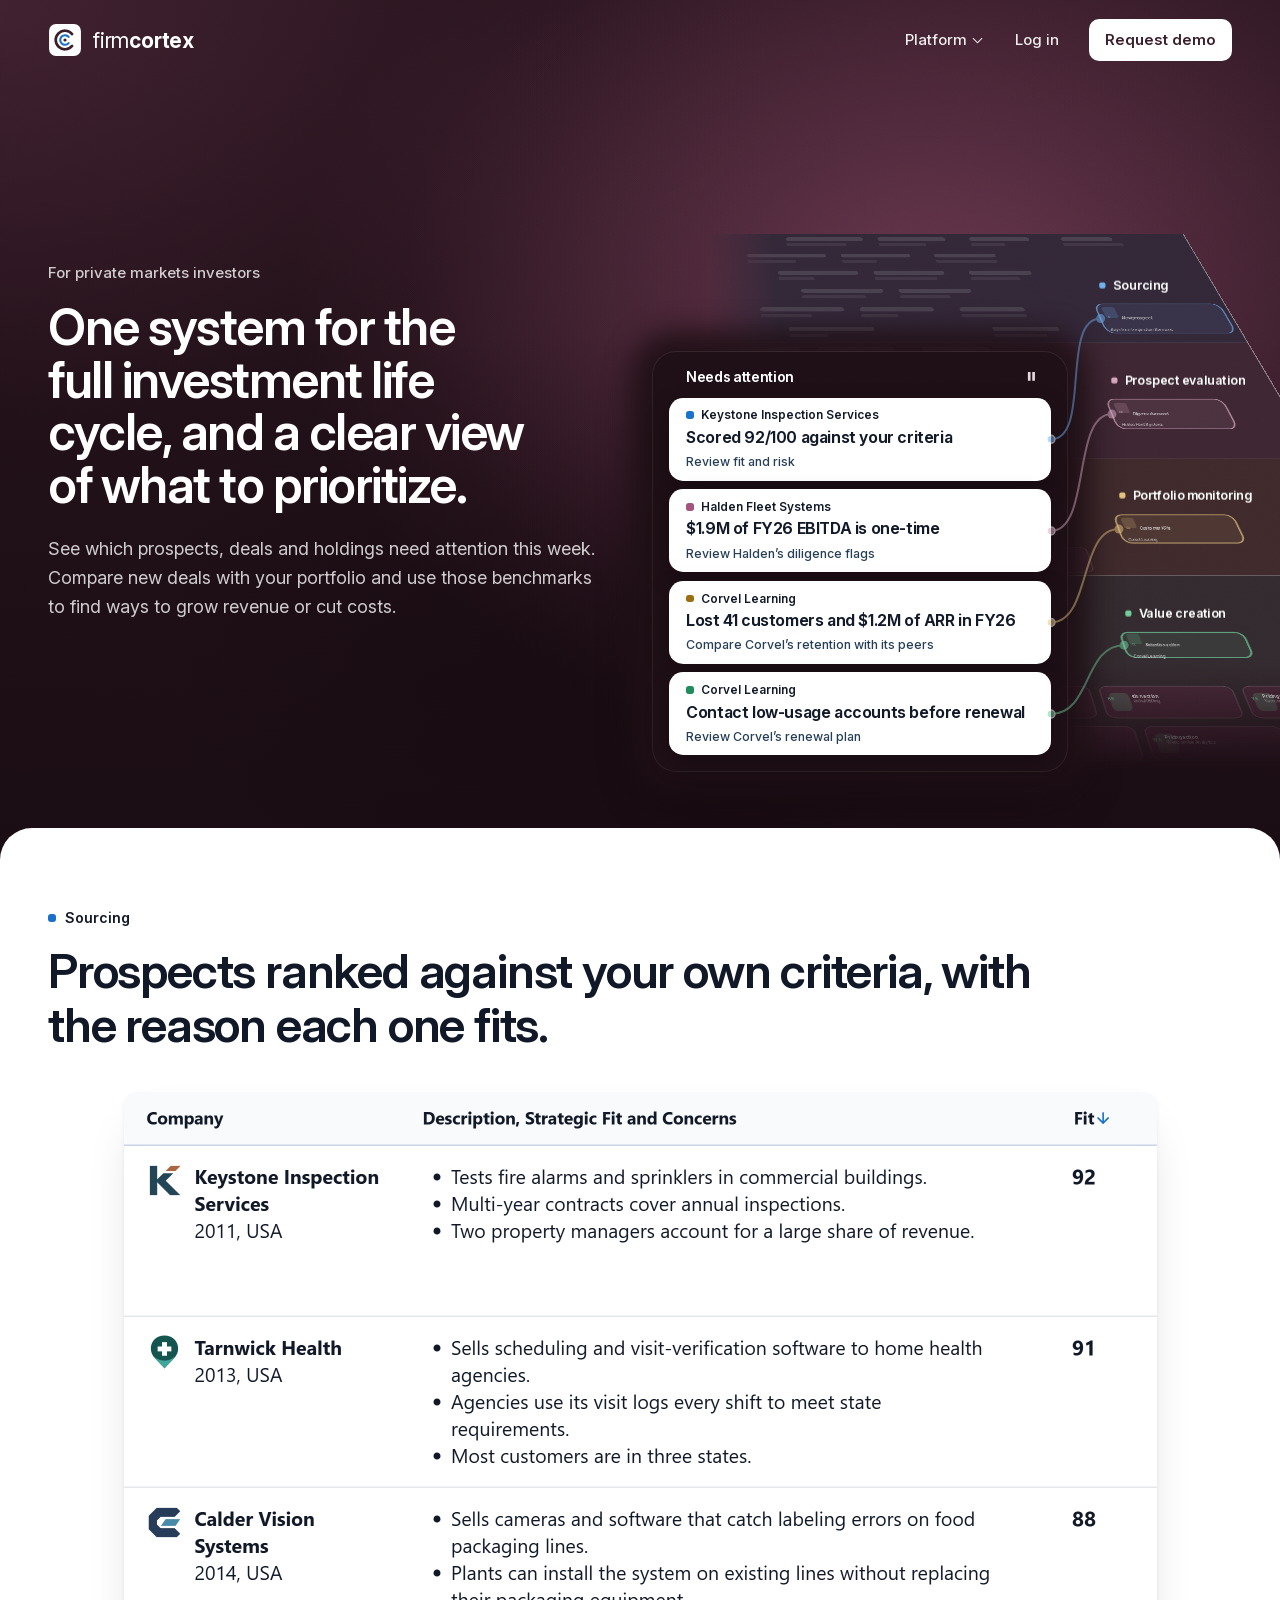
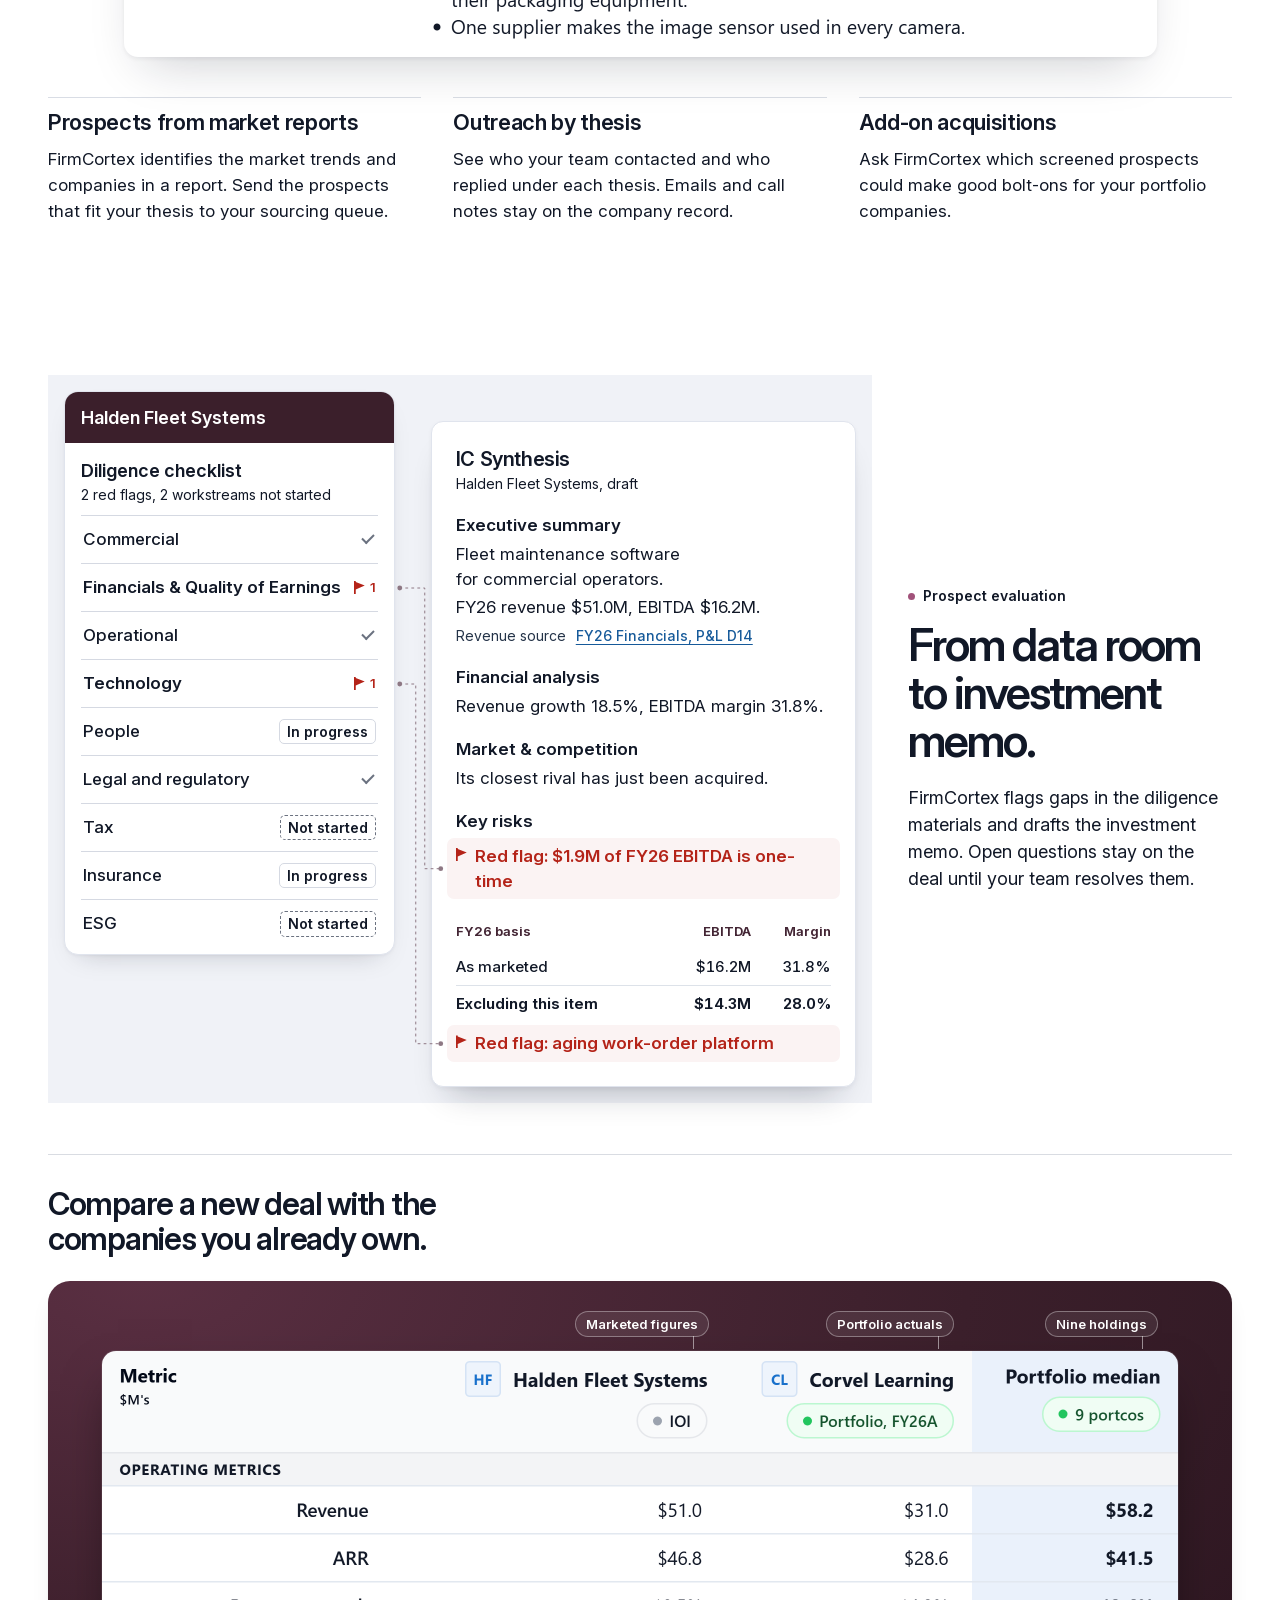
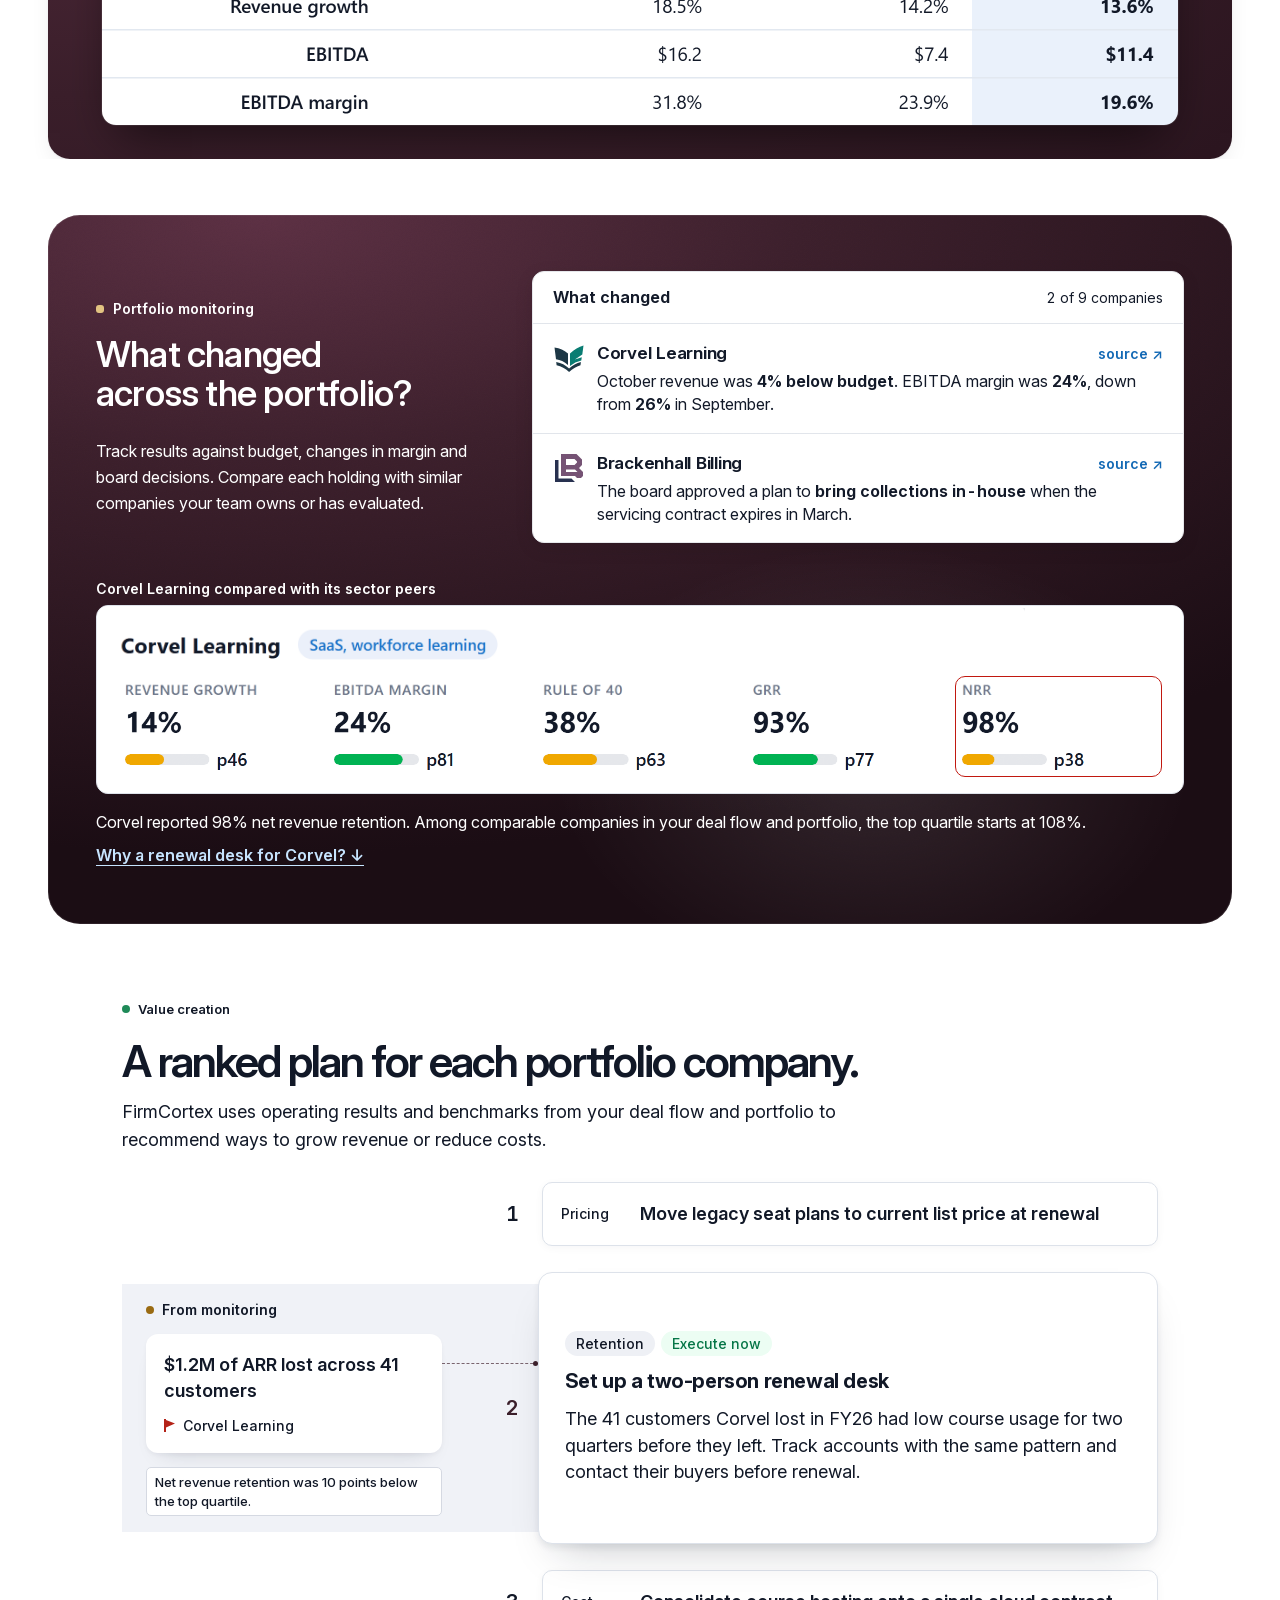
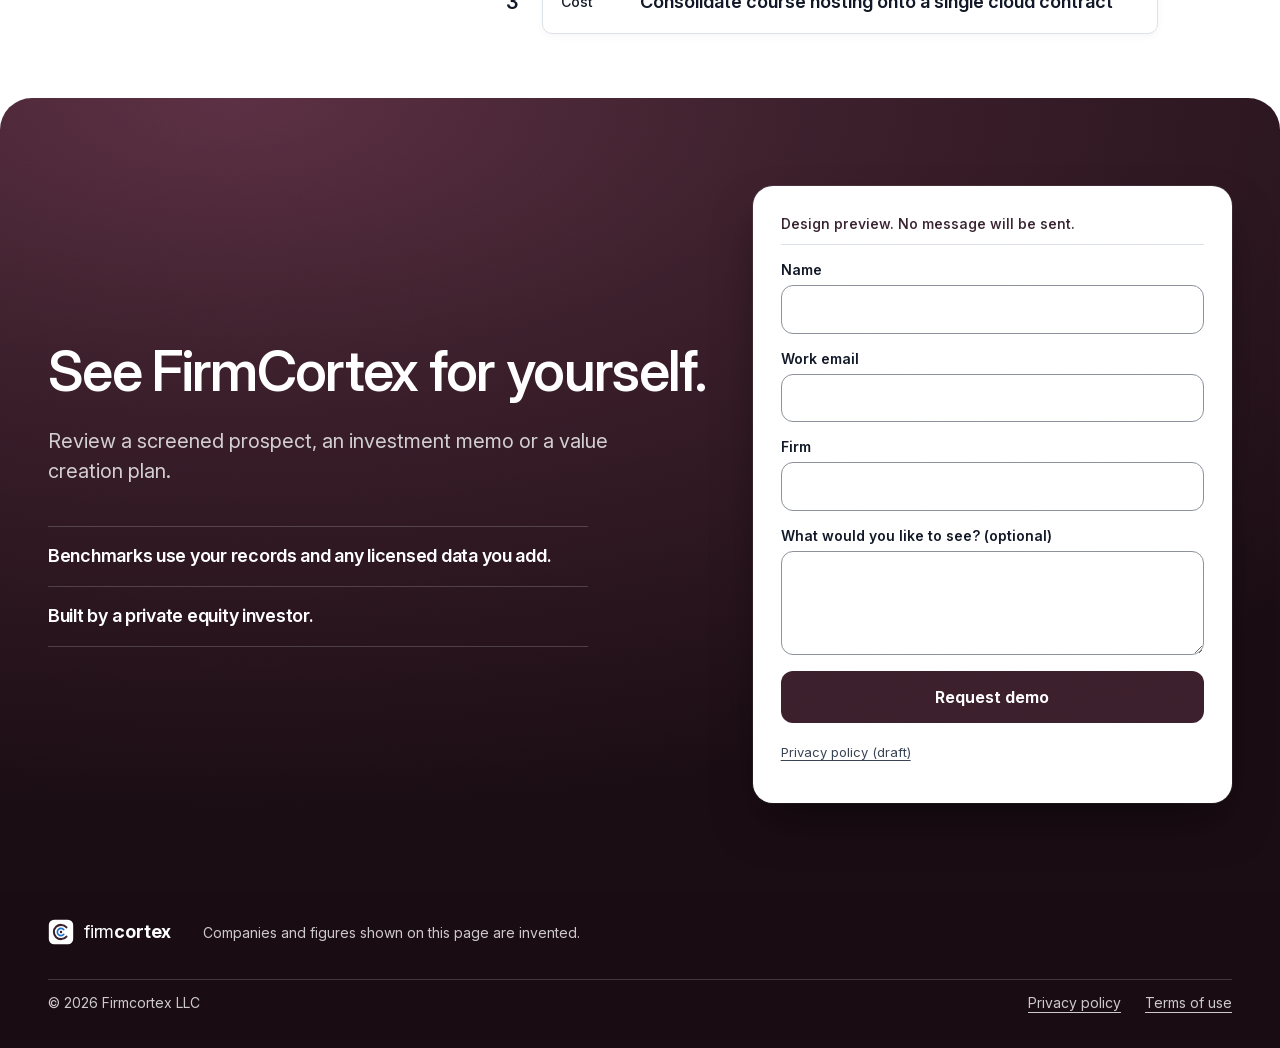
<file: index.html>
<!doctype html>
<html lang="en">
<head>
<meta charset="utf-8">
<meta name="viewport" content="width=device-width, initial-scale=1">
<meta name="robots" content="noindex,nofollow">
<meta name="theme-color" content="#1A0C13">
<title>FirmCortex: one system for the full investment life cycle</title>
<meta name="description" content="Sourcing, prospect evaluation, portfolio monitoring and value creation in one platform. What you learn at one stage sharpens every other, and your team sees what needs attention now.">
<link rel="preload" as="font" href="assets/asset-00.woff2" type="font/woff2" crossorigin media="(min-width:701px)">
<link rel="stylesheet" href="site-header.css">
<style>
@media (max-width:700px) { @font-face { font-family:"Inter"; src:url("assets/asset-00.woff2") format("woff2"); font-weight:100 900; font-display:block; } }
@media (min-width:701px) { @font-face { font-family:"Inter"; src:url("assets/asset-00.woff2") format("woff2"); font-weight:100 900; font-display:swap; } }
:root {
  --plum:#3B1F2B; --plum-ink:#1A0C13; --blue:#1870CB; --blue-soft:#9CC8F5; --grey:#F0F2F7; --ink:#111827; --mute:#374151; --rule:#D5D9E2;
  --text-2:rgba(255,255,255,.78); --line:rgba(255,255,255,.2);
  --s0:#6FAEF0; --s1:#D9A9C2; --s2:#6FCB9B; --s3:#E2C27E;           /* stage colours on dark */
  --d0:#1870CB; --d1:#A1527A; --d2:#1F8A58; --d3:#9A6B12;           /* the same stages on light backgrounds */
  --gap:112px;
}
* { box-sizing:border-box; }
html { -webkit-text-size-adjust:100%; scroll-behavior:smooth; }
body { margin:0; background:#fff; color:var(--ink); font-family:"Inter", system-ui, "Segoe UI", sans-serif; font-size:18px; line-height:1.6; -webkit-font-smoothing:antialiased; }
a { color:inherit; }
img { max-width:100%; }
:focus-visible { outline:2px solid var(--blue); outline-offset:3px; border-radius:6px; }
.dark :focus-visible { outline-color:var(--blue-soft); }
.dark .form :focus-visible, .dark .nav.open a:focus-visible, .dark .nav.open .navbtn:focus-visible { outline-color:var(--blue); }
.sr { position:absolute; width:1px; height:1px; overflow:hidden; clip-path:inset(50%); white-space:nowrap; }
.skip { position:fixed; left:16px; top:-60px; z-index:50; background:#fff; color:var(--ink); padding:10px 14px; border-radius:8px; font-weight:600; text-decoration:none; }
.skip:focus { top:12px; }
.wrap { max-width:1296px; margin:0 auto; padding:0 var(--pad); }
h2 { margin:0; text-wrap:balance; }
.body { text-wrap:pretty; }
p { margin:0; }
section { position:relative; }

/* ---------- 1. Hero ---------- */
.hero { position:relative; overflow:hidden; isolation:isolate; color:#fff; padding-top:80px; background:
    radial-gradient(1000px 720px at 76% 34%, rgba(132,68,98,.5) 0%, rgba(132,68,98,0) 68%),
    radial-gradient(820px 620px at 0% 0%, rgba(84,44,62,.55) 0%, rgba(84,44,62,0) 70%),
    linear-gradient(180deg, #26131C 0%, var(--plum-ink) 100%); }
.grain::before { content:""; position:absolute; inset:0; z-index:5; pointer-events:none; opacity:.1; mix-blend-mode:overlay;
  background-image:url("assets/asset-10.svg"); }
.header { position:fixed; z-index:30; top:0; left:0; right:0; gap:28px; color:#fff; transition:background-color .2s ease, height .2s ease; }
.header.solid { height:62px; background:#1A0C13; box-shadow:0 1px 0 rgba(255,255,255,.12); }
.header.stuck { height:62px; background:#fff; color:var(--ink); box-shadow:0 1px 0 var(--rule), 0 8px 24px rgba(17,24,39,.06); }
.header.stuck .nav a, .header.stuck .navbtn { color:var(--ink); } .header.stuck .demo { background:var(--plum); color:#fff; } .header.stuck .demo:hover { background:#4E2A3A; }
.header.stuck .brand img { box-shadow:0 0 0 1px var(--rule); border-radius:8px; }
.header.stuck .menu { border-color:#6B7280; } .header.stuck .menu span { background:var(--ink); }
.header.stuck :focus-visible { outline-color:var(--blue); }
html { scroll-padding-top:80px; }
section[id] { scroll-margin-top:0; }
.loginnote:empty { display:none; }
.loginnote { position:absolute; top:66px; right:var(--pad); margin:0; padding:10px 14px; border-radius:10px; background:#fff; color:var(--ink); font-size:14px; line-height:1.4; font-weight:550; box-shadow:0 18px 50px rgba(0,0,0,.45); }
.nav { margin-left:auto; display:flex; align-items:center; gap:30px; }
.nav a, .navbtn { font:inherit; font-size:15px; font-weight:500; text-decoration:none; color:rgba(255,255,255,.92); padding:10px 2px; line-height:1.2; background:none; border:0; cursor:pointer; text-align:left; }
.nav a:hover, .navbtn:hover { color:#fff; text-decoration:underline; text-underline-offset:5px; }
.demo { font-size:15px; line-height:1.2; font-weight:600; text-decoration:none; padding:12px 16px; border-radius:10px; background:#fff; color:var(--plum); white-space:nowrap; }
.demo:hover { background:var(--grey); }
.menu { display:none; }

.inner { position:relative; z-index:4; max-width:1296px; margin:0 auto; padding:0 var(--pad); min-height:clamp(620px, calc(100vh - 80px), 780px); display:grid; grid-template-columns:minmax(0, 560px) minmax(0, 1fr); column-gap:40px; align-items:center; }
.copy { padding:24px 0 80px; position:relative; z-index:3; }
.audience { margin:0 0 18px; font-size:15px; line-height:1.4; font-weight:500; color:var(--text-2); }
h1 { margin:0; font-size:clamp(50px, 3.6vw, 52px); line-height:1.05; letter-spacing:-0.03em; font-weight:600; text-wrap:balance; }
.sub { margin:24px 0 0; max-width:33em; font-size:18px; line-height:1.6; color:var(--text-2); text-wrap:pretty; }

/* The picture: a field of everything a fund takes in, running into the distance, with three items lifted towards the viewer. */
.stage { position:absolute; z-index:1; top:-80px; bottom:0; left:max(42%, 624px); right:min(0px, calc((1296px - 100vw) / 2)); overflow:hidden;
  -webkit-mask-image:linear-gradient(90deg, transparent 0, #000 160px), linear-gradient(0deg, transparent 0, #000 130px); -webkit-mask-composite:source-in;
  mask-image:linear-gradient(90deg, transparent 0, #000 160px), linear-gradient(0deg, transparent 0, #000 130px); mask-composite:intersect; }
.floorwrap { position:absolute; inset:80px 0 0 0; perspective:1500px; perspective-origin:28% 6%; }
.floor { position:absolute; left:0; bottom:0; transform-origin:0 100%; }
.floor canvas { display:block; width:100%; height:100%; }
.slot { position:absolute; width:0; height:0; }
.glint { position:absolute; width:214px; height:48px; border-radius:12px; background:linear-gradient(180deg, rgba(255,255,255,.5), rgba(255,255,255,.22)); box-shadow:0 0 0 1px rgba(255,255,255,.8), 0 0 26px rgba(255,255,255,.45); opacity:0; pointer-events:none; }
.glint.go { animation:glint 1.9s ease-out both; }
@keyframes glint { 0% { opacity:0; } 14% { opacity:1; } 100% { opacity:0; } }
.haze { position:absolute; inset:0; pointer-events:none; background:
  radial-gradient(760px 560px at 56% 62%, rgba(255,214,232,.12), rgba(255,214,232,0) 70%),
  linear-gradient(180deg, rgba(26,12,19,.94) 0%, rgba(26,12,19,.7) 12%, rgba(26,12,19,.28) 30%, rgba(26,12,19,0) 50%),
  linear-gradient(0deg, rgba(26,12,19,.92) 0%, rgba(26,12,19,0) 14%); }
.dof { position:absolute; pointer-events:none; }
.dof.far { inset:0 0 44% 0; -webkit-backdrop-filter:blur(3.5px); backdrop-filter:blur(3.5px); -webkit-mask-image:linear-gradient(180deg, #000 30%, transparent 100%); mask-image:linear-gradient(180deg, #000 30%, transparent 100%); }
.dof.near { inset:82% 0 0 0; -webkit-backdrop-filter:blur(5px); backdrop-filter:blur(5px); -webkit-mask-image:linear-gradient(0deg, #000 30%, transparent 100%); mask-image:linear-gradient(0deg, #000 30%, transparent 100%); }
.lines { position:absolute; left:0; top:0; width:100%; height:100%; pointer-events:none; opacity:0; transition:opacity .6s ease; }
.hero.ready .lines { opacity:1; }

/* The few: real text, the largest and sharpest thing in the picture. */
.few { position:relative; z-index:3; justify-self:start; align-self:end; margin:0 0 140px 6px; width:min(100%, 520px); }
.few h2 { margin:0 0 14px; width:fit-content; height:36px; padding:0 14px 0 13px; border-radius:999px; background:var(--plum-ink); border:1px solid rgba(255,255,255,.34); font-size:15px; line-height:1; font-weight:650; letter-spacing:0; color:#fff; display:flex; align-items:center; gap:10px; box-shadow:0 10px 30px rgba(8,2,5,.5); }
.few h2::before { content:""; width:8px; height:8px; border-radius:50%; background:#fff; box-shadow:0 0 0 4px rgba(255,255,255,.18); }
.few ol { list-style:none; margin:0; padding:0; display:grid; gap:12px; }
.card { position:relative; display:grid; grid-template-columns:44px 1fr; align-items:center; gap:0 14px; padding:18px 22px 18px 18px; border-radius:16px; background:#fff; color:var(--ink);
  box-shadow:0 34px 70px rgba(8,2,5,.62), 0 6px 16px rgba(8,2,5,.4); transform-origin:0 50%; }
.card:nth-child(2) { margin-left:28px; } .card:nth-child(2) .why { font-size:18px; }
.card:nth-child(3) { margin-left:56px; } .card:nth-child(3) .why { font-size:17px; }
.card .n { grid-row:1 / span 3; font-size:34px; line-height:1; font-weight:650; letter-spacing:-0.04em; color:var(--plum); text-align:center; }
.card .why { text-wrap:balance; font-size:19px; line-height:24px; font-weight:650; letter-spacing:-0.015em; }
.card .who { margin-top:3px; font-size:13.5px; line-height:18px; color:var(--mute); display:flex; align-items:center; gap:0 8px; flex-wrap:wrap; }
.card .who i { width:9px; height:9px; border-radius:3px; background:var(--c); display:block; }
.card .who b { font-weight:600; color:var(--ink); }
.card .next { grid-column:2; margin-top:10px; font-size:14px; line-height:20px; font-weight:600; color:var(--blue); }
.card.off .next { color:#33202A; }

.lit { position:absolute; z-index:3; right:var(--pad); bottom:86px; margin:0; max-width:min(640px, 52%); padding:7px 14px; border-radius:14px; background:var(--plum-ink); border:1px solid rgba(255,255,255,.2); font-size:13px; line-height:1.4; color:#fff; text-align:right; box-shadow:0 10px 30px rgba(8,2,5,.5); }
/* An item from another stage steps back: a solid, quieter card, never see-through, so nothing shows through its words. */
.card { transition:background-color .3s ease; } .card.off { background:#A3959C; box-shadow:0 12px 26px rgba(8,2,5,.45); } .card.off .who { color:#33202A; }
.key { position:absolute; z-index:3; right:var(--pad); bottom:26px; display:flex; flex-wrap:nowrap; justify-content:flex-end; align-items:center; gap:6px; padding:6px 6px 6px 16px; border-radius:999px; background:var(--plum-ink); border:1px solid rgba(255,255,255,.2); box-shadow:0 10px 30px rgba(8,2,5,.5); }
.hint { font-size:13px; line-height:1.2; color:var(--text-2); margin-right:4px; }
.stagebtn, .pause { font:inherit; font-size:13px; line-height:1; font-weight:550; color:#fff; background:rgba(255,255,255,.07); border:1px solid var(--line); border-radius:999px; height:36px; padding:0 12px 0 10px; display:inline-flex; align-items:center; gap:7px; cursor:pointer; }
.stagebtn:hover, .pause:hover { background:rgba(255,255,255,.16); }
.stagebtn i { width:9px; height:9px; border-radius:3px; background:var(--c); display:block; }
.stagebtn[aria-pressed="true"] { background:#fff; color:var(--ink); border-color:#fff; }
.pause { width:36px; padding:0; justify-content:center; }
.pause svg { width:10px; height:10px; display:block; fill:currentColor; }

@media (prefers-reduced-motion: no-preference) and (min-width:901px) {
  .card { animation:lift .9s cubic-bezier(.2,.7,.2,1) both; }
  .card:nth-child(1) { animation-delay:.25s; } .card:nth-child(2) { animation-delay:.45s; } .card:nth-child(3) { animation-delay:.65s; }
  .few h2 { animation:rise .6s ease both; animation-delay:.1s; }
  @keyframes lift { from { opacity:0; transform:translate(150px, -70px) scale(.42); } }
  @keyframes rise { from { opacity:0; } }
  .hero.still .card, .hero.still .few h2 { animation:none; }
}

/* =====================================================================
   Lower page. Built from DESIGN.md: a light page with three dark moments
   (hero into section 3, the inset stage in section 6, the closing band).
   ===================================================================== */
:root { --shadow-card:0 1px 2px rgba(17,24,39,.06), 0 12px 32px -8px rgba(17,24,39,.12); --shadow-lit:0 24px 48px -12px rgba(0,0,0,.55), 0 0 0 1px rgba(255,255,255,.08); --flag:#B42318; --soft:#6B7280; --edge:#E1E5EE; }
.sec { position:relative; background:#fff; padding:96px 0; }
.g12 { display:grid; grid-template-columns:repeat(12, minmax(0, 1fr)); column-gap:24px; }
h2 { font-size:clamp(32px, 4.4vw, 44px); line-height:1.09; letter-spacing:-0.022em; font-weight:560; }
h2 .soft { color:inherit; }
.body { margin-top:24px; max-width:none; font-size:18px; line-height:28px; color:var(--mute); }
.dark .body { color:var(--text-2); }
.label { display:flex; align-items:center; gap:9px; margin:0 0 16px; font-size:14px; line-height:20px; font-weight:600; color:var(--ink); }
.label i { width:8px; height:8px; border-radius:3px; background:var(--c); display:block; flex:none; }
.dark .label { color:#fff; }
.panel { position:relative; overflow:hidden; background:var(--grey); border:1px solid var(--edge); border-radius:32px; }
.crop { display:block; max-width:none; height:auto; background:#fff; border-radius:12px; box-shadow:var(--shadow-card); }
.chip { display:inline-flex; align-items:center; gap:8px; height:36px; padding:0 12px 0 8px; border-radius:8px; background:#fff; border:1px solid var(--rule); font-size:13px; line-height:1; font-weight:600; color:var(--ink); white-space:nowrap; }
.chip i, .mono { flex:none; width:20px; height:20px; border-radius:5px; display:grid; place-items:center; font-style:normal; font-size:9.5px; line-height:1; font-weight:650; background:#E8F1FB; color:var(--blue); }
.dotline { border-top:1px dashed rgba(59,31,43,.38); }

/* ---------- 3. Several systems into one: the dark act continues from the hero ---------- */
.s3 { position:relative; isolation:isolate; overflow:hidden; color:#fff; background:var(--plum-ink); padding:88px 0 112px; }
.s3 .head h2 { grid-column:1 / 7; }
.s3 .head .body { grid-column:7 / 13; margin-top:4px; }
.scene3 { --k:1; position:relative; margin-top:40px; display:grid; grid-template-columns:calc(640px * var(--k)) minmax(40px, 1fr) 420px; align-items:center; }
.scene3::before { content:""; position:absolute; right:-80px; top:50%; width:640px; height:520px; transform:translateY(-50%); background:radial-gradient(closest-side, rgba(255,255,255,.1), rgba(255,255,255,0)); pointer-events:none; }
.arts { position:relative; width:calc(640px * var(--k)); height:calc(440px * var(--k)); }
.artbox { position:absolute; left:0; top:0; width:640px; height:440px; transform:scale(var(--k)); transform-origin:0 0; }
/* three real-looking places a company lives today: a tracker, a mailbox, a data-room folder */
.art { position:absolute; display:flex; flex-direction:column; padding:14px 16px 13px; border-radius:12px; background:#2E1D25; border:1px solid rgba(255,255,255,.22); box-shadow:0 20px 40px -16px rgba(0,0,0,.6); }
.art .tool { font-size:calc(12px / var(--k)); line-height:1.35; font-weight:600; color:rgba(255,255,255,.66); }
.art .capt { margin-top:10px; font-size:calc(12px / var(--k)); line-height:1.35; font-weight:500; color:rgba(255,255,255,.66); }
.art .rows { margin-top:10px; display:grid; }
.art .hl { display:flex; align-items:center; gap:8px; font-size:calc(12.5px / var(--k)); line-height:1.3; font-weight:600; color:#fff; white-space:nowrap; }
.art .hl i { flex:none; width:18px; height:18px; border-radius:5px; display:grid; place-items:center; font-style:normal; font-size:8.5px; font-weight:650; color:#BFE9D2; background:rgba(111,203,155,.24); }
.art.sheet { left:0; top:98px; width:350px; transform:rotate(-4deg); }
.sheet .rows { border:1px solid rgba(255,255,255,.16); border-radius:5px; overflow:hidden; background:repeating-linear-gradient(90deg, transparent 0 82px, rgba(255,255,255,.1) 82px 83px); }
.sheet .rows > b { height:25px; border-bottom:1px solid rgba(255,255,255,.1); }
.sheet .rows > b:first-child { background:rgba(111,203,155,.2); }
.sheet .rows > b:last-child { border-bottom:0; }
.sheet .hl { height:26px; padding:0 8px; background:rgba(255,255,255,.16); border-bottom:1px solid rgba(255,255,255,.1); }
.art.mail { left:310px; top:8px; width:310px; transform:rotate(3deg); }
.mail .rows { gap:6px; }
.mail .rows > b { height:30px; border-radius:6px; background:
  radial-gradient(circle at 15px 50%, rgba(255,255,255,.3) 0 8px, transparent 8.5px),
  linear-gradient(rgba(255,255,255,.2), rgba(255,255,255,.2)) 34px 9px / 44% 4px no-repeat,
  linear-gradient(rgba(255,255,255,.12), rgba(255,255,255,.12)) 34px 18px / 62% 4px no-repeat; }
.mail .hl { height:32px; padding:0 8px 0 7px; border-radius:6px; background:rgba(255,255,255,.16); }
.art.folder { left:268px; top:252px; width:310px; transform:rotate(-2deg); }
.art.folder::before { content:""; position:absolute; left:14px; top:-13px; width:96px; height:13px; border-radius:8px 8px 0 0; background:#2E1D25; border:1px solid rgba(255,255,255,.22); border-bottom:0; }
.folder .rows { gap:4px; }
.folder .rows > b { height:26px; background:
  linear-gradient(var(--f), var(--f)) 7px 6px / 11px 14px no-repeat,
  linear-gradient(rgba(255,255,255,.2), rgba(255,255,255,.2)) 28px 11px / 50% 4px no-repeat; opacity:.85; }
.folder .hl { height:28px; padding:0 8px 0 4px; border-radius:6px; background:rgba(255,255,255,.16); }
.wires3 { position:absolute; inset:0; width:100%; height:100%; pointer-events:none; overflow:visible; }
.one { position:relative; grid-column:3; background:#fff; color:var(--ink); border-radius:16px; padding:22px 24px; box-shadow:var(--shadow-lit); }
.one .co { display:flex; align-items:center; gap:12px; font-size:22px; line-height:28px; letter-spacing:-0.015em; font-weight:600; }
.one .co i { flex:none; width:32px; height:32px; border-radius:8px; display:grid; place-items:center; font-style:normal; font-size:12px; font-weight:650; color:var(--d2); background:rgba(31,138,88,.14); }
.one ul { list-style:none; margin:18px 0 0; padding:18px 0 0; border-top:1px solid var(--rule); display:grid; grid-template-columns:1fr 1fr; gap:12px 16px; }
.one li { display:flex; align-items:center; gap:9px; font-size:14px; line-height:20px; font-weight:600; }
.one li i { width:8px; height:8px; border-radius:3px; background:var(--c); flex:none; }
.one .attn { margin:18px 0 0; padding:16px 0 0; border-top:1px solid var(--rule); display:grid; gap:4px; }
.one .attn span { display:flex; align-items:center; gap:8px; font-size:12.5px; line-height:18px; font-weight:600; color:var(--mute); }
.one .attn span::before { content:""; width:7px; height:7px; border-radius:50%; background:var(--plum); }
.one .attn b { font-size:18px; line-height:24px; letter-spacing:-0.012em; font-weight:600; }
.vline { display:none; }

/* ---------- 2. Everything about a company in one place: the showpiece ---------- */
.s2 { border-radius:32px 32px 0 0; margin-top:-32px; padding:104px 0 96px; }
.s2 .head { max-width:860px; margin:0 auto; text-align:center; }
.s2 .head .body { max-width:640px; margin-left:auto; margin-right:auto; }
.trackp { margin-top:48px; padding:40px 48px 48px; }
.thead { display:flex; flex-wrap:wrap; align-items:baseline; justify-content:space-between; gap:6px 32px; }
.carry { margin:0; font-size:26px; line-height:32px; letter-spacing:-0.02em; font-weight:600; color:var(--plum); }
.follow { margin:0; font-size:14px; line-height:20px; color:var(--mute); }
.duo { margin-top:28px; display:grid; grid-template-columns:440px minmax(0, 1fr); column-gap:24px; align-items:stretch; }
/* left: one company, named once, its four stages as a chain; what is carried forward sits on each boundary */
.tcard2 { background:#fff; border-radius:20px; box-shadow:var(--shadow-card); display:flex; flex-direction:column; overflow:hidden; }
.cohead { margin:0; padding:20px 24px 18px; border-bottom:1px solid var(--edge); }
.cohead b { display:flex; align-items:center; gap:12px; font-size:24px; line-height:30px; letter-spacing:-0.018em; font-weight:600; }
.cohead span { display:block; margin:6px 0 0 44px; font-size:13.5px; line-height:20px; color:var(--mute); }
.cohead i { flex:none; width:32px; height:32px; border-radius:8px; display:grid; place-items:center; font-style:normal; font-size:12px; font-weight:650; color:var(--blue); background:#E8F1FB; }
.track { position:relative; z-index:0; list-style:none; margin:0; padding:0; flex:1; display:flex; flex-direction:column; }
.stop { flex:1; padding:19px 24px 25px; }
.stop .lab { display:flex; align-items:center; gap:8px; font-size:14px; line-height:20px; font-weight:600; }
.stop .lab i { width:8px; height:8px; border-radius:3px; background:var(--c); display:block; }
.stop b { display:block; margin-top:6px; font-size:22px; line-height:28px; letter-spacing:-0.016em; font-weight:600; }
.pass { position:relative; z-index:1; align-self:flex-start; margin:-15px 0 -15px 24px; max-width:calc(100% - 48px); min-height:30px; padding:6px 13px; border-radius:15px; border:1px solid var(--rule); background:#fff; font-size:13px; line-height:16px; font-weight:600; color:var(--plum); }
.pass::before { content:""; position:absolute; left:-25px; right:-2000px; top:50%; border-top:1px solid var(--edge); z-index:-1; }
.pass .pre { margin-right:5px; color:var(--mute); }
.pass + .stop { padding-top:29px; }
.loop { margin:0; padding:15px 24px 17px; border-top:1px solid var(--edge); font-size:13.5px; line-height:20px; color:var(--mute); }
/* right: one small part of the product, lit, on a shape of the brand's own plum */
.shape { position:relative; margin:0 -48px -48px 0; padding:36px 0 0 40px; border-radius:24px 0 0 0; overflow:hidden; display:flex; flex-direction:column; color:#fff;
  background:radial-gradient(120% 100% at 14% 0%, #5A2F42, #3B1F2B 58%, #2C1620); }
.capn { margin:auto 40px 0 0; max-width:400px; font-size:28px; line-height:34px; letter-spacing:-0.02em; font-weight:560; }
.capsub { margin:10px 40px 24px 0; max-width:400px; font-size:15px; line-height:22px; color:rgba(255,255,255,.78); }
.cmp { position:relative; margin:auto 0 0; padding-top:42px; }
.cmp .crop { width:100%; border-radius:12px 0 0 0; box-shadow:var(--shadow-lit); }
.tag { position:absolute; top:6px; display:inline-flex; align-items:center; white-space:nowrap; font-size:13.5px; line-height:20px; font-weight:600; color:#fff; }
.tag.deal { left:21.4%; } .tag.held { left:64.2%; color:rgba(255,255,255,.82); }
.tagbar { position:absolute; top:34px; height:3px; border-radius:2px; background:#fff; }
.tagbar.deal { left:21.4%; width:42%; } .tagbar.held { left:64.2%; width:33%; background:rgba(255,255,255,.45); }

/* ---------- DRAFT, section 2 picture: rising steps. Each stage adds what it learns to what is already known ---------- */
.flowp { margin-top:48px; padding:48px 48px 0; }
.fhead { position:absolute; left:48px; top:48px; width:470px; }
.fhead .carry { font-size:28px; line-height:34px; text-wrap:balance; }
.fco { margin:20px 0 0; display:flex; flex-wrap:wrap; align-items:center; gap:2px 10px; font-size:14px; line-height:20px; color:var(--mute); }
.fco i { flex:none; width:32px; height:32px; border-radius:8px; display:grid; place-items:center; font-style:normal; font-size:12px; font-weight:650; color:var(--blue); background:#fff; box-shadow:var(--shadow-card); }
.fco b { font-size:17px; line-height:24px; font-weight:600; color:var(--ink); }
.flow { list-style:none; margin:64px 0 0; padding:0; display:grid; grid-template-columns:repeat(4, minmax(0, 1fr)); column-gap:44px; align-items:end; }
.fst { position:relative; }
.fst .lab { margin:0 0 12px 2px; display:flex; align-items:center; gap:8px; font-size:14px; line-height:20px; font-weight:600; }
.fst .lab i { width:8px; height:8px; border-radius:3px; background:var(--c); display:block; }
.fcard { background:#fff; border-radius:16px; box-shadow:var(--shadow-card); padding:20px; }
.fk { margin:0; font-size:12px; line-height:16px; font-weight:500; color:var(--mute); }
.fk.on { margin-top:16px; }
.fcard b { display:block; margin-top:6px; min-height:78px; text-wrap:balance; font-size:20px; line-height:26px; letter-spacing:-0.016em; font-weight:600; }
.fgot { list-style:none; margin:8px 0 0; padding:0; display:grid; gap:8px; }
.fgot li { display:flex; align-items:center; gap:9px; height:36px; padding:0 12px; border-radius:8px; background:var(--grey); font-size:13px; line-height:18px; font-weight:600; color:var(--ink); white-space:nowrap; }
.fgot li i { flex:none; width:8px; height:8px; border-radius:3px; background:var(--c); display:block; }
/* the hand-over: a dotted line from each card to its row in the next card */
.fst:not(:last-child)::after { content:""; position:absolute; left:calc(100% - 4px); bottom:34.5px; z-index:1; width:52px; height:7px; background:radial-gradient(circle at 3.5px 50%, #3B1F2B 3.4px, transparent 3.9px), radial-gradient(circle at calc(100% - 3.5px) 50%, #3B1F2B 3.4px, transparent 3.9px), repeating-linear-gradient(90deg, rgba(59,31,43,.6) 0 3px, transparent 3px 7px) 0 50% / 100% 1.5px no-repeat; }
.fst:nth-child(2)::after { bottom:78.5px; } .fst:nth-child(3)::after { bottom:122.5px; }
.fback { position:relative; margin:56px -48px 0; padding:0 0 0 48px; display:grid; grid-template-columns:minmax(0, 392px) minmax(0, 1fr); column-gap:56px; color:#fff; background:radial-gradient(120% 150% at 8% 0%, #5A2F42, #3B1F2B 58%, #2C1620); }
.ftag { position:absolute; left:48px; top:-18px; margin:0; height:36px; padding:0 14px 0 12px; border-radius:999px; background:#1A0C13; border:1px solid rgba(255,255,255,.34); display:inline-flex; align-items:center; gap:9px; font-size:14px; line-height:1; font-weight:600; color:#fff; white-space:nowrap; }
.ftag::before { content:""; flex:none; width:16px; height:16px; background:url("assets/asset-11.svg") center / 16px no-repeat; }
.fwords { align-self:center; padding:64px 0 56px; }
.fback .capn { margin:0; max-width:none; }
.fback .capsub { margin:12px 0 0; max-width:none; color:rgba(255,255,255,.78); }
.fback .cmp { align-self:end; margin:0; padding-top:78px; }
.fback .tag { top:42px; } .fback .tagbar { top:70px; }
@media (max-width:1100px) {
  .flowp { padding:36px 32px 0; }
  .fhead { position:static; width:auto; }
  .flow { margin-top:32px; grid-template-columns:minmax(0, 560px); row-gap:44px; }
  .fcard b { min-height:0; }
  .fst:not(:last-child)::after, .fst:nth-child(n):not(:last-child)::after { left:28px; top:calc(100% + 6px); bottom:auto; width:7px; height:32px; background:radial-gradient(circle at 50% 3.5px, #3B1F2B 3.4px, transparent 3.9px), radial-gradient(circle at 50% calc(100% - 3.5px), #3B1F2B 3.4px, transparent 3.9px), repeating-linear-gradient(180deg, rgba(59,31,43,.6) 0 3px, transparent 3px 7px) 50% 0 / 1.5px 100% no-repeat; }
  .fback { margin:48px -32px 0; padding:0 32px; grid-template-columns:minmax(0, 1fr); }
  .ftag { left:32px; }
  .fwords { padding:52px 0 0; } .fback .cmp { padding-top:60px; } .fback .tag { top:24px; } .fback .tagbar { top:52px; } .fback .cmp .crop { border-radius:12px 12px 0 0; }
}
@media (max-width:760px) {
  .flowp { margin-top:36px; padding:28px 16px 0; border-radius:24px; }
  .fhead .carry { font-size:24px; line-height:30px; }
  .fco { display:grid; grid-template-columns:32px 1fr; column-gap:12px; } .fco i { grid-row:1 / span 2; } .fco span { grid-column:2; }
  .flow { margin-top:28px; }
  .fback { margin:44px -16px 0; padding:0 20px; }
  .ftag { left:16px; font-size:13px; }
  .fwords { padding:44px 0 32px; }
}

/* ---------- DRAFT round 6 ---------- */
.s3[hidden] { display:none; }
.taken { margin:0 0 10px 4px; font-size:13.5px; line-height:20px; font-weight:600; color:rgba(255,255,255,.82); }
.few .card { grid-template-columns:minmax(0, 1fr); padding-left:22px; }
.card .who, .card .why, .card .next { grid-column:1; }
.card .who { margin:0 0 4px; }
.card .next { margin-top:8px; }
/* the stage buttons answered a question nobody asked; the picture is still, so it needs no pause control */
.key, .lit, .glint { display:none !important; }
.few { margin-bottom:104px; }
.fhead { width:auto; }
.fco { margin:0; }
.trust { list-style:none; margin:40px auto 0; padding:0; max-width:880px; display:grid; grid-template-columns:repeat(2, minmax(0, 1fr)); gap:24px; text-align:left; }
.trust li { padding:24px 28px 26px; background:var(--grey); border:1px solid var(--edge); border-radius:20px; }
.trust b { display:block; font-size:20px; line-height:26px; letter-spacing:-0.015em; font-weight:600; }
.trust span { display:block; margin-top:8px; font-size:15px; line-height:23px; color:var(--mute); }
@media (min-width:1101px) { .flow { margin-top:20px; } }
@media (max-width:900px) { .few { margin-bottom:40px; } }
@media (max-width:760px) { .few h2 { height:auto; min-height:36px; padding:9px 16px 9px 13px; line-height:1.25; text-wrap:balance; border-radius:20px; } .trust { grid-template-columns:minmax(0, 1fr); gap:16px; } .trust li { padding:20px 20px 22px; border-radius:16px; } }

/* ---------- 4. Sourcing: one wide product tile, three text tiles ---------- */
.s4 .head .label { grid-column:1 / 8; }
.s4 .head h2 { grid-column:1 / 8; }
.s4 .head .body { grid-column:8 / 13; margin-top:0; align-self:end; }
/* the ranked list fills its tile: rank numerals in the gutter, the product crop to the right edge */
.tile-a { --ps:1; margin-top:48px; padding-top:56px; display:grid; grid-template-columns:181px minmax(0, 1fr); }
.ranks { list-style:none; margin:0; padding:0; display:grid; grid-template-rows:48fr 131fr 131fr 131fr; }
.ranks li { display:grid; place-items:center; font-size:48px; line-height:1; letter-spacing:-0.04em; font-weight:500; color:var(--plum); font-variant-numeric:tabular-nums; }
.ranks li:nth-child(1) { grid-row:2; } .ranks li:nth-child(2) { grid-row:3; } .ranks li:nth-child(3) { grid-row:4; }
.tile-a .crop { width:100%; border-radius:12px 0 0 0; }
.tiles { margin:24px 0 0; padding:0; list-style:none; display:grid; grid-template-columns:repeat(3, minmax(0, 1fr)); gap:24px; }
.tile { display:flex; flex-direction:column; min-height:248px; padding:28px; background:var(--grey); border:1px solid var(--edge); border-radius:20px; }
.tile h3 { margin:0; font-size:22px; line-height:28px; letter-spacing:-0.015em; font-weight:600; }
.tile p { margin:8px 0 0; font-size:15px; line-height:23px; color:var(--mute); }
.tile .chips { margin-top:auto; padding-top:20px; display:flex; flex-wrap:wrap; align-items:center; gap:8px; }
.tile .chips .cap { flex-basis:100%; margin:0; font-size:12.5px; line-height:18px; font-weight:600; color:var(--mute); }
/* small specimens, drawn as tags so they cannot be taken for buttons */
.tag2 { display:inline-flex; align-items:center; gap:7px; height:30px; padding:0 10px; border-radius:6px; background:#fff; border:1px solid var(--rule); font-size:13px; line-height:1; font-weight:600; color:var(--ink); white-space:nowrap; }
.tag2 i { flex:none; width:18px; height:18px; border-radius:5px; display:grid; place-items:center; font-style:normal; font-size:8.5px; font-weight:650; background:#E8F1FB; color:var(--blue); }
.tag2.dash { border-style:dashed; border-color:#6B7280; background:transparent; color:var(--mute); }
.plus { font-size:15px; font-weight:600; color:var(--soft); }
.joined { display:inline-flex; align-items:center; gap:8px; white-space:nowrap; }

/* ---------- 5. Prospect evaluation: the deal file, drawn ---------- */
.s5 .draw { grid-column:1 / 8; position:relative; }
.s5 .words { grid-column:8 / 13; align-self:center; }
.s5 .words .body { max-width:440px; }
.dealfile { position:relative; margin:0; height:500px; width:684px; }
.cover { position:absolute; left:0; top:0; width:108px; height:500px; border-radius:12px 0 0 12px; background:var(--plum); color:#fff; padding:20px 14px; box-shadow:0 20px 40px -18px rgba(17,24,39,.5); }
.cover b { display:block; font-size:16px; line-height:21px; font-weight:600; }
.cover span { display:block; margin-top:8px; font-size:12px; line-height:16px; color:rgba(255,255,255,.72); }
.tabs { position:absolute; left:108px; top:20px; list-style:none; margin:0; padding:0; display:grid; gap:8px; }
.tabs li { position:relative; width:280px; height:44px; padding:0 40px 0 18px; display:flex; align-items:center; font-size:14.5px; line-height:18px; font-weight:550; color:var(--ink); background:#fff; border:1px solid var(--rule); border-left:0; border-radius:0 10px 10px 0; box-shadow:0 1px 2px rgba(17,24,39,.05); }
.tabs li.flag { width:296px; }
.tabs li.gap { background:transparent; border:1.5px dashed #6B7280; border-left:0; color:var(--mute); font-weight:500; box-shadow:none; }
.flagmark, .tabs li.flag::after { content:""; position:absolute; right:14px; top:50%; width:14px; height:18px; margin-top:-9px;
  background:linear-gradient(var(--flag), var(--flag)) 0 0 / 2px 100% no-repeat, linear-gradient(var(--flag), var(--flag)) 2px 1px / 11px 9px no-repeat; clip-path:polygon(0 0, 2px 0, 2px 1px, 100% 5.5px, 2px 10px, 2px 100%, 0 100%); }
.memo { position:absolute; left:446px; top:112px; width:236px; border-radius:16px; background:#fff; padding:22px 20px; box-shadow:var(--shadow-card); border:1px solid var(--edge); }
.memo b { display:block; font-size:16px; line-height:21px; font-weight:600; }
.memo > span { display:block; margin-top:2px; font-size:13px; line-height:18px; color:var(--soft); }
.memo ul { list-style:none; margin:18px 0 0; padding:0; display:grid; gap:10px; }
.memo li { position:relative; padding-left:24px; font-size:13.5px; line-height:18px; font-weight:600; }
.memo li .flagmark { right:auto; left:0; }
.memo .open { margin-top:12px; font-size:12px; line-height:16px; font-weight:600; color:var(--flag); }
.memo .rules { margin-top:18px; height:74px; background:
  linear-gradient(#D5D9E2, #D5D9E2) 0 0 / 100% 4px no-repeat, linear-gradient(#D5D9E2, #D5D9E2) 0 18px / 86% 4px no-repeat,
  linear-gradient(#D5D9E2, #D5D9E2) 0 36px / 94% 4px no-repeat, linear-gradient(#D5D9E2, #D5D9E2) 0 54px / 60% 4px no-repeat, linear-gradient(#D5D9E2, #D5D9E2) 0 70px / 78% 4px no-repeat; }
.wires5 { position:absolute; inset:0; width:100%; height:100%; pointer-events:none; overflow:visible; }
.legend { margin:28px 0 0 108px; display:flex; flex-wrap:wrap; gap:8px 26px; font-size:14px; line-height:20px; color:var(--mute); }
.legend span { display:inline-flex; align-items:center; gap:9px; position:relative; }
.legend .k-gap { width:26px; height:14px; border:1.5px dashed #6B7280; border-radius:4px; }
.legend .k-flag { position:relative; width:14px; height:18px; }
.legend .k-flag .flagmark { right:auto; left:0; }

/* ---------- 6. Portfolio monitoring: the inset dark stage ---------- */
.s6 { padding:48px 0; }
.stage6 { position:relative; isolation:isolate; overflow:hidden; border-radius:32px; color:#fff; padding:64px; display:grid; grid-template-columns:minmax(0, 400px) minmax(0, 600px); justify-content:space-between; column-gap:56px; align-items:center;
  background:radial-gradient(120% 90% at 18% 0%, #5A2F42, #3B1F2B 38%, #1A0C13); box-shadow:inset 0 0 0 1px rgba(255,255,255,.08); }
.stage6::after { content:""; position:absolute; z-index:-1; right:40px; bottom:-60px; width:640px; height:440px; background:radial-gradient(closest-side, rgba(255,255,255,.1), rgba(255,255,255,0)); pointer-events:none; }
.stage6 h2 { font-size:clamp(30px, 2.8vw, 40px); line-height:1.1; }
.stage6 .body { font-size:16px; line-height:26px; }
.holdings { list-style:none; margin:0; padding:0; display:grid; grid-template-columns:repeat(3, minmax(0, 1fr)); gap:14px 16px; }
.holdings li { min-height:44px; padding:6px 8px 6px 9px; display:flex; align-items:center; gap:8px; border-radius:8px; background:rgba(255,255,255,.06); border:1px solid rgba(255,255,255,.12); font-size:12.5px; line-height:1.25; font-weight:600; }
.holdings li i { flex:none; width:22px; height:22px; border-radius:6px; display:grid; place-items:center; font-style:normal; font-size:10px; font-weight:650; color:#BFE9D2; background:rgba(111,203,155,.22); }
.holdings li.up { border-color:rgba(255,255,255,.6); background:rgba(255,255,255,.12); }
.nine { display:none; }
.raised { margin-top:36px; display:grid; grid-template-columns:repeat(2, minmax(0, 1fr)); column-gap:16px; align-items:start; }
.lcard { background:#fff; color:var(--ink); border-radius:16px; padding:15px 18px 14px; box-shadow:var(--shadow-lit); }
.lcard b { display:block; font-size:18px; line-height:23px; letter-spacing:-0.012em; font-weight:600; }
.lcard span { display:flex; align-items:center; gap:8px; margin-top:4px; font-size:13px; line-height:18px; color:var(--mute); }
.lcard span em { font-style:normal; font-weight:600; color:var(--ink); }
.lcard span i { width:8px; height:8px; border-radius:3px; background:var(--d2); flex:none; }
/* the evidence: one small part of that holding's benchmark, joined to its card */
.evid { grid-column:1; position:relative; padding-top:18px; }
.evid::before { content:""; position:absolute; left:36px; top:1px; height:16px; border-left:1px dashed rgba(255,255,255,.6); }
.evid .crop { width:100%; max-width:304px; border-radius:12px; box-shadow:var(--shadow-lit); }
.evcap { grid-column:1 / -1; margin:10px 0 0; font-size:13px; line-height:18px; font-weight:600; color:rgba(255,255,255,.8); }

/* ---------- 7. Value creation: from what monitoring shows to the action ---------- */
.s7 .head .label { grid-column:1 / 8; }
.s7 .head h2 { grid-column:1 / 12; }
.s7 .head h2 .soft { display:block; }
.s7 .head .body { grid-column:1 / 8; margin-top:20px; }
.shelf { margin-top:48px; padding:40px 64px; display:flex; justify-content:space-between; align-items:center; }
.shelf .cap { margin:0 0 12px; display:flex; align-items:center; gap:8px; font-size:13px; line-height:20px; font-weight:600; color:var(--ink); }
.shelf .cap i { width:8px; height:8px; border-radius:50%; background:var(--c); }
.shelf .from { flex:none; width:360px; }
.shelf .from .lcard { box-shadow:var(--shadow-card); padding:18px 20px 17px; }
.shelf .from .lcard b { font-size:22px; line-height:28px; }
.shelf .from .tag2 { margin-top:12px; }
.shelf .link { flex:1; min-width:40px; position:relative; height:1px; margin:0 6px; border-top:1px dashed rgba(59,31,43,.45); }
.shelf .link::before, .shelf .link::after { content:""; position:absolute; top:-3px; width:5px; height:5px; border-radius:50%; background:var(--plum); }
.shelf .link::before { left:-2px; } .shelf .link::after { right:-2px; }
.shelf .act { flex:none; width:620px; max-width:100%; }
.shelf .act .crop { width:620px; max-width:100%; }
.shelf .act .phonecard { display:none; box-shadow:var(--shadow-card); }
.shelf .later { margin:14px 0 0; display:flex; flex-wrap:wrap; align-items:center; gap:8px; font-size:13px; line-height:20px; font-weight:600; color:var(--mute); }

/* ---------- 8. Source checking: the headline is the picture ---------- */
.s8 { text-align:center; padding:120px 0; }
.s8 .mark { position:relative; height:78px; }
.srctag { position:absolute; left:var(--x, 50%); top:0; transform:translateX(-50%); height:34px; padding:0 14px; display:inline-flex; align-items:center; border-radius:8px; background:var(--plum); color:#fff; font-size:14px; line-height:1; font-weight:600; white-space:nowrap; }
.srcline { position:absolute; left:var(--x, 50%); top:34px; bottom:-2px; width:2px; margin-left:-1px; background:var(--blue); }
.s8 h2 { font-size:clamp(30px, 3.4vw, 48px); line-height:1.12; letter-spacing:-0.03em; max-width:18.5em; margin:0 auto; }
.ring { display:inline-block; white-space:nowrap; padding:0 .16em .04em; margin:0 .08em; border:2px solid var(--blue); border-radius:12px; }
.s8 .body { margin:28px auto 0; max-width:640px; }

/* ---------- 9. Contact: the closing band ---------- */
.s9 { position:relative; isolation:isolate; overflow:hidden; border-radius:32px 32px 0 0; color:#fff; padding:88px 0; background:radial-gradient(120% 90% at 18% 0%, #5A2F42, #3B1F2B 38%, #1A0C13); }
.s9 .words { grid-column:1 / 8; align-self:center; }
.s9 h2 { font-size:clamp(34px, 4.6vw, 56px); line-height:1.07; letter-spacing:-0.03em; }
.s9 .body { font-size:20px; line-height:30px; }
.s9 form { grid-column:8 / 13; }
.s9 .built { margin-top:24px; font-size:16px; line-height:24px; font-weight:600; color:#fff; }
.form { border-radius:20px; background:#fff; color:var(--ink); padding:28px; box-shadow:var(--shadow-lit); display:grid; gap:16px; }
.form label { display:grid; gap:6px; font-size:14px; line-height:1.3; font-weight:600; }
.form input, .form textarea { font:inherit; font-size:16px; line-height:1.4; color:var(--ink); background:#fff; border:1px solid #8A8F99; border-radius:12px; padding:12px; width:100%; }
.form textarea { min-height:104px; resize:vertical; }
.form input:focus-visible, .form textarea:focus-visible { outline:2px solid var(--blue); outline-offset:1px; border-color:var(--blue); }
.form button { font:inherit; font-size:16px; line-height:1; font-weight:650; height:52px; border:0; border-radius:12px; background:var(--plum); color:#fff; cursor:pointer; }
.form button:hover { background:#4E2A3A; }
.note { font-size:14px; line-height:1.45; color:var(--mute); }
.note[role="status"]:not(:empty) { padding:12px 14px; border-radius:10px; background:var(--grey); color:var(--ink); font-weight:550; }
.footer { color:rgba(255,255,255,.78); background:var(--plum-ink); font-size:14px; line-height:1.5; }
.footer .foot { padding:28px 0 34px; display:flex; flex-wrap:wrap; gap:10px 32px; align-items:center; }
.footer .brand { font-size:18px; color:#fff; } .footer .brand img { width:26px; height:26px; }
.footer .legal-foot { display:flex; flex-wrap:wrap; align-items:center; gap:4px 24px; padding:0 0 24px; border-top:1px solid rgba(255,255,255,.18); }
.footer .legal-foot p { margin-right:auto; }
.footer .legal-foot nav { display:flex; flex-wrap:wrap; gap:8px 24px; }
.footer .legal-foot a { display:inline-flex; align-items:center; min-height:44px; text-underline-offset:4px; }
.form .policy-note { margin-top:-8px; font-size:13px; line-height:1.5; color:var(--mute); }
.form .policy-note a { display:inline-flex; align-items:center; min-height:44px; text-underline-offset:3px; }

/* ---------- Narrower screens: header and hero ---------- */
@media (max-width:1100px) {
  :root { --gap:88px; }
  .header { gap:12px; }
  .hero { padding-top:64px; }
  .nav { gap:22px; }
  .demo { padding:12px 13px; font-size:14px; }
  .inner { grid-template-columns:minmax(0, 1fr) minmax(0, 1fr); column-gap:32px; min-height:clamp(620px, calc(100vh - 64px), 780px); }
  .sub { font-size:17px; }
  .stage { left:50%; top:-64px; }
  .floorwrap { inset:64px 0 0 0; }
  .few { margin-bottom:150px; }
  .card { padding:14px 16px 14px 14px; grid-template-columns:38px 1fr; }
  .card .why { font-size:18px; } .card .n { font-size:30px; }
  .card:nth-child(2) { margin-left:14px; } .card:nth-child(3) { margin-left:28px; }
  .lit { max-width:calc(50% - var(--pad)); }
}
@media (max-width:900px) {
  :root { --gap:80px; }
  .loginnote { top:70px; left:var(--pad); right:var(--pad); }
  .inner { display:block; min-height:0; }
  .copy { padding:14px 0 26px; max-width:680px; }
  .stage { position:relative; top:auto; bottom:auto; left:auto; right:auto; height:270px; margin:0 calc(-1 * var(--pad)); -webkit-mask-image:linear-gradient(180deg, transparent 0, #000 34%, #000 62%, transparent 100%); mask-image:linear-gradient(180deg, transparent 0, #000 34%, #000 62%, transparent 100%); }
  .floorwrap { inset:0; }
  .haze { background:none; }
  .dof.far { inset:0 0 50% 0; } .dof.near { display:none; }
  .lines { display:none; }
  .few { width:100%; max-width:560px; margin:-96px 0 0; }
  .card:nth-child(2), .card:nth-child(3) { margin-left:0; }
  .key { position:relative; right:auto; bottom:auto; z-index:4; flex-wrap:wrap; justify-content:flex-start; margin:22px 0 40px; padding:0; background:none; border:0; box-shadow:none; border-radius:0; }
  .hint { flex-basis:100%; }
  .lit { position:static; max-width:none; text-align:left; margin:-26px 0 40px; }
  .stagebtn { height:40px; }
  .pause { display:none; }
}
@media (max-width:760px) {
  .nav { position:absolute; top:60px; right:var(--pad); margin:0; flex-direction:column; align-items:stretch; gap:0; background:#fff; border-radius:12px; padding:6px; min-width:180px; box-shadow:0 18px 50px rgba(0,0,0,.45); display:none; }
  .nav.open { display:flex; }
  .header .nav a, .header .navbtn { color:var(--ink); padding:13px 14px; border-radius:8px; }
  .header .nav a:hover, .header .navbtn:hover { color:var(--ink); background:var(--grey); text-decoration:none; }
  .demo { margin-left:auto; min-height:44px; display:inline-flex; align-items:center; }
  .menu { display:inline-flex; flex-direction:column; justify-content:center; gap:5px; width:44px; height:44px; padding:0 11px; background:none; border:1px solid rgba(255,255,255,.4); border-radius:9px; cursor:pointer; }
  .menu span { display:block; height:2px; background:#fff; border-radius:2px; }
  .stagebtn { height:44px; }
  .footer .brand { min-height:44px; }
}
@media (max-width:760px) {
  :root { --gap:68px; }
  body { font-size:17px; }
  .sub { font-size:16.5px; margin-top:18px; }
  .card { padding:14px 16px 14px 14px; grid-template-columns:36px 1fr; gap:3px 12px; }
  .card .n { font-size:28px; } .card .why, .card:nth-child(n) .why { font-size:18px; line-height:23px; } .card .next { margin-top:8px; }
}
@media (forced-colors: active) { .menu span, .header.stuck .menu span { background:CanvasText; } .stagebtn[aria-pressed="true"] { forced-color-adjust:none; background:Highlight; color:HighlightText; border:1px solid Highlight; } .pass::before { display:none; } .flagmark, .tabs li.flag::after { forced-color-adjust:none; } .card, .lcard, .one, .tcard2, .nav, .loginnote { border:1px solid CanvasText; } .demo, .form button { border:1px solid ButtonText; } }
@media (prefers-reduced-motion: reduce) { html { scroll-behavior:auto; } .pause { display:none; } .lines { transition:none; } .glint { display:none; } .card { transition:none; } }

/* ---------- Narrower screens: lower page ---------- */
@media (min-width:1200px) and (max-width:1340px) {
  /* 5 and 6 stay in two columns on a 1280 laptop */
  .s5 .wrap { grid-template-columns:684px minmax(0, 1fr); column-gap:32px; }
  .s5 .draw { grid-column:1; } .s5 .words { grid-column:2; } .s5 h2 { font-size:40px; }
  .stage6 { grid-template-columns:380px minmax(0, 1fr); padding:56px 48px; }
}
@media (max-width:1279px) {
  .scene3 { --k:.86; grid-template-columns:calc(640px * var(--k)) minmax(32px, 1fr) 400px; }
  .tile-a { grid-template-columns:120px minmax(0, 1fr); } .ranks li { font-size:40px; }
  .duo { grid-template-columns:400px minmax(0, 1fr); }
  .shelf { padding:44px 48px; } .shelf .from { width:320px; } .shelf .act, .shelf .act .crop { width:527px; }
}
@media (max-width:1199px) {
  /* 5 and 6 go to one column, every edge on the same 600px measure */
  .s5 .draw { grid-column:1 / 13; } .s5 .words { grid-column:1 / 13; grid-row:1; margin:0 auto 48px; width:684px; max-width:100%; } .s5 .words .body { max-width:600px; }
  .dealfile { margin:0 auto; } .legend { margin-left:calc(50% - 234px); }
  .stage6 { grid-template-columns:minmax(0, 1fr); row-gap:40px; padding:56px; }
  .stage6 .words { width:600px; max-width:100%; margin:0; }
  .watch { width:600px; max-width:100%; margin:0 auto; }
}
@media (max-width:1100px) {
  .sec { padding:88px 0; }
  /* 3: the three places as a short stack beside the one card */
  .s3 { padding:80px 0 104px; }
  .s3 .head h2 { grid-column:1 / 13; } .s3 .head .body { grid-column:1 / 13; margin-top:22px; max-width:640px; }
  .scene3 { --k:1; grid-template-columns:minmax(0, 1fr) minmax(0, 360px); column-gap:48px; }
  .scene3::before, .wires3 { display:none; }
  .arts { width:auto; height:auto; }
  .artbox { position:static; width:auto; height:auto; transform:none; display:grid; gap:14px; }
  .art, .art.sheet, .art.mail, .art.folder { position:relative; left:auto; top:auto; width:min(340px, 88%); padding:12px 14px; flex-direction:row; flex-wrap:wrap; align-items:center; justify-content:space-between; gap:8px 12px; }
  .art.sheet { transform:rotate(-1.5deg); } .art.mail { transform:rotate(1.5deg); margin-left:auto; } .art.folder { transform:rotate(-1deg); margin-left:6%; }
  .art.folder::before { display:none; }
  .art .rows { order:3; flex-basis:100%; margin-top:0; border:0; background:none; } .art .rows > b { display:none; }
  .art .hl, .sheet .hl, .mail .hl, .folder .hl { height:32px; padding:0 8px 0 7px; border:0; border-radius:6px; }
  .art .tool { order:1; } .art .capt { order:2; margin-top:0; }
  .one { grid-column:2; }
  .scene3::after { content:""; position:absolute; top:50%; right:366px; width:36px; border-top:1px dashed rgba(255,255,255,.55); }
  /* 2: the chain, then the plum shape below it */
  .s2 { padding:88px 0; }
  .trackp { padding:36px 32px 0; }
  .duo { grid-template-columns:minmax(0, 1fr); row-gap:24px; }
  .stop { flex:none; }
  .shape { margin:0 -32px 0 0; padding:32px 32px 0 32px; }
  .capn { margin-top:0; }
  .cmp { margin:0 auto; width:100%; max-width:872px; } .cmp .crop { border-radius:12px 12px 0 0; }
  /* 4: numerals stay; the list runs off the right edge */
  .s4 .head .label, .s4 .head h2 { grid-column:1 / 13; } .s4 .head .body { grid-column:1 / 13; margin-top:22px; max-width:640px; }
  .tile-a { grid-template-columns:88px minmax(0, 1fr); padding-top:40px; } .ranks li { font-size:36px; }
  .tile-a .cropbox { position:relative; overflow:hidden; } .tile-a .crop { width:958px; max-width:none; }
  .tile-a .cropbox::after { content:""; position:absolute; top:0; bottom:0; right:0; width:56px; background:linear-gradient(90deg, rgba(255,255,255,0), #fff); }
  .tile { padding:22px; } .tile h3 { font-size:20px; line-height:26px; }
  .stage6 { padding:48px; }
  /* 7: the chain runs downwards */
  .s7 .head .label, .s7 .head h2 { grid-column:1 / 13; } .s7 .head .body { grid-column:1 / 13; max-width:640px; }
  .shelf { flex-direction:column; align-items:center; justify-content:flex-start; padding:44px 32px; }
  .shelf .from { width:527px; max-width:100%; }
  .shelf .link { flex:none; width:1px; min-width:0; height:40px; margin:14px 0; border-top:0; border-left:1px dashed rgba(59,31,43,.45); }
  .shelf .link::before { left:-3px; top:-2px; } .shelf .link::after { left:-3px; right:auto; top:auto; bottom:-2px; }
  .s9 .words { grid-column:1 / 7; } .s9 form { grid-column:7 / 13; }
}
@media (max-width:900px) {
  .sec { padding:80px 0; }
  .body { font-size:17px; line-height:27px; }
  .tiles { grid-template-columns:minmax(0, 1fr); gap:16px; } .tile { min-height:0; }
  .s5 .words { margin:0 0 48px; width:auto; } .dealfile { margin:0; } .legend { margin-left:108px; }
  .stage6 .words, .watch { margin:0; width:auto; }
  .s8 { padding:96px 0; }
  .s9 { padding:80px 0; border-radius:24px 24px 0 0; } .s9 .words, .s9 form { grid-column:1 / 13; } .s9 form { margin-top:40px; }
}
@media (max-width:760px) {
  .sec { padding:64px 0; }
  .body { font-size:16px; line-height:26px; }
  .s3 { padding:56px 0 88px; }
  .scene3 { display:block; margin-top:36px; } .scene3::after { display:none; }
  .vline { display:block; width:0; height:32px; margin:12px auto; border-left:1px dashed rgba(255,255,255,.5); }
  .one { max-width:460px; margin:0 auto; }
  .s2 { padding:72px 0 64px; border-radius:24px 24px 0 0; margin-top:-24px; }
  .s2 .head { text-align:left; margin:0; } .s2 .head .body { margin-left:0; }
  .trackp { margin-top:36px; padding:28px 16px 16px; border-radius:24px; }
  .carry { font-size:21px; line-height:27px; }
  .duo { margin-top:18px; row-gap:16px; }
  .tcard2 { border-radius:16px; }
  .cohead { padding:16px 18px 14px; } .cohead b { font-size:19px; line-height:24px; }
  .stop { padding:20px 18px 22px; }
  .stop b { font-size:19px; line-height:25px; }
  .pass { margin-left:18px; max-width:calc(100% - 36px); } .pass::before { left:-19px; }
  .loop { padding:14px 18px 16px; }
  /* the comparison cannot show two companies at a readable size on a phone: the shape keeps the point in words */
  .shape { margin:0; padding:6px 4px 0; border-radius:0; background:none; color:var(--ink); }
  .capn { margin:0; font-size:19px; line-height:25px; } .capsub { margin:6px 0 0; color:var(--mute); }
  .cmp { display:none; }
  /* sourcing on a phone: the rank and the company, whole, at full size */
  .tile-a { grid-template-columns:44px auto; justify-content:start; padding:24px 20px; margin-top:36px; border-radius:24px; }
  .ranks li { font-size:28px; }
  .tile-a .cropbox { width:calc(262px * var(--ps)); height:calc(442px * var(--ps)); border-radius:12px; box-shadow:var(--shadow-card); }
  .tile-a .crop { width:calc(1197px * var(--ps)); border-radius:0; box-shadow:none; } .tile-a .cropbox::after { display:none; }
  .tile .chips { display:none; } .tile { padding:20px; }
  .dealfile { width:auto; height:auto; }
  .cover { position:relative; width:auto; height:auto; border-radius:12px 12px 0 0; padding:14px 16px; display:flex; align-items:baseline; gap:10px; } .cover span { margin:0; }
  .tabs { position:static; margin-top:8px; grid-template-columns:1fr 1fr; gap:6px; } .tabs li, .tabs li.flag { width:auto; height:auto; min-height:38px; padding:6px 30px 6px 12px; font-size:13px; line-height:17px; border-left:1px solid var(--rule); border-radius:8px; box-shadow:none; } .tabs li.gap { border-left:1.5px dashed #6B7280; }
  .tabs li.flag::after { right:10px; } .tabs li:last-child { grid-column:1 / -1; }
  .memo { position:relative; left:auto; top:auto; width:auto; max-width:300px; margin:28px auto 0; }
  .wires5 { display:none; }
  .legend { margin:28px 0 0; }
  .s5 .words { width:auto; margin:0 0 40px; }
  .s6 { padding:32px 0; }
  .stage6 { padding:36px 20px; border-radius:24px; row-gap:28px; }
  .holdings { display:none; } .nine { display:block; margin:0; font-size:15px; line-height:22px; font-weight:600; color:rgba(255,255,255,.82); }
  .raised { grid-template-columns:minmax(0, 1fr); margin-top:14px; }
  .raised .lcard:nth-child(1) { order:1; } .evid { order:2; } .evcap { order:3; } .raised .lcard:nth-child(2) { order:4; margin-top:20px; }
  .evid .crop { width:304px; }
  .shelf { padding:28px 20px; margin-top:36px; border-radius:24px; align-items:stretch; }
  .shelf .link { align-self:center; }
  .shelf .act { width:auto; } .shelf .act .cropbox { display:none; } .shelf .act .phonecard { display:block; }
  .row7.main .phonecard b { display:block; margin-top:8px; font-size:17px; line-height:23px; }
  .row7.main .phonecard p { margin:10px 0 0; font-size:15px; line-height:22px; color:var(--mute); }
  .s8 { padding:80px 0; } .s8 .mark { height:64px; }
  .s9 { padding:64px 0; }
  .form { padding:20px; }
}
@media (max-width:389px) { .tile-a { --ps:.88; } }
@media (max-width:345px) { .tile-a { --ps:.74; } }

/* ---------- ROUND 7 DRAFT: the hero picture in stage bands, at every size ---------- */
.stage, .key, .lit { display:none !important; }
.heroR { --k:1; position:relative; z-index:3; align-self:center; justify-self:start; margin:28px 0 28px -20px; width:calc(740px * var(--k)); height:calc(720px * var(--k)); }
.scene2 { position:absolute; left:0; top:0; width:100%; height:100%; pointer-events:none; perspective:calc(1800px * var(--k)); perspective-origin:calc(90px * var(--k)) calc(695px * var(--k)); }
.plane2 { position:absolute; left:calc(90px * var(--k)); top:calc(695px * var(--k) - 1716px); width:900px; height:1716px; transform-origin:0 100%; transform:scale3d(var(--k), var(--k), var(--k)) rotateX(50deg); }
.plane2 svg { display:block; }
.mk { position:absolute; left:124px; width:0; height:0; }
.mk-s { left:548px; }
.ov2 { position:absolute; inset:0; width:100%; height:100%; overflow:visible; }
.bl2 { position:absolute; transform:translateY(-50%) scale(var(--k)); transform-origin:0 50%; height:28px; padding:0 12px 0 10px; border-radius:999px; background:#1A0C13; border:1px solid rgba(255,255,255,.34); display:inline-flex; align-items:center; gap:8px; white-space:nowrap; font-size:13px; line-height:1; font-weight:600; color:#fff; box-shadow:0 6px 18px rgba(8,2,5,.5); }
.bl2 i { width:9px; height:9px; border-radius:3px; background:var(--c); }
.bl2 b { font-weight:500; color:rgba(255,255,255,.7); }
.heroR .few { position:absolute; left:calc(46px * var(--k)); top:calc(280px * var(--k)); width:434px; max-width:none; margin:0; transform:scale(var(--k)); transform-origin:0 0; }
.heroR .few::before { content:""; position:absolute; z-index:-1; inset:-18px; border-radius:26px; background:#1E0F16; box-shadow:0 0 48px 24px rgba(30,15,22,.85); }
.heroR .few h2 { width:auto; height:auto; margin:0 0 14px 2px; padding:0; border:0; border-radius:0; background:none; box-shadow:none; font-size:15px; line-height:20px; font-weight:600; }
.heroR .few ol { gap:10px; }
.heroR .few .card:nth-child(n) { margin-left:0; background:#fff; box-shadow:0 10px 24px rgba(8,2,5,.35); padding:14px 20px; }
.heroR .few .card:nth-child(n) .why { font-size:17.5px; line-height:24px; }
.rest { margin:12px 2px 0; font-size:13.5px; line-height:20px; color:rgba(255,255,255,.72); }
@media (max-width:1180px) {
  .inner { display:block; min-height:0; }
  .copy { padding:14px 0 8px; max-width:680px; }
  h1 { font-size:clamp(33px, 8.6vw, 50px); }
  .heroR { margin:0 0 40px; }
}
@media (max-width:700px) {
  .heroR { width:auto; height:auto; margin:0 0 36px; }
  .scene2 { position:relative; width:auto; height:300px; margin:0 calc(-1 * var(--pad)); overflow:hidden; perspective-origin:-10px 300px; -webkit-mask-image:linear-gradient(180deg, #000 0, #000 78%, transparent 100%); mask-image:linear-gradient(180deg, #000 0, #000 78%, transparent 100%); }
  .plane2 { left:-10px; top:calc(300px - 1716px); }
  .mk-s { left:124px; } .mk-v { left:820px; }
  .ov2 { display:none; }
  .bl2 { transform:translateY(-50%) scale(.88); } .bl2 b { display:none; }
  .heroR .few { position:relative; left:auto; top:auto; width:auto; margin-top:4px; transform:none; }
  .heroR .few::before { display:none; }
  .heroR .few .card:nth-child(n) .why { font-size:17px; line-height:23px; }
}

/* ---------- ROUND 8 DRAFT (roughs): three pictures redrawn ---------- */
.fg9 { flex:none; display:block; width:11px; height:13px; margin-top:2px; background:var(--flag); clip-path:polygon(0 0, 2px 0, 2px 1px, 100% 4.5px, 2px 8.5px, 2px 100%, 0 100%); }
/* portfolio monitoring */
.stage6 { align-items:start; }
.w9 { position:relative; }
.t9 { list-style:none; margin:0; padding:0; display:grid; grid-template-columns:repeat(3, minmax(0, 1fr)); gap:12px; }
.t9 li { min-height:88px; padding:12px; border-radius:12px; background:rgba(255,255,255,.06); border:1px solid rgba(255,255,255,.12); display:grid; grid-template-columns:24px minmax(0, 1fr); column-gap:9px; align-content:start; align-items:center; font-size:13.5px; line-height:18px; font-weight:600; color:rgba(255,255,255,.7); }
.t9 li i { width:24px; height:24px; border-radius:6px; display:grid; place-items:center; font-style:normal; font-size:10px; font-weight:650; color:#BFE9D2; background:rgba(111,203,155,.2); }
.t9 li.on9 { background:#fff; border-color:#fff; color:var(--ink); box-shadow:var(--shadow-lit); }
.t9 li.on9 i { color:var(--d2); background:rgba(31,138,88,.14); }
.t9 em { grid-column:1 / -1; margin-top:8px; display:flex; align-items:flex-start; gap:7px; font-style:normal; font-size:12.5px; line-height:17px; font-weight:600; color:var(--flag); }
.w9 .nine { display:block; margin:14px 0 0; font-size:13px; line-height:18px; font-weight:600; color:rgba(255,255,255,.72); }
.ev9 { margin-top:22px; display:grid; grid-template-columns:320px minmax(0, 1fr); column-gap:28px; align-items:center; }
.ev9 .evid { padding-top:0; } .ev9 .evid::before { display:none; }
.ev9 .evid .crop { width:320px; max-width:100%; }
.ev9 .evcap { grid-column:2; margin:0; max-width:11em; font-size:20px; line-height:26px; letter-spacing:-0.015em; font-weight:600; color:#fff; }
/* the flagged company and its evidence, joined down the left edge */
.w9::before { content:""; position:absolute; left:-15px; top:44px; bottom:84px; width:15px; border:1px dashed rgba(255,255,255,.55); border-right:0; border-radius:8px 0 0 8px; }
/* prospect evaluation */
.dd5 { position:relative; margin:0; width:684px; max-width:100%; display:grid; grid-template-columns:270px minmax(0, 1fr); column-gap:64px; align-items:start; }
.list5 .lh { margin:6px 0 12px; }
.list5 .lh b { display:block; font-size:15px; line-height:22px; font-weight:600; }
.list5 .lh span { display:block; font-size:13px; line-height:18px; color:var(--mute); }
.list5 ol { list-style:none; margin:0; padding:0; border-top:1px solid var(--rule); }
.list5 li { min-height:43px; padding:6px 2px; display:flex; align-items:center; justify-content:space-between; gap:12px; border-bottom:1px solid var(--rule); font-size:14px; line-height:18px; font-weight:500; }
.list5 li.flag { font-weight:600; }
.ok5 { flex:none; width:12px; height:7px; margin:0 2px 4px 0; border-left:2px solid var(--d2); border-bottom:2px solid var(--d2); transform:rotate(-45deg); }
.list5 li em { font-style:normal; padding:2px 8px; border:1px dashed #6B7280; border-radius:6px; font-size:13px; line-height:16px; font-weight:600; color:var(--mute); }
.memo5 { background:#fff; border:1px solid var(--edge); border-radius:12px; box-shadow:var(--shadow-card); padding:28px 28px 34px; min-height:452px; }
.memo5 .mt { margin:0 0 4px; }
.memo5 .mt b { display:block; font-size:20px; line-height:26px; letter-spacing:-0.015em; font-weight:600; }
.memo5 .mt span { display:block; margin-top:2px; font-size:13px; line-height:18px; color:var(--mute); }
.memo5 h4 { margin:22px 0 4px; font-size:14px; line-height:20px; font-weight:600; }
.memo5 p { margin:0; font-size:13px; line-height:19px; color:var(--mute); }
.memo5 p.fl { display:flex; align-items:flex-start; gap:8px; font-weight:600; color:var(--flag); }
/* value creation */
.shelf .from { width:340px; }
.shelf .act { width:664px; }
.plan7 { list-style:none; margin:0; padding:0; display:grid; row-gap:10px; }
.row7 { display:grid; grid-template-columns:44px minmax(0, 1fr); align-items:center; }
.n7 { font-size:28px; line-height:1; letter-spacing:-0.03em; font-weight:600; color:var(--plum); font-variant-numeric:tabular-nums; }
.r7 { min-height:52px; padding:10px 16px; display:flex; align-items:center; gap:12px; background:#fff; border-radius:12px; box-shadow:var(--shadow-card); }
.r7 b { font-size:15px; line-height:20px; font-weight:600; }
.row7 .cropbox, .row7 .phonecard { grid-column:2; }
.shelf .later { margin-left:44px; }
@media (max-width:1279px) { .shelf .from { width:320px; } .shelf .act { width:571px; } }
@media (max-width:1100px) {
  .w9::before { display:none; }
  .shelf .from { width:571px; max-width:100%; } .shelf .act { max-width:100%; }
}
@media (max-width:760px) {
  .t9 { grid-template-columns:repeat(2, minmax(0, 1fr)); gap:10px; } .t9 li.on9 { order:-1; } .t9 li { min-height:0; }
  .ev9 { grid-template-columns:minmax(0, 1fr); row-gap:10px; } .ev9 .evcap { grid-column:1; max-width:none; font-size:15px; line-height:21px; }
  .dd5 { grid-template-columns:minmax(0, 1fr); row-gap:24px; } .memo5 { min-height:0; padding:22px 20px 26px; }
  .shelf .act { width:auto; } .row7 { grid-template-columns:30px minmax(0, 1fr); } .n7 { font-size:22px; } .shelf .later { margin-left:30px; }
  .r7 { flex-wrap:wrap; gap:6px 10px; }
  .ftag { right:16px; height:auto; min-height:36px; padding:8px 14px 8px 12px; border-radius:18px; white-space:normal; line-height:1.3; top:-22px; }
  .fwords { padding-top:56px; }
}
/* polish from the council's unlabelled round on these three pictures (notes/council-r9-*-blind.md) */
.stage6 { align-items:center; }
.w9::before { display:none; }
.w9 .nine { margin:0 0 12px; }
.t9 li { font-size:13px; } .t9 li span { white-space:nowrap; overflow:hidden; text-overflow:ellipsis; }
.t9 em { font-size:14px; line-height:19px; }
.ev9 { position:relative; margin-top:24px; }
.ev9::before { content:""; position:absolute; left:36px; top:-24px; height:24px; border-left:1.5px dashed rgba(255,255,255,.6); }
.ev9 .evcap { font-size:16px; line-height:22px; }
.dd5 { align-items:start; }
.list5 { background:#fff; border:1px solid #E3E6EE; border-radius:14px; box-shadow:var(--shadow-card); overflow:hidden; }
.list5 .lhh { margin:0; padding:12px 16px; background:var(--plum); color:#fff; font-size:14px; line-height:20px; font-weight:600; }
.list5 .lh { margin:14px 16px 10px; }
.list5 ol { margin:0 16px 6px; }
.list5 li:last-child { border-bottom:0; }
.ok5 { margin:0 1px 4px 0; border-color:#9AA3B2; }
.memo5 { min-height:0; }
.memo5 .mt b, .memo5 h4 { color:var(--ink); }
.memo5 p.fl { margin:2px -10px 0; padding:6px 10px; border-radius:8px; background:rgba(180,35,24,.06); }
.row7 { grid-template-columns:32px minmax(0, 1fr); } .n7 { font-size:20px; }
.shelf .later { margin-left:32px; }
.r7 .tag2 { height:26px; padding:0 11px; border:0; border-radius:999px; background:#EEF0F5; font-size:13px; font-weight:500; color:#374151; }
.shelf .from .lcard span i { width:11px; height:13px; border-radius:0; background:var(--flag); clip-path:polygon(0 0, 2px 0, 2px 1px, 100% 4.5px, 2px 8.5px, 2px 100%, 0 100%); }
@media (min-width:1280px) { .shelf .act { width:652px; } }
@media (min-width:1101px) { .shelf { padding:48px; } .shelf .link { min-width:24px; margin:0 32px 0 6px; } }
.t9 li span { min-width:0; }
@media (max-width:760px) { .ev9::before { display:none; } .t9 li.cl9 { order:-2; } .t9 li span { white-space:normal; overflow:visible; overflow-wrap:anywhere; } }

/* ---------- ROUND 9 DRAFT: fixes from council round 10 that need no decision ---------- */
/* the hero's third lines are not links, so they are not blue */
.card .next { color:#374151; font-weight:500; }
/* the hero box grows with its words (enlarged text spacing no longer cuts the third card) */
@media (min-width:701px) {
  .heroR { display:flow-root; height:auto; min-height:calc(720px * var(--k)); }
  .heroR .few { position:relative; left:auto; top:auto; margin:280px 0 0 46px; width:434px; transform:none; zoom:var(--k); }
}
/* unflagged companies are quiet chips; the two flagged ones are the cards */
.t9 { align-items:start; }
.t9 li:not(.on9) { min-height:0; padding:8px 12px; }
.t9 li.on9 { min-height:96px; }
.t9 li span { white-space:normal; overflow:visible; }
.t9 li i, .fco i { font-size:11px; }
/* marks that were too faint */
.ok5 { border-color:#6B7280; }
@media (forced-colors: active) {
  .fg9 { forced-color-adjust:none; }
  .t9 li, .fcard, .list5, .memo5, .r7, .trust li, .fgot li, .bl2 { border:1px solid CanvasText; }
}
/* a shorter phone page: the repeated "Already known" rows show on the last card only, and only the flagged companies show */
@media (max-width:760px) {
  .fst:not(:last-child) .fk.on, .fst:not(:last-child) .fgot { display:none; }
  .t9 li:not(.on9) { display:none; } .t9 { grid-template-columns:minmax(0, 1fr); }
}
@media (max-width:700px) {
  .scene2 { height:230px; perspective-origin:-10px 230px; }
  .plane2 { top:calc(230px - 1716px); }
}

/* ---------- ROUND 10 DRAFT ---------- */
/* sourcing: the ranked list with its fit score; no drawn numerals */
.ta2 { display:block; padding:56px 0 0 64px; }
.ta2 .cropbox { position:static; width:auto; height:auto; overflow:visible; border-radius:0; box-shadow:none; }
.ta2 .cropbox::after { display:none; }
.ta2 .wide .crop { width:100%; max-width:none; border-radius:12px 0 0 0; }
.ta2 .pair { display:none; }
@media (max-width:1100px) {
  .ta2 { --ps:1.25; padding:36px 32px; }
  .ta2 .wide { display:none; }
  .ta2 .pair { display:flex; width:fit-content; margin:0 auto; border-radius:12px; overflow:hidden; box-shadow:var(--shadow-card); }
  .ta2 .pair .crop { flex:none; display:block; width:auto; max-width:none; height:calc(442px * var(--ps)); border-radius:0; box-shadow:none; }
}
@media (max-width:760px) { .ta2 { --ps:.84; padding:24px 20px; margin-top:36px; border-radius:24px; } }
@media (max-width:389px) { .ta2 { --ps:.78; } }
@media (max-width:345px) { .ta2 { --ps:.66; } }
/* comparison: three columns from two crops of the same screen */
.cmp2 { display:grid; grid-template-columns:896fr 250fr; border-radius:12px 0 0 0; overflow:hidden; box-shadow:var(--shadow-lit); }
.cmp2 .crop { display:block; width:100%; height:auto; border-radius:0; box-shadow:none; }
.fback .tag.deal { left:26%; } .fback .tagbar.deal { left:26%; width:23.5%; }
.fback .tag.held { left:59.5%; } .fback .tagbar.held { left:59.5%; width:16%; }
@media (min-width:1101px) { .fback { grid-template-columns:minmax(0, 330px) minmax(0, 1fr); column-gap:40px; } }
@media (max-width:1100px) { .cmp2 { border-radius:12px 12px 0 0; } }
/* proposal: every figure keeps its source */
.s8 .mark { display:none; }
.src9 { margin:36px auto 0; width:440px; max-width:100%; text-align:left; background:#fff; border:1px solid var(--edge); border-radius:16px; box-shadow:var(--shadow-card); overflow:hidden; }
.fig9 { padding:22px 24px 18px; }
.lab9 { display:block; font-size:13px; line-height:18px; font-weight:600; color:var(--mute); }
.fig9 b { display:block; margin-top:4px; font-size:40px; line-height:46px; letter-spacing:-0.03em; font-weight:600; }
.row9 { margin:0; padding:13px 24px 15px; background:var(--grey); border-top:1px solid var(--edge); font-size:13.5px; line-height:20px; color:var(--mute); }
.row9 b { margin-right:8px; font-weight:600; color:var(--blue); }
.trust { max-width:1120px; grid-template-columns:repeat(3, minmax(0, 1fr)); }
@media (max-width:1000px) { .trust { max-width:560px; grid-template-columns:minmax(0, 1fr); } }

/* hero polish, 12 Nov: the threads sit above the panel and land on the cards; the panel is seated, not glowing */
.heroR .ov2 { z-index:5; pointer-events:none; }
.heroR .few::before { box-shadow:0 24px 60px rgba(0,0,0,.45); border:1px solid rgba(255,255,255,.08); }
.heroR .few h2::before { display:none; }
/* the Sourcing band's name sits low in its band, clear of the threads */
@media (min-width:701px) { .mk-s { top:1638px !important; left:440px; } }

/* ---------- round 12: product-true states in the checklist; the source section shows the real panel ---------- */
.cn5 { display:inline-flex; align-items:center; gap:5px; font-size:13px; line-height:16px; font-weight:600; color:var(--flag); }
.cn5 .fg9 { margin-top:0; }
.list5 li em.st5 { border-style:solid; border-color:var(--rule); }
.memo5 p.fl + p.fl { margin-top:6px; }
.src2 { position:relative; margin:40px auto 0; width:fit-content; max-width:100%; display:grid; grid-template-columns:470px 440px; column-gap:56px; align-items:start; text-align:left; }
.chg9 { margin:0; }
.chg9 .crop { display:block; width:470px; max-width:100%; height:auto; border-radius:12px; border:1px solid var(--edge); box-shadow:var(--shadow-card); }
.cap9 { margin:12px 2px 0; font-size:13.5px; line-height:20px; color:var(--mute); }
.src2 .src9 { margin:42px 0 0; width:auto; }
/* from the financials row's source link to the figure it leads to */
.link9 { position:absolute; left:470px; top:127px; width:56px; border-top:1px dashed rgba(59,31,43,.5); }
.link9::before, .link9::after { content:""; position:absolute; top:-3px; width:5px; height:5px; border-radius:50%; background:var(--plum); }
.link9::before { left:-2px; } .link9::after { right:-2px; }
@media (max-width:1060px) {
  .src2 { grid-template-columns:minmax(0, 470px); row-gap:28px; }
  .src2 .src9 { margin-top:0; } .link9 { display:none; }
}
@media (max-width:600px) { .chg9 { display:none; } }

/* ---------- round 13: the comparison is one complete card at full width, words above it ---------- */
.cmp2 { grid-template-columns:994fr 248fr; border-radius:14px; }
.fback .tag.deal { left:32.3%; } .fback .tagbar.deal { left:32.3%; width:20.8%; }
.fback .tag.held { left:62.8%; } .fback .tagbar.held { left:62.8%; width:14.4%; }
@media (min-width:1101px) {
  .fback { display:block; padding:68px 48px 56px; }
  .fwords { padding:0; display:grid; grid-template-columns:minmax(0, 1fr) minmax(0, 1fr); column-gap:56px; align-items:end; }
  .fback .capsub { margin:0 0 4px; }
  .fback .cmp { margin:28px 0 0; padding-top:44px; }
  .fback .tag { top:6px; } .fback .tagbar { top:34px; }
}
@media (max-width:1100px) {
  .fback { padding-bottom:40px; }
  .cmp2 { border-radius:12px; }
}
@media (max-width:760px) { .fback { padding-bottom:0; } }

/* ---------- round 14: depth below the hero ----------
   One shadow scale, one light source. Exactly one object per section sits at the top step: the ranked list, the memo,
   the benchmark tile, the recommended action, the figure with its source. Panels are flat and hold their content. */
:root {
  --sh1:0 1px 2px rgba(17,24,39,.05);
  --sh2:0 1px 2px rgba(17,24,39,.06), 0 12px 28px -12px rgba(17,24,39,.16);
  --sh3:0 2px 4px rgba(17,24,39,.06), 0 24px 48px -20px rgba(17,24,39,.22);
  --sh-dark:0 0 0 1px rgba(255,255,255,.08), 0 24px 48px -16px rgba(0,0,0,.6);
  --panel-edge:#E4E7EE; --card-edge:#E2E5EC;
}
/* what your firm learns */
.fcard { box-shadow:var(--sh2); }
/* sourcing: the ranked list is one whole card, the section's hero */
.ta2 { padding:56px; border-color:var(--panel-edge); }
.ta2 .wide .crop { border-radius:14px; box-shadow:var(--sh3); }
.tile { background:#fff; border-color:var(--card-edge); box-shadow:var(--sh1); }
.tile .tag2:not(.dash) { background:var(--grey); border-color:#D9DDE6; }
/* prospect evaluation: one flat slab holds the checklist and the memo; the memo is the hero */
.s5 .draw { isolation:isolate; }
.s5 .draw::before { content:""; position:absolute; z-index:-1; inset:-24px; border-radius:28px; background:var(--grey); border:1px solid var(--panel-edge); }
.dd5 { column-gap:36px; }
.list5 { box-shadow:var(--sh2); }
.memo5 { position:relative; z-index:1; margin-top:30px; box-shadow:var(--sh3); }
.wires5 { z-index:2; }
/* portfolio monitoring: both flagged companies in the bottom row, leading into the evidence; the benchmark tile is the hero */
.t9 li:not(.on9) { box-shadow:inset 0 1px 0 rgba(255,255,255,.06); }
.t9 li.on9 { box-shadow:var(--sh-dark); }
.ev9 { display:block; position:relative; margin-top:0; padding-top:40px; }
.ev9::before { left:36px; top:0; height:40px; }
.ev9 .evcap { position:absolute; left:52px; top:11px; margin:0; max-width:none; white-space:nowrap; font-size:13px; line-height:18px; letter-spacing:0; font-weight:600; color:rgba(255,255,255,.72); }
.ev9 .evid .crop { box-shadow:var(--sh-dark); }
/* value creation: the recommended action is the hero, lifted clear of the plan's other rows */
.shelf { border-color:var(--panel-edge); }
.shelf .from .lcard { box-shadow:var(--sh2); }
.plan7 { row-gap:8px; }
.row7 .cropbox .crop { display:block; width:100%; height:auto; border-radius:14px; box-shadow:0 2px 4px rgba(17,24,39,.06), 0 16px 32px -16px rgba(17,24,39,.16); }
.row7:not(.main) .r7, .row7.main .phonecard { margin:0; border:1px solid var(--card-edge); box-shadow:var(--sh1); }
/* why you can trust it: one panel holds the real panel and the figure it leads to; the figure is the hero */
.src2 { width:1120px; padding:32px 40px 30px; justify-content:center; background:var(--grey); border:1px solid var(--panel-edge); border-radius:28px; }
.link9 { left:calc(50% - 13px); top:159px; }
.chg9 .crop { box-shadow:var(--sh2); }
.src2 .src9 { box-shadow:var(--sh3); }
.row9 { background:#F7F8FB; border-top-color:#E3E6EE; }
.trust { margin-top:32px; }
.trust li { background:#fff; border-color:var(--card-edge); box-shadow:var(--sh1); }
@media (min-width:1101px) { .s5 .words { padding-left:44px; } }
@media (max-width:1140px) {
  .src2 { width:auto; grid-template-columns:minmax(0, 470px); row-gap:28px; padding:28px 32px; }
  .src2 .src9 { margin-top:0; } .link9 { display:none; }
}
@media (max-width:1100px) {
  .ta2 { padding:36px 32px; }
  .s5 .draw::before { inset:-20px; }
}
@media (max-width:760px) {
  .ta2 { padding:24px 20px; }
  .s5 .draw::before { inset:-12px; border-radius:24px; }
  .memo5 { margin-top:0; }
  .ev9 { padding-top:0; } .ev9::before { display:none; }
  .ev9 .evcap { position:static; margin:0 0 10px; white-space:normal; }
  .src2 { padding:20px; border-radius:24px; }
  .row7:not(.main) .r7 { margin:0; }
}
@media (forced-colors: active) { .s5 .draw::before { display:none; } }

/* ---------- round 15: hero picture clean-up ---------- */
.heroR .few::before { border:0; box-shadow:0 0 0 1px rgba(255,255,255,.08), 0 0 30px 24px rgba(30,15,22,.92), 0 24px 60px rgba(0,0,0,.45); }
@media (max-width:700px) {
  .scene2 { display:none; }
  .heroR .few { margin-top:20px; }
}

/* ---------- round 15: usability and accessibility ---------- */
.memo5 p.mh { margin:22px 0 4px; font-size:14px; line-height:20px; font-weight:600; color:var(--ink); }
.t9 li.on9 i { color:#17693F; }
.tag2 i { font-size:10px; color:#0F5AA8; }
@media (min-width:1200px) { .s5 .draw, .s5 .words { grid-row:1; } }
@media (max-width:760px) { .header .brand, .footer .brand { min-height:44px; display:inline-flex; align-items:center; } }

/* ---------- round 15: hero cards are links to their sections ---------- */
.heroR .few .card { position:relative; transition:transform .15s ease-out, box-shadow .15s ease-out; }
.heroR .few a.next { text-decoration:none; outline:0; }
.heroR .few a.next::after { content:""; position:absolute; inset:0; border-radius:inherit; }
.heroR .few .card:nth-child(n):hover { transform:translateY(-2px); box-shadow:0 16px 32px rgba(8,2,5,.45); }
.heroR .few .card:hover a.next { color:var(--blue); }
.heroR .few a.next:focus-visible::after { outline:2px solid #fff; outline-offset:3px; }
#sourcing, #evaluation, #monitoring { scroll-margin-top:72px; }
@media (prefers-reduced-motion:reduce) { .heroR .few .card { transition:none; } }

/* ---------- round 15: the comparison is the subject of section 2 ---------- */
.k2 { position:relative; isolation:isolate; margin-top:56px; border-radius:32px; padding:64px 48px 52px; color:#fff; background:radial-gradient(120% 150% at 8% 0%, #5A2F42, #3B1F2B 58%, #2C1620); box-shadow:var(--sh2); }
.k2w { display:grid; grid-template-columns:minmax(0, 1fr) minmax(0, 1fr); column-gap:64px; align-items:end; }
.k2h { margin:0; max-width:13em; font-size:34px; line-height:40px; letter-spacing:-0.022em; font-weight:560; color:#fff; }
.k2s { margin:0 0 4px; max-width:34em; font-size:16px; line-height:25px; color:rgba(255,255,255,.78); }
.k2f { margin:28px 0 0; }
.k2f .crop { display:block; width:100%; height:auto; border-radius:14px; box-shadow:var(--sh-dark); }
.k2c { margin:22px 0 0; max-width:46em; font-size:16px; line-height:25px; color:rgba(255,255,255,.82); }
.k2c b { font-weight:600; color:#fff; }
.k2tags { position:relative; height:40px; }
.k2tags span { position:absolute; right:var(--r); top:0; height:26px; padding:0 10px; border-radius:999px; border:1px solid rgba(255,255,255,.34); background:rgba(255,255,255,.08); display:inline-flex; align-items:center; font-size:13px; line-height:1; font-weight:600; color:#fff; white-space:nowrap; }
.k2tags span::after { content:""; position:absolute; right:14px; top:100%; height:13px; border-left:1px solid rgba(255,255,255,.5); }
@media (max-width:1100px) { .k2 { padding:52px 32px 44px; } .k2w { column-gap:40px; } .k2h { font-size:30px; line-height:36px; } }
@media (max-width:860px) { .k2w { grid-template-columns:minmax(0, 1fr); row-gap:12px; } .k2s { margin:0; } .k2f { margin-top:28px; } .k2tags { display:none; } }
@media (max-width:760px) { .k2 { margin-top:36px; padding:36px 20px 32px; border-radius:24px; } .k2h { font-size:24px; line-height:30px; max-width:none; } .k2s { font-size:15px; line-height:23px; } .k2c { font-size:15px; line-height:23px; margin-top:16px; } }
.k2st { display:none; }
@media (max-width:640px) {
  .k2wide, .k2c { display:none !important; }
  .k2f { margin-top:24px; }
  .k2st { display:block; padding:18px 0 0; border-top:1px solid rgba(255,255,255,.22); }
  .k2st p { margin:0 0 12px; font-size:14px; line-height:20px; font-weight:600; color:#fff; }
  .k2st dl { margin:0; display:grid; grid-template-columns:repeat(3, minmax(0, 1fr)); column-gap:14px; }
  .k2st dl div { display:flex; flex-direction:column-reverse; justify-content:flex-end; row-gap:4px; }
  .k2st dd { margin:0; font-size:26px; line-height:30px; letter-spacing:-0.02em; font-weight:600; color:#fff; font-variant-numeric:tabular-nums; }
  .k2st dt { font-size:13px; line-height:18px; color:rgba(255,255,255,.78); }
}
@media (max-width:345px) { .k2st dd { font-size:22px; line-height:26px; } .k2st dl { column-gap:10px; } }

/* ---------- round 15: monitoring shows the product's percentile strip, large ---------- */
.m6 { row-gap:44px; --cx:508px; }
.m6 .watch { align-self:end; }
.m6f { position:relative; grid-column:1 / -1; margin:0; min-width:0; }
.m6f::before { content:""; position:absolute; left:var(--cx); top:-44px; height:76px; border-left:1.5px dashed rgba(255,255,255,.6); }
.m6c { margin:0 0 12px calc(var(--cx) + 16px); font-size:14px; line-height:20px; font-weight:600; color:rgba(255,255,255,.8); }
.m6w { position:relative; display:block; }
.m6f .crop { display:block; width:100%; height:auto; border-radius:14px; box-shadow:var(--sh-dark); }
.m6ring { position:absolute; left:79.6%; top:36%; width:15.4%; height:57%; border:2px solid var(--flag); border-radius:12px; background:rgba(180,35,24,.04); }
.m6n { margin:16px 0 0; font-size:16px; line-height:25px; color:rgba(255,255,255,.86); }
.m6ph { display:none !important; }
@media (min-width:1200px) and (max-width:1340px) { .m6 { --cx:472px; } }
@media (max-width:1199px) { .m6 { --cx:calc(50% - 264px); } }
@media (max-width:900px) { .m6 { --cx:36px; } }
@media (max-width:899px) {
  .m6wide { display:none !important; }
  .m6f .m6ph { display:block !important; width:338px; max-width:100%; }
  .m6f .m6ph .crop { border-radius:15px; }
  .m6ph .m6ring { left:46.5%; top:73%; width:45.5%; height:24%; }
  .m6f { display:grid; grid-template-columns:auto minmax(0, 1fr); column-gap:40px; align-items:center; }
  .m6c { grid-column:1 / -1; }
  .m6n { margin:0; }
}
@media (max-width:760px) { .m6 { row-gap:28px; } .m6f::before { display:none; } .m6c { margin-left:0; } .m6n { font-size:15px; line-height:23px; } .t9 li.on9 { min-height:0; } }
@media (max-width:640px) { .m6f { grid-template-columns:minmax(0, 1fr); row-gap:14px; } .m6c { margin-bottom:0; } }
@media (forced-colors: active) { .m6ring { border-color:CanvasText; } }

/* ---------- round 15: sourcing shows the ranked list at marketing scale ---------- */
.q4 { margin-top:48px; padding:48px; border-color:var(--panel-edge); }
.q4 .crop { display:block; height:auto; }
.q4wide { width:100%; max-width:912px; margin:0 auto; border-radius:14px; box-shadow:var(--sh3); }
.q4narrow { display:none; --k4n:url("assets/asset-04.png?v=keystone-k"); --k4f:url("assets/asset-05.png"); }
@media (max-width:1100px) { .q4 { padding:32px; } }
@media (max-width:860px) {
  .q4wide { display:none !important; }
  .q4narrow { display:block; }
  .q4pair { position:relative; width:100%; max-width:300px; aspect-ratio:413 / var(--h); border-radius:12px; overflow:hidden; box-shadow:var(--sh3); background:#fff; }
  .q4pair i { position:absolute; top:0; bottom:0; display:block; background-repeat:no-repeat; background-size:100% auto; background-position:0 var(--y); }
  .q4pair i:first-child { left:0; width:70.702179%; background-image:var(--k4n); }
  .q4pair i + i { right:0; width:29.297821%; background-image:var(--k4f); }
  .q4why { list-style:none; margin:0; padding:0; display:grid; row-gap:28px; font-size:15px; line-height:22px; color:var(--mute); }
  .q4why > li { display:grid; grid-template-columns:minmax(0, 300px) minmax(0, 1fr); column-gap:32px; align-items:center; }
  .q4why b { display:block; font-weight:600; color:var(--ink); }
  .q4why span { display:block; }
}
@media (max-width:640px) {
  .q4 { margin-top:36px; padding:20px; border-radius:24px; }
  .q4why > li { grid-template-columns:minmax(0, 1fr); row-gap:16px; }
}

/* ---------- round 17: the hero picture shows one stage at a time (owner approved 13 Nov 2026) ---------- */
.drift { display:none; position:absolute; inset:0; z-index:-1; overflow:hidden; pointer-events:none; }
.drift i { position:absolute; display:block; border-radius:50%; will-change:transform; }
.drift i:nth-child(1) { right:-8%; top:-12%; width:980px; height:760px; background:radial-gradient(closest-side, rgba(168,92,128,.38), rgba(168,92,128,0)); animation:m17a 38s ease-in-out infinite alternate; }
.drift i:nth-child(2) { right:22%; top:38%; width:860px; height:640px; background:radial-gradient(closest-side, rgba(14,5,9,.6), rgba(14,5,9,0)); animation:m17b 52s ease-in-out infinite alternate; }
@keyframes m17a { from { transform:translate(-90px, 40px) scale(1); } to { transform:translate(110px, -30px) scale(1.12); } }
@keyframes m17b { from { transform:translate(120px, -60px) scale(1.1); } to { transform:translate(-140px, 50px) scale(.94); } }
/* the pause control is kept small and quiet (the owner asked for it minimized); it stays because a picture that moves by itself needs a way to stop it */
.m17p { display:none; position:absolute; right:0; top:-2px; width:24px; height:24px; border:0; background:none; color:rgba(255,255,255,.5); }
.m17p:hover { background:rgba(255,255,255,.12); color:#fff; }
.m17p svg { width:8px; height:8px; }
.m17p:focus-visible { outline:2px solid #fff; outline-offset:2px; }
@media (min-width:701px) and (prefers-reduced-motion: no-preference) { .drift { display:block; } .m17p { display:inline-flex; } }
.hero.nomo .drift, .hero.nomo .m17p { display:none; }
.hero.m17off .drift i { animation-play-state:paused; }
/* while one stage is lit, the other two step back; the stepped-back cards stay solid and readable */
.heroR .bd { transition:fill-opacity .6s ease; }
.heroR .lt, .heroR .bl2, .ov2 .th { transition:opacity .5s ease; }
.heroR .lt .halo { transition:stroke-opacity .5s ease; }
.heroR.cy:not(.all) .bd { fill-opacity:.07; }
.heroR.cy:not(.all) .bd.on { fill-opacity:.26; }
.heroR.cy:not(.all) .lt { opacity:.34; }
.heroR.cy:not(.all) .lt .halo { stroke-opacity:0; }
.heroR.cy:not(.all) .lt.on { opacity:1; }
.heroR.cy:not(.all) .lt.on .halo { animation:m17h 1.5s ease-out both; }
@keyframes m17h { 0% { stroke-opacity:0; } 30% { stroke-opacity:.95; } 100% { stroke-opacity:.5; } }
.heroR.cy:not(.all) .bl2 { opacity:.45; }
.heroR.cy:not(.all) .bl2.on { opacity:1; }
.heroR.cy:not(.all) .th { opacity:.14; }
.heroR.cy:not(.all) .th.on { opacity:1; }
.heroR.cy:not(.all) .th.on path { animation:m17d .95s cubic-bezier(.4,.1,.2,1) .3s both; }
.heroR.cy:not(.all) .th.on .end { animation:m17e .3s ease-out 1.15s both; }
.heroR.cy.hold:not(.all) .th.on path { animation-duration:.45s; animation-delay:0s; }
.heroR.cy.hold:not(.all) .th.on .end { animation-delay:.4s; }
@keyframes m17d { from { stroke-dashoffset:1; } to { stroke-dashoffset:0; } }
@keyframes m17e { from { opacity:0; } to { opacity:1; } }
.heroR.cy .few .card:nth-child(n) { transition:background-color .45s ease, box-shadow .45s ease, transform .15s ease-out; }
.heroR.cy:not(.all) .few .card:nth-child(n):not(.on) { background:#BDB1B7; box-shadow:0 6px 14px rgba(8,2,5,.35); }
.heroR.cy:not(.all) .few .card:not(.on) .who, .heroR.cy:not(.all) .few .card:not(.on) a.next { color:#33202A; }
.heroR.cy:not(.all) .few .card:nth-child(n).on { transition-delay:1.05s, 1.05s, 0s; box-shadow:0 0 0 3px var(--sc), 0 16px 36px rgba(8,2,5,.5); }
.heroR.cy.hold:not(.all) .few .card:nth-child(n).on { transition-delay:0s; }

/* ---------- round 18: the owner's feedback of 13 Nov 2026 ---------- */
/* hero: four cards, in the picture's order */
@media (min-width:701px) {
  .heroR .few { margin-top:244px; }
  .heroR .few .card:nth-child(n) { padding:11px 20px; }
  .heroR .few .card .next { margin-top:6px; }
}
@media (prefers-reduced-motion: no-preference) and (min-width:901px) { .card:nth-child(4) { animation-delay:.85s; } }
#value-creation { scroll-margin-top:72px; }
/* the comparison's column names are longer now; under 1000px they would touch, and the table's own headers name the columns */
@media (max-width:999px) { .k2tags { display:none; } }
/* sourcing: the three boxes come first, then the queue */
.s4 .head h2 { grid-column:1 / 11; }
.s4 .tiles { margin-top:48px; }
.s4 .q4 { margin-top:24px; }
.q4cap { margin:0 0 28px; max-width:760px; font-size:17px; line-height:26px; color:var(--mute); }
.q4cap b { font-weight:600; color:var(--ink); }
@media (max-width:1100px) { .s4 .head h2 { grid-column:1 / 13; } .s4 .tiles { margin-top:36px; } .q4cap { margin-bottom:20px; } }
@media (max-width:760px) { .s4 .tiles { margin-top:28px; } .s4 .q4 { margin-top:16px; } .q4cap { font-size:16px; line-height:24px; } }
/* prospect evaluation: the words on the left */
@media (min-width:1200px) { .s5 .words { grid-column:1 / 6; padding-left:0; padding-right:44px; } .s5 .draw { grid-column:6 / 13; } }
@media (min-width:1200px) and (max-width:1340px) { .s5 .wrap { grid-template-columns:minmax(0, 1fr) 684px; } .s5 .words { grid-column:1; padding-right:8px; } .s5 .draw { grid-column:2; } }

/* ---------- round 19: boxes that held only words, and the source wording (owner approved 14 Nov 2026) ---------- */
/* sourcing: the three statements head the queue panel */
/* option B: one box; the statements are its head */
.s4 .q4 { margin-top:48px; padding:0 48px 48px; }
.s4 .q4 .tiles.cells { margin:0 -48px 36px; gap:0; border-bottom:1px solid #DDE1EA; }
.q4 .cells .tile { min-height:0; padding:36px 40px 36px; background:none; border:0; border-left:1px solid #DDE1EA; border-radius:0; box-shadow:none; }
.q4 .cells .tile:first-child { border-left:0; padding-left:48px; }
.q4wide { max-width:none; }
@media (max-width:1100px) { .s4 .q4 { margin-top:36px; padding:0 32px 32px; } .s4 .q4 .tiles.cells { margin:0 -32px 28px; } .q4 .cells .tile { padding:28px; } .q4 .cells .tile:first-child { padding-left:32px; } }
@media (max-width:900px) { .q4 .cells .tile, .q4 .cells .tile:first-child { border-left:0; border-top:1px solid #DDE1EA; padding:22px 32px 24px; } .q4 .cells .tile:first-child { border-top:0; } }
@media (max-width:640px) { .s4 .q4 { padding:0 20px 20px; } .s4 .q4 .tiles.cells { margin:0 -20px 20px; } .q4 .cells .tile, .q4 .cells .tile:first-child { padding:20px; } }

/* trust option B: beside the form */
.s9 .trust { display:block; max-width:540px; margin:40px 0 0; border-top:1px solid rgba(255,255,255,.18); text-align:left; }
.s9 .trust li { padding:17px 0 18px; background:none; border:0; border-bottom:1px solid rgba(255,255,255,.18); border-radius:0; box-shadow:none; }
.s9 .trust b { font-size:18px; line-height:24px; color:#fff; }
.s9 .trust span { margin-top:4px; font-size:15px; line-height:23px; color:rgba(255,255,255,.74); text-wrap:pretty; }
.s8 { padding-bottom:104px; }
@media (max-width:900px) { .s9 .trust { max-width:none; margin-top:28px; } }

/* source section: benefit first */
.s8 .body { max-width:720px; text-wrap:balance; }

/* Owner-approved follow-up: equal hero cards without shrinking text. */
.heroR .few ol { grid-auto-rows:1fr; }
.heroR .few .card:nth-child(n) { grid-template-rows:auto 1fr auto; }
.heroR .few .card .why { align-self:start; }
.heroR .few .card .next { align-self:end; }
@media (max-width:700px) {
  .heroR .few .card .who { min-height:36px; align-content:start; }
}
@media (min-width:701px) {
  .heroR #card3 .why { white-space:nowrap; }
}

/* Desktop attention board */
@media (min-width: 1101px) {
  #heroR .few h2 {
    margin-left:20px; font-size:16px; line-height:20px; font-weight:620; letter-spacing:-.025em;
  }
  #heroR .few .card:nth-child(n) .why {
    font-size:18px; line-height:24px; letter-spacing:-.025em; font-weight:650;
  }
  #heroR .few .card a.next { color:#233c54; }
  #heroR .few .card:hover a.next, #heroR .few .card:focus-within a.next,
  #heroR.cy .few .card.on a.next { color:#155b95; }
  #heroR .m17p { width:34px; height:34px; top:-7px; right:2px; color:#e6d8e0; }
  #heroR .m17p svg { width:10px; height:10px; }
  #heroR .bl2 {
    background:transparent; box-shadow:none; border:0; padding:0 0 0 6px; gap:8px;
    font-size:14px; font-weight:620; letter-spacing:-.018em;
  }
  #heroR .bl2 i { width:7px; height:7px; border-radius:2px; }
  #heroR.cy:not(.all) .bl2 { opacity:.83; }
  #heroR.cy:not(.all) .bl2.on { opacity:1; }
  #heroR.cy:not(.all) .few .card:nth-child(n) {
    background:white; box-shadow:0 6px 16px rgb(8 2 5 / 23%);
    transition:box-shadow .2s ease-out, transform .15s ease-out;
  }
  #heroR.cy:not(.all) .few .card:nth-child(n).on { box-shadow:inset 0 0 0 1px var(--sc), 0 9px 22px rgb(8 2 5 / 38%); }
  #heroR .card::after {
    content:""; position:absolute; right:0; top:calc(50% - 19px);
    width:3px; height:38px; background:var(--sc); border-radius:3px 0 0 3px;
    opacity:0; pointer-events:none;
  }
  #heroR.cy:not(.all) .card.on::after { opacity:1; }
  #heroR .lt .halo { stroke-width:5px; }
  #heroR.cy:not(.all) .lt.on .halo { animation:none; stroke-opacity:.36; }
  #heroR.cy:not(.all) .th.on path { animation-duration:.56s; animation-delay:.04s; }
  #heroR.cy:not(.all) .th.on .end { animation-duration:.14s; animation-delay:.51s; }
  #heroR.cy.hold:not(.all) .th.on path { animation-duration:.25s; animation-delay:0s; }
  #heroR.cy.hold:not(.all) .th.on .end { animation-delay:.2s; }
}
@media (min-width:1101px) and (prefers-reduced-motion:no-preference) {
  #heroR .card::after { transition:opacity .15s ease-out; }
  #heroR.cy:not(.all) .card.on::after { transition-delay:.48s; }
  #heroR.cy.hold:not(.all) .card.on::after { transition-delay:.17s; }
}
@media (min-width:1240px) and (forced-colors:none) {
  #heroR .who .card-stage { position:absolute; width:1px; height:1px; overflow:hidden; clip-path:inset(50%); white-space:nowrap; }
}
@media (min-width:1101px) and (forced-colors:active) {
  #heroR.cy:not(.all) .few .card.on { outline:2px solid Highlight; outline-offset:1px; }
}

/* OPTION E — selected by owner. All styles are local to value creation. */
#value-creation * {box-sizing:border-box}
#value-creation {margin:0;background:white;color:var(--ink);font-family:Inter,Arial,sans-serif;-webkit-font-smoothing:antialiased}
#value-creation p, #value-creation h2 {margin:0}
#value-creation img {display:block;max-width:100%}
#value-creation.vc-council {padding:64px 48px}
#value-creation .vc-wrap {max-width:1200px;margin:auto}
#value-creation .vc-label, #value-creation .vc-cap {display:flex;align-items:center;gap:8px;font-size:13px;line-height:20px;font-weight:600;color:var(--ink)}
#value-creation .vc-label i, #value-creation .vc-cap i {display:block;width:8px;height:8px;border-radius:50%;background:var(--c)}
#value-creation .vc-label {margin-bottom:18px}
#value-creation h2 {font-size:44px;line-height:1.12;letter-spacing:-.045em;font-weight:600;text-wrap:balance}
#value-creation h2 .vc-soft {color:inherit}
#value-creation .vc-body {font-size:18px;line-height:28px;color:var(--mute);max-width:720px;margin-top:24px;text-wrap:pretty}
#value-creation .vc-intro {max-width:1040px}
#value-creation .vc-plan {list-style:none;margin:0;padding:0}
#value-creation .vc-rank {font-size:20px;line-height:26px;font-weight:600;color:var(--plum);font-variant-numeric:tabular-nums}
#value-creation .vc-r7 {display:flex;gap:12px;align-items:center;min-width:0}
#value-creation .vc-r7 b {font-size:15px;line-height:21px;font-weight:600}
#value-creation .vc-tag2 {display:inline-flex;align-items:center;flex:none;font-size:13px;line-height:20px;font-weight:500;padding:3px 11px;border-radius:999px;background:#EEF0F5;color:var(--mute)}
#value-creation .vc-from .vc-cap {margin-bottom:14px}
#value-creation .vc-lcard b {display:block;font-size:22px;line-height:29px;letter-spacing:-.02em;font-weight:600}
#value-creation .vc-lcard>span {display:flex;align-items:center;gap:8px;margin-top:12px;font-size:13px;line-height:20px;font-weight:500}
#value-creation .vc-lcard em {font-style:normal}
#value-creation .vc-lcard span i {width:11px;height:13px;background:#B42318;clip-path:polygon(0 0,2px 0,2px 1px,100% 4.5px,2px 8.5px,2px 100%,0 100%)}
#value-creation .vc-from>.vc-tag2 {white-space:normal;border:1px solid var(--rule);border-radius:5px;background:#fff;margin-top:14px;font-size:12px;line-height:18px;padding:5px 8px}
#value-creation .vc-cropbox {min-width:0}
#value-creation .vc-cropbox img {width:100%;height:auto;border-radius:14px;box-shadow:0 3px 6px rgba(17,24,39,.06),0 20px 36px -18px rgba(17,24,39,.24)}
#value-creation .vc-phonecard {display:none}
#value-creation .vc-later {font-size:13px;line-height:20px;color:var(--mute);display:flex;align-items:center;flex-wrap:wrap;gap:8px;margin-top:20px}
#value-creation .vc-later .vc-tag2 {border:1px dashed #6B7280;border-radius:5px;background:white}
#value-creation .vc-connector {display:block;border-top:1px dashed #79646E;height:1px;position:relative}
#value-creation .vc-connector::after {position:absolute;content:'';width:5px;height:5px;background:var(--plum);border-radius:50%;right:0;top:-3px}
#value-creation .vc-main {position:relative;isolation:isolate}
#value-creation .vc-proof {min-width:0}
#value-creation .vc-ready {margin-bottom:16px}
#value-creation .vc-main .vc-rank {align-self:center}
#value-creation .vc-simple {align-items:center}
#value-creation .vc-stage {margin-top:44px}
@media(max-width:760px) {
#value-creation.vc-council {padding:32px 20px}
#value-creation h2 {font-size:30px;line-height:1.13;letter-spacing:-.035em}
#value-creation .vc-label {margin-bottom:16px}
#value-creation .vc-body {font-size:17px;line-height:26px;margin-top:22px}
#value-creation .vc-stage {margin-top:32px}
#value-creation .vc-cropbox {display:none}
#value-creation .vc-phonecard {display:flex;flex-direction:column;align-items:flex-start;gap:8px;padding:16px;background:white;border:1px solid #E2E5EC;border-radius:12px;box-shadow:0 2px 3px rgba(17,24,39,.05)}
#value-creation .vc-phonecard b {font-size:17px;line-height:23px;font-weight:600}
#value-creation .vc-phonecard p {font-size:15px;line-height:22px;color:var(--mute)}
#value-creation .vc-lcard b {font-size:22px;line-height:29px}
#value-creation .vc-r7:not(.vc-phonecard) {flex-direction:column;align-items:flex-start;gap:8px}
#value-creation .vc-r7 b {font-size:16px;line-height:23px}
#value-creation .vc-r7.vc-phonecard b {font-size:17px}
#value-creation .vc-rank {font-size:20px}
#value-creation .vc-from>.vc-tag2 {font-size:12px}
#value-creation .vc-later {gap:8px}
#value-creation .vc-later .vc-tag2 {padding:3px 8px}
}
#value-creation.vc-bridge .vc-intro {display:grid;grid-template-columns:minmax(0,1.8fr) minmax(0,1fr);column-gap:64px;max-width:none}
#value-creation.vc-bridge .vc-intro .vc-label {grid-column:1/-1}
#value-creation.vc-bridge .vc-intro h2 {grid-column:1}
#value-creation.vc-bridge .vc-intro .vc-body {grid-column:2;margin:0;align-self:start}
#value-creation.vc-bridge .vc-stage {margin-top:44px}
#value-creation.vc-bridge .vc-ready, #value-creation.vc-bridge .vc-later {margin-left:416px}
#value-creation.vc-bridge .vc-simple {margin-left:384px;display:grid;grid-template-columns:32px minmax(0,1fr);min-height:62px;padding:12px 0;border-bottom:1px solid var(--rule)}
#value-creation.vc-bridge .vc-main {display:grid;grid-template-columns:344px 40px 32px minmax(0,1fr);align-items:center;margin:26px 0}
#value-creation.vc-bridge .vc-main::before {content:'';position:absolute;z-index:-1;inset:24px 0;background:var(--grey)}
#value-creation.vc-bridge .vc-from {grid-column:1;grid-row:1;margin-left:24px;width:296px;padding:18px 0}
#value-creation.vc-bridge .vc-connector {grid-column:2;grid-row:1;margin:0 8px 0 0}
#value-creation.vc-bridge .vc-main>.vc-rank {grid-column:3;grid-row:1}
#value-creation.vc-bridge .vc-proof {grid-column:4;grid-row:1}
#value-creation.vc-bridge .vc-lcard {background:#fff;border-radius:12px;padding:18px;box-shadow:0 2px 4px rgba(17,24,39,.04),0 12px 22px -15px rgba(17,24,39,.2)}
#value-creation.vc-bridge .vc-main .vc-rank {padding-right:8px}
#value-creation.vc-bridge .vc-cropbox img {box-shadow:0 4px 6px rgba(17,24,39,.07),0 22px 40px -20px rgba(17,24,39,.25)}
@media(max-width:1200px) {
#value-creation.vc-bridge .vc-intro {grid-template-columns:1.7fr 1fr;gap:0 40px}
#value-creation.vc-bridge .vc-main {grid-template-columns:280px 32px 32px minmax(0,1fr)}
#value-creation.vc-bridge .vc-from {width:244px;margin-left:18px}
#value-creation.vc-bridge .vc-ready, #value-creation.vc-bridge .vc-later {margin-left:344px}
#value-creation.vc-bridge .vc-simple {margin-left:312px}
}
@media(max-width:1000px) {
#value-creation.vc-bridge .vc-intro {display:block;max-width:800px}
#value-creation.vc-bridge .vc-intro .vc-body {margin-top:24px}
#value-creation.vc-bridge .vc-main {grid-template-columns:28px minmax(0,1fr);padding:24px 20px;row-gap:0;margin:16px 0}
#value-creation.vc-bridge .vc-main::before {inset:0}
#value-creation.vc-bridge .vc-from {grid-column:2;grid-row:1;margin:0;width:auto;max-width:440px;padding:0}
#value-creation.vc-bridge .vc-connector {grid-column:2;grid-row:2;border-top:0;border-left:1px dashed #79646E;width:1px;height:28px;margin:16px 0 16px 24px}
#value-creation.vc-bridge .vc-connector::after {right:auto;left:-3px;top:auto;bottom:0}
#value-creation.vc-bridge .vc-main>.vc-rank {grid-column:1;grid-row:3}
#value-creation.vc-bridge .vc-proof {grid-column:2;grid-row:3}
#value-creation.vc-bridge .vc-simple {margin-left:20px;margin-right:20px;grid-template-columns:28px minmax(0,1fr);min-height:74px}
#value-creation.vc-bridge .vc-ready, #value-creation.vc-bridge .vc-later {margin-left:48px}
#value-creation.vc-bridge .vc-lcard {padding:18px}
#value-creation.vc-bridge .vc-main .vc-rank {padding:0}
#value-creation.vc-bridge .vc-stage {margin-top:32px}
}
@media(max-width:760px) {
#value-creation.vc-bridge .vc-main {padding:22px 14px}
#value-creation.vc-bridge .vc-simple {margin-left:14px;margin-right:14px;padding:16px 0}
#value-creation.vc-bridge .vc-ready, #value-creation.vc-bridge .vc-later {margin-left:42px}
#value-creation.vc-bridge .vc-from {max-width:none}
#value-creation.vc-bridge .vc-lcard {padding:16px}
#value-creation.vc-bridge .vc-intro .vc-body {margin-top:22px}
}
@media(min-width:1001px) {
#value-creation.vc-bridge .vc-main>.vc-connector {transform:translateY(-44px);width:calc(100% + 32px);margin:0}
}
@media(max-width:760px) {
#value-creation.vc-bridge .vc-main {padding:22px 8px}
#value-creation.vc-bridge .vc-simple {margin-left:8px;margin-right:8px}
#value-creation.vc-bridge .vc-ready, #value-creation.vc-bridge .vc-later {margin-left:36px}
}
#value-creation.vc-bridge .vc-from>.vc-tag2 { font-size:13px; }
@media(min-width:1001px) {
#value-creation.vc-bridge .vc-keep-phrase { white-space:nowrap; }
#value-creation.vc-bridge .vc-main>.vc-connector { --source-gap:24px; transform:translate(calc(-1 * var(--source-gap)), -44px); width:calc(100% + 32px + var(--source-gap)); }
}
@media(min-width:1001px) and (max-width:1200px) {
#value-creation.vc-bridge .vc-main>.vc-connector { --source-gap:18px; }
}
@media(max-width:1000px) {
#value-creation.vc-bridge .vc-connector { height:24px; margin-top:8px; margin-bottom:8px; }
}

#value-creation.vc-council {padding-left:var(--pad);padding-right:var(--pad);}
</style>
<link rel="stylesheet" href="section-refinements.css?v=workbook-source">
<link rel="stylesheet" href="mobile-refinements.css?v=7">
<link rel="stylesheet" href="product-typography.css?v=8.7">
<link rel="stylesheet" href="investment-exhibits.css?v=6">
<link rel="stylesheet" href="evaluation-exhibit.css?v=2">
<link rel="stylesheet" href="value-creation-exhibit.css?v=renewal-desk">
<link rel="stylesheet" href="mobile-stages.css?v=24cf2deccd" media="(max-width:700px)">
<link rel="stylesheet" href="evidence.css?v=abf00f9718">
<style>
#heroR {
  --hero-sourcing: var(--s0);
  --hero-sourcing-ink: var(--d0);
  --hero-evaluation: var(--s1);
  --hero-evaluation-ink: var(--d1);
  --hero-monitoring: var(--s3);
  --hero-monitoring-ink: var(--d3);
  --hero-value: var(--s2);
  --hero-value-ink: var(--d2);
}
@media (min-width: 701px) {
  #heroR .few .card, #heroR .few h2 { animation: none; }
  #monitoring .label i { background: var(--s3); }
  #value-creation .vc-label i { background: var(--d2); }
  #value-creation .vc-from .vc-cap i { background: var(--d3); }
  #heroR .plane2 g[mask] > rect[fill="#fff"] { opacity: .52; }
  #heroR .lt.on > rect:not(.halo) { fill-opacity: .24; }
  #heroR .lt.on text[fill="#fff"] { fill-opacity: 1; }
  #heroR .lt.on .halo { stroke-opacity: .4; }
  #heroR[data-moment="opening"] .th { opacity: 0; }
  #heroR[data-moment="opening"] .bd { fill-opacity: .1; }
  #heroR[data-moment="opening"] .lt { opacity: .7; }
  #heroR[data-moment="opening"] .lt .halo { stroke-opacity: 0; }
  #heroR[data-paired] .th[data-i="card0"] { opacity: .8; }
  #heroR[data-paired] .th[data-i="card0"] path { stroke-dashoffset: 0; }
  #heroR[data-paired] .lt[data-i="card0"] { opacity: .93; }
  #heroR[data-paired] .bd[data-i="card0"] { fill-opacity: .15; }
  #heroR[data-paired] .bl2[data-i="card0"] { opacity: 1; }
  #heroR[data-paired] #card0 {
    background: white;
    box-shadow: inset 0 0 0 1px var(--sc), 0 6px 16px rgb(8 2 5 / 23%);
  }
  #heroR[data-paired] #card0::after { opacity: .76; }
  #heroR[data-paired] #card0 .who { color: var(--ink); }
  #heroR[data-paused] .th, #heroR[data-paused] .th *, #heroR[data-paused] .lt .halo { animation-play-state: paused; }
  #heroR #m17p { gap: 6px; font: 550 12px/1 Inter, sans-serif; }
  #heroR #m17p[data-control="Replay"] { width: auto; padding-inline: 9px; }
  #heroR #m17p svg { flex: none; }
  #heroR #m17p[data-control="Replay"] svg { width: 13px; height: 13px; }
}
@media (min-width: 701px) and (prefers-reduced-motion: no-preference) {
  #heroR[data-moment="opening"] .th { animation: source-overview .32s ease-out .24s both; }
  #heroR[data-moment="opening"] .th path { animation: m17d .42s ease-out .24s both; }
  #heroR[data-moment="opening"] .th .end { animation: m17e .12s ease-out .60s both; }
  #heroR[data-moment="opening"][data-paused] .th,
  #heroR[data-moment="opening"][data-paused] .th * { animation-play-state: paused; }
  @keyframes source-overview { from { opacity: 0; } to { opacity: .5; } }
}
@media (min-width: 1101px) and (max-height: 800px) {
  #heroR { top: clamp(-112px, calc(100vh - 800px), 0px); }
}
</style>
</head>
<body>
<a class="skip" href="#hero-title">Skip to content</a>

<header class="header dark site-header-bar" id="top">
  <a class="brand" href="#" aria-label="FirmCortex home"><img src="assets/asset-01.svg" alt=""><span>firm<strong>cortex</strong></span></a>
  <nav class="nav" id="nav" aria-label="Main navigation">
    <div class="platform-nav">
      <a id="platform-link" href="#sourcing">Platform</a>
      <button hidden class="navbtn" id="platform-toggle" type="button" aria-expanded="false" aria-controls="platform-stages">Platform</button>
      <ul hidden class="walk-nav-stages" id="platform-stages" aria-label="Platform stages"><li><a href="#walk-sourcing" data-section="sourcing">Sourcing</a></li><li><a href="#walk-evaluation" data-section="evaluation">Prospect evaluation</a></li><li><a href="#walk-monitoring" data-section="monitoring">Portfolio monitoring</a></li><li><a href="#walk-value" data-section="value-creation">Value creation</a></li></ul>
    </div>
    <button type="button" class="navbtn" id="login" aria-describedby="login-note">Log in</button>
  </nav>
  <a class="demo" href="#contact">Request demo</a>
  <button class="menu" id="menu" type="button" aria-expanded="false" aria-controls="nav" aria-label="Open navigation"><span></span><span></span></button>
  <p class="loginnote" id="login-note" role="status"></p>
</header>

<main id="main">
<div class="hero grain dark" id="hero">
  <div class="drift" aria-hidden="true"><i></i><i></i></div>
  <section class="inner" aria-labelledby="hero-title">
    <div class="copy">
      <p class="audience">For private markets investors</p>
      <h1 id="hero-title" tabindex="-1">One system for the full investment life cycle, and a clear view of what to prioritize.</h1>
      <p class="sub">See which prospects, deals and holdings need attention this week. Compare new deals with your portfolio and use those benchmarks to find ways to grow revenue or cut costs.</p>
    </div>
    <div class="heroR" id="heroR">
<svg class="ov2" id="ov2" xmlns="http://www.w3.org/2000/svg" aria-hidden="true"></svg>
<div class="scene2" id="scene2" aria-hidden="true"><div class="plane2"><svg xmlns="http://www.w3.org/2000/svg" width="900" height="1716" viewBox="0 0 900 1716" font-family="Inter, sans-serif">
<defs><linearGradient id="fl" x1="0" x2="1" y1="0" y2="0"><stop offset="0" stop-color="#000"/><stop offset="1" stop-color="#000" stop-opacity="0"/></linearGradient><linearGradient id="fb" x1="0" x2="0" y1="0" y2="1"><stop offset="0" stop-color="#000" stop-opacity="0"/><stop offset="1" stop-color="#000"/></linearGradient><mask id="fade" maskUnits="userSpaceOnUse" x="0" y="0" width="900" height="1716"><rect width="900" height="1716" fill="#fff"/><rect width="900" height="156" fill="#000"/><rect width="120" height="1716" fill="url(#fl)"/><rect y="1516" width="900" height="200" fill="url(#fb)"/></mask></defs>
<g mask="url(#fade)">
<rect width="900" height="1716" fill="#2B1721"/>
<rect class="bd" data-i="card1" x="0" y="156" width="900" height="468" fill="var(--hero-sourcing)" fill-opacity=".13"/>
<path d="M0 156H900" stroke="#fff" stroke-opacity=".3" stroke-width="1.5"/>
<rect class="bd" data-i="card2" x="0" y="624" width="900" height="390" fill="var(--hero-evaluation)" fill-opacity=".13"/>
<path d="M0 624H900" stroke="#fff" stroke-opacity=".3" stroke-width="1.5"/>
<rect class="bd" data-i="card0" x="0" y="1014" width="900" height="312" fill="var(--hero-monitoring)" fill-opacity=".13"/>
<path d="M0 1014H900" stroke="#fff" stroke-opacity=".3" stroke-width="1.5"/>
<rect class="bd" data-i="card3" x="0" y="1326" width="900" height="390" fill="var(--hero-value)" fill-opacity=".13"/>
<path d="M0 1326H900" stroke="#fff" stroke-opacity=".3" stroke-width="1.5"/>
<rect x="148" y="172.0" width="144" height="17" rx="5" fill="#fff" fill-opacity=".22"/><rect x="148" y="200.0" width="112" height="13" rx="4" fill="#fff" fill-opacity=".12"/>
<rect x="320" y="172.0" width="127" height="17" rx="5" fill="#fff" fill-opacity=".22"/><rect x="320" y="200.0" width="88" height="13" rx="4" fill="#fff" fill-opacity=".12"/>
<rect x="492" y="172.0" width="112" height="17" rx="5" fill="#fff" fill-opacity=".22"/><rect x="492" y="200.0" width="64" height="13" rx="4" fill="#fff" fill-opacity=".12"/>
<rect x="664" y="172.0" width="96" height="17" rx="5" fill="#fff" fill-opacity=".22"/><rect x="664" y="200.0" width="112" height="13" rx="4" fill="#fff" fill-opacity=".12"/>
<rect x="74" y="250.0" width="144" height="17" rx="5" fill="#fff" fill-opacity=".22"/><rect x="74" y="278.0" width="88" height="13" rx="4" fill="#fff" fill-opacity=".12"/>
<rect x="246" y="250.0" width="127" height="17" rx="5" fill="#fff" fill-opacity=".22"/><rect x="246" y="278.0" width="64" height="13" rx="4" fill="#fff" fill-opacity=".12"/>
<rect x="418" y="250.0" width="112" height="17" rx="5" fill="#fff" fill-opacity=".22"/><rect x="418" y="278.0" width="112" height="13" rx="4" fill="#fff" fill-opacity=".12"/>
<rect x="128" y="328.0" width="144" height="17" rx="5" fill="#fff" fill-opacity=".22"/><rect x="128" y="356.0" width="64" height="13" rx="4" fill="#fff" fill-opacity=".12"/>
<rect x="300" y="328.0" width="127" height="17" rx="5" fill="#fff" fill-opacity=".22"/><rect x="300" y="356.0" width="112" height="13" rx="4" fill="#fff" fill-opacity=".12"/>
<rect x="472" y="328.0" width="112" height="17" rx="5" fill="#fff" fill-opacity=".22"/><rect x="472" y="356.0" width="88" height="13" rx="4" fill="#fff" fill-opacity=".12"/>
<rect x="166" y="406.0" width="144" height="17" rx="5" fill="#fff" fill-opacity=".22"/><rect x="166" y="434.0" width="112" height="13" rx="4" fill="#fff" fill-opacity=".12"/>
<rect x="338" y="406.0" width="127" height="17" rx="5" fill="#fff" fill-opacity=".22"/><rect x="338" y="434.0" width="88" height="13" rx="4" fill="#fff" fill-opacity=".12"/>
<rect x="92" y="484.0" width="144" height="17" rx="5" fill="#fff" fill-opacity=".22"/><rect x="92" y="512.0" width="88" height="13" rx="4" fill="#fff" fill-opacity=".12"/>
<rect x="264" y="484.0" width="127" height="17" rx="5" fill="#fff" fill-opacity=".22"/><rect x="264" y="512.0" width="64" height="13" rx="4" fill="#fff" fill-opacity=".12"/>
<rect x="436" y="484.0" width="112" height="17" rx="5" fill="#fff" fill-opacity=".22"/><rect x="436" y="512.0" width="112" height="13" rx="4" fill="#fff" fill-opacity=".12"/>
<rect x="138" y="562.0" width="144" height="17" rx="5" fill="#fff" fill-opacity=".22"/><rect x="138" y="590.0" width="64" height="13" rx="4" fill="#fff" fill-opacity=".12"/>
<rect x="482" y="562.0" width="112" height="17" rx="5" fill="#fff" fill-opacity=".22"/><rect x="482" y="590.0" width="88" height="13" rx="4" fill="#fff" fill-opacity=".12"/>
<rect x="10" y="640.0" width="144" height="17" rx="5" fill="#fff" fill-opacity=".22"/><rect x="10" y="668.0" width="112" height="13" rx="4" fill="#fff" fill-opacity=".12"/>
<rect x="182" y="640.0" width="127" height="17" rx="5" fill="#fff" fill-opacity=".22"/><rect x="182" y="668.0" width="88" height="13" rx="4" fill="#fff" fill-opacity=".12"/>
<rect x="354" y="640.0" width="112" height="17" rx="5" fill="#fff" fill-opacity=".22"/><rect x="354" y="668.0" width="64" height="13" rx="4" fill="#fff" fill-opacity=".12"/>
<rect x="282" y="718.0" width="112" height="17" rx="5" fill="#fff" fill-opacity=".22"/><rect x="282" y="746.0" width="112" height="13" rx="4" fill="#fff" fill-opacity=".12"/>
<rect x="454" y="718.0" width="96" height="17" rx="5" fill="#fff" fill-opacity=".22"/><rect x="454" y="746.0" width="88" height="13" rx="4" fill="#fff" fill-opacity=".12"/>
<rect x="148" y="796.0" width="127" height="17" rx="5" fill="#fff" fill-opacity=".22"/><rect x="148" y="824.0" width="112" height="13" rx="4" fill="#fff" fill-opacity=".12"/>
<rect x="320" y="796.0" width="112" height="17" rx="5" fill="#fff" fill-opacity=".22"/><rect x="320" y="824.0" width="88" height="13" rx="4" fill="#fff" fill-opacity=".12"/>
<rect x="74" y="874.0" width="127" height="17" rx="5" fill="#fff" fill-opacity=".22"/><rect x="74" y="902.0" width="88" height="13" rx="4" fill="#fff" fill-opacity=".12"/>
<rect x="246" y="874.0" width="112" height="17" rx="5" fill="#fff" fill-opacity=".22"/><rect x="246" y="902.0" width="64" height="13" rx="4" fill="#fff" fill-opacity=".12"/>
<rect x="418" y="874.0" width="96" height="17" rx="5" fill="#fff" fill-opacity=".22"/><rect x="418" y="902.0" width="112" height="13" rx="4" fill="#fff" fill-opacity=".12"/>
<rect x="128" y="952.0" width="127" height="17" rx="5" fill="#fff" fill-opacity=".22"/><rect x="128" y="980.0" width="64" height="13" rx="4" fill="#fff" fill-opacity=".12"/>
<rect x="300" y="952.0" width="112" height="17" rx="5" fill="#fff" fill-opacity=".22"/><rect x="300" y="980.0" width="112" height="13" rx="4" fill="#fff" fill-opacity=".12"/>
<g transform="translate(166 1022.0)" opacity="0.75"><rect width="160" height="62" rx="11" fill="#4A2A3A" stroke="#fff" stroke-opacity=".3"/><g transform="scale(1 1.556)"><rect x="9" y="8.5" width="24" height="23" rx="6" fill="var(--hero-monitoring)" fill-opacity=".3"/><text x="21" y="24" text-anchor="middle" font-size="10" font-weight="650" fill="var(--hero-monitoring)">FS</text><text x="41" y="17.5" font-size="11.5" font-weight="650" fill="#fff">Customer KPIs</text><text x="41" y="31" font-size="10.5" fill="#fff" fill-opacity=".74">Farnleigh Software</text></g></g>
<g transform="translate(338 1022.0)" opacity="0.75"><rect width="160" height="62" rx="11" fill="#4A2A3A" stroke="#fff" stroke-opacity=".3"/><g transform="scale(1 1.556)"><rect x="9" y="8.5" width="24" height="23" rx="6" fill="var(--hero-monitoring)" fill-opacity=".3"/><text x="21" y="24" text-anchor="middle" font-size="10" font-weight="650" fill="var(--hero-monitoring)">IL</text><text x="41" y="17.5" font-size="11.5" font-weight="650" fill="#fff">Board pack</text><text x="41" y="31" font-size="10.5" fill="#fff" fill-opacity=".74">Ivelstone Labs</text></g></g>
<g transform="translate(92 1100.0)" opacity="0.78"><rect width="160" height="62" rx="11" fill="#4A2A3A" stroke="#fff" stroke-opacity=".3"/><g transform="scale(1 1.556)"><rect x="9" y="8.5" width="24" height="23" rx="6" fill="var(--hero-monitoring)" fill-opacity=".3"/><text x="21" y="24" text-anchor="middle" font-size="10" font-weight="650" fill="var(--hero-monitoring)">YS</text><text x="41" y="17.5" font-size="11.5" font-weight="650" fill="#fff">Competitor news</text><text x="41" y="31" font-size="10.5" fill="#fff" fill-opacity=".74">Yarrowby Staffing</text></g></g>
<g transform="translate(264 1100.0)" opacity="0.78"><rect width="160" height="62" rx="11" fill="#4A2A3A" stroke="#fff" stroke-opacity=".3"/><g transform="scale(1 1.556)"><rect x="9" y="8.5" width="24" height="23" rx="6" fill="var(--hero-monitoring)" fill-opacity=".3"/><text x="21" y="24" text-anchor="middle" font-size="10" font-weight="650" fill="var(--hero-monitoring)">AS</text><text x="41" y="17.5" font-size="11.5" font-weight="650" fill="#fff">Monthly KPIs</text><text x="41" y="31" font-size="10.5" fill="#fff" fill-opacity=".74">Aldergate Services</text></g></g>
<g transform="translate(138 1178.0)" opacity="0.81"><rect width="160" height="62" rx="11" fill="#4A2A3A" stroke="#fff" stroke-opacity=".3"/><g transform="scale(1 1.556)"><rect x="9" y="8.5" width="24" height="23" rx="6" fill="var(--hero-monitoring)" fill-opacity=".3"/><text x="21" y="24" text-anchor="middle" font-size="10" font-weight="650" fill="var(--hero-monitoring)">CH</text><text x="41" y="17.5" font-size="11.5" font-weight="650" fill="#fff">Fund update</text><text x="41" y="31" font-size="10.5" fill="#fff" fill-opacity=".74">Castlewick Health</text></g></g>
<g transform="translate(310 1178.0)" opacity="0.81"><rect width="160" height="62" rx="11" fill="#4A2A3A" stroke="#fff" stroke-opacity=".3"/><g transform="scale(1 1.556)"><rect x="9" y="8.5" width="24" height="23" rx="6" fill="var(--hero-monitoring)" fill-opacity=".3"/><text x="21" y="24" text-anchor="middle" font-size="10" font-weight="650" fill="var(--hero-monitoring)">TS</text><text x="41" y="17.5" font-size="11.5" font-weight="650" fill="#fff">Customer KPIs</text><text x="41" y="31" font-size="10.5" fill="#fff" fill-opacity=".74">Thornbury Systems</text></g></g>
<g transform="translate(10 1256.0)" opacity="0.85"><rect width="160" height="62" rx="11" fill="#4A2A3A" stroke="#fff" stroke-opacity=".3"/><g transform="scale(1 1.556)"><rect x="9" y="8.5" width="24" height="23" rx="6" fill="var(--hero-monitoring)" fill-opacity=".3"/><text x="21" y="24" text-anchor="middle" font-size="10" font-weight="650" fill="var(--hero-monitoring)">YS</text><text x="41" y="17.5" font-size="11.5" font-weight="650" fill="#fff">Fund update</text><text x="41" y="31" font-size="10.5" fill="#fff" fill-opacity=".74">Yarrowby Staffing</text></g></g>
<g transform="translate(182 1256.0)" opacity="0.85"><rect width="160" height="62" rx="11" fill="#4A2A3A" stroke="#fff" stroke-opacity=".3"/><g transform="scale(1 1.556)"><rect x="9" y="8.5" width="24" height="23" rx="6" fill="var(--hero-monitoring)" fill-opacity=".3"/><text x="21" y="24" text-anchor="middle" font-size="10" font-weight="650" fill="var(--hero-monitoring)">AS</text><text x="41" y="17.5" font-size="11.5" font-weight="650" fill="#fff">Customer KPIs</text><text x="41" y="31" font-size="10.5" fill="#fff" fill-opacity=".74">Aldergate Services</text></g></g>
<g transform="translate(354 1256.0)" opacity="0.85"><rect width="160" height="62" rx="11" fill="#4A2A3A" stroke="#fff" stroke-opacity=".3"/><g transform="scale(1 1.556)"><rect x="9" y="8.5" width="24" height="23" rx="6" fill="var(--hero-monitoring)" fill-opacity=".3"/><text x="21" y="24" text-anchor="middle" font-size="10" font-weight="650" fill="var(--hero-monitoring)">WA</text><text x="41" y="17.5" font-size="11.5" font-weight="650" fill="#fff">Board pack</text><text x="41" y="31" font-size="10.5" fill="#fff" fill-opacity=".74">Wexcombe Analytics</text></g></g>
<g transform="translate(110 1334.0)" opacity="0.88"><rect width="160" height="62" rx="11" fill="#4A2A3A" stroke="#fff" stroke-opacity=".3"/><g transform="scale(1 1.556)"><rect x="9" y="8.5" width="24" height="23" rx="6" fill="var(--hero-value)" fill-opacity=".3"/><text x="21" y="24" text-anchor="middle" font-size="10" font-weight="650" fill="var(--hero-value)">TS</text><text x="41" y="17.5" font-size="11.5" font-weight="650" fill="#fff">Cost action</text><text x="41" y="31" font-size="10.5" fill="#fff" fill-opacity=".74">Thornbury Systems</text></g></g>
<g transform="translate(282 1334.0)" opacity="0.88"><rect width="160" height="62" rx="11" fill="#4A2A3A" stroke="#fff" stroke-opacity=".3"/><g transform="scale(1 1.556)"><rect x="9" y="8.5" width="24" height="23" rx="6" fill="var(--hero-value)" fill-opacity=".3"/><text x="21" y="24" text-anchor="middle" font-size="10" font-weight="650" fill="var(--hero-value)">FS</text><text x="41" y="17.5" font-size="11.5" font-weight="650" fill="#fff">Retention action</text><text x="41" y="31" font-size="10.5" fill="#fff" fill-opacity=".74">Farnleigh Software</text></g></g>
<g transform="translate(148 1412.0)" opacity="0.91"><rect width="160" height="62" rx="11" fill="#4A2A3A" stroke="#fff" stroke-opacity=".3"/><g transform="scale(1 1.556)"><rect x="9" y="8.5" width="24" height="23" rx="6" fill="var(--hero-value)" fill-opacity=".3"/><text x="21" y="24" text-anchor="middle" font-size="10" font-weight="650" fill="var(--hero-value)">BB</text><text x="41" y="17.5" font-size="11.5" font-weight="650" fill="#fff">Retention action</text><text x="41" y="31" font-size="10.5" fill="#fff" fill-opacity=".74">Brackenhall Billing</text></g></g>
<g transform="translate(74 1490.0)" opacity="0.94"><rect width="160" height="62" rx="11" fill="#4A2A3A" stroke="#fff" stroke-opacity=".3"/><g transform="scale(1 1.556)"><rect x="9" y="8.5" width="24" height="23" rx="6" fill="var(--hero-value)" fill-opacity=".3"/><text x="21" y="24" text-anchor="middle" font-size="10" font-weight="650" fill="var(--hero-value)">WA</text><text x="41" y="17.5" font-size="11.5" font-weight="650" fill="#fff">Pricing action</text><text x="41" y="31" font-size="10.5" fill="#fff" fill-opacity=".74">Wexcombe Analytics</text></g></g>
<g transform="translate(246 1490.0)" opacity="0.94"><rect width="160" height="62" rx="11" fill="#4A2A3A" stroke="#fff" stroke-opacity=".3"/><g transform="scale(1 1.556)"><rect x="9" y="8.5" width="24" height="23" rx="6" fill="var(--hero-value)" fill-opacity=".3"/><text x="21" y="24" text-anchor="middle" font-size="10" font-weight="650" fill="var(--hero-value)">CH</text><text x="41" y="17.5" font-size="11.5" font-weight="650" fill="#fff">Product action</text><text x="41" y="31" font-size="10.5" fill="#fff" fill-opacity=".74">Castlewick Health</text></g></g>
<g transform="translate(300 1568.0)" opacity="0.97"><rect width="160" height="62" rx="11" fill="#4A2A3A" stroke="#fff" stroke-opacity=".3"/><g transform="scale(1 1.556)"><rect x="9" y="8.5" width="24" height="23" rx="6" fill="var(--hero-value)" fill-opacity=".3"/><text x="21" y="24" text-anchor="middle" font-size="10" font-weight="650" fill="var(--hero-value)">IL</text><text x="41" y="17.5" font-size="11.5" font-weight="650" fill="#fff">Cost action</text><text x="41" y="31" font-size="10.5" fill="#fff" fill-opacity=".74">Ivelstone Labs</text></g></g>
<g transform="translate(472 1568.0)" opacity="0.97"><rect width="160" height="62" rx="11" fill="#4A2A3A" stroke="#fff" stroke-opacity=".3"/><g transform="scale(1 1.556)"><rect x="9" y="8.5" width="24" height="23" rx="6" fill="var(--hero-value)" fill-opacity=".3"/><text x="21" y="24" text-anchor="middle" font-size="10" font-weight="650" fill="var(--hero-value)">BB</text><text x="41" y="17.5" font-size="11.5" font-weight="650" fill="#fff">Retention action</text><text x="41" y="31" font-size="10.5" fill="#fff" fill-opacity=".74">Brackenhall Billing</text></g></g>
<g transform="translate(644 1568.0)" opacity="0.97"><rect width="160" height="62" rx="11" fill="#4A2A3A" stroke="#fff" stroke-opacity=".3"/><g transform="scale(1 1.556)"><rect x="9" y="8.5" width="24" height="23" rx="6" fill="var(--hero-value)" fill-opacity=".3"/><text x="21" y="24" text-anchor="middle" font-size="10" font-weight="650" fill="var(--hero-value)">YS</text><text x="41" y="17.5" font-size="11.5" font-weight="650" fill="#fff">Pricing action</text><text x="41" y="31" font-size="10.5" fill="#fff" fill-opacity=".74">Yarrowby Staffing</text></g></g>
<g transform="translate(166 1646.0)" opacity="1.00"><rect width="160" height="62" rx="11" fill="#4A2A3A" stroke="#fff" stroke-opacity=".3"/><g transform="scale(1 1.556)"><rect x="9" y="8.5" width="24" height="23" rx="6" fill="var(--hero-value)" fill-opacity=".3"/><text x="21" y="24" text-anchor="middle" font-size="10" font-weight="650" fill="var(--hero-value)">YS</text><text x="41" y="17.5" font-size="11.5" font-weight="650" fill="#fff">Cost action</text><text x="41" y="31" font-size="10.5" fill="#fff" fill-opacity=".74">Yarrowby Staffing</text></g></g>
<g transform="translate(338 1646.0)" opacity="1.00"><rect width="160" height="62" rx="11" fill="#4A2A3A" stroke="#fff" stroke-opacity=".3"/><g transform="scale(1 1.556)"><rect x="9" y="8.5" width="24" height="23" rx="6" fill="var(--hero-value)" fill-opacity=".3"/><text x="21" y="24" text-anchor="middle" font-size="10" font-weight="650" fill="var(--hero-value)">AS</text><text x="41" y="17.5" font-size="11.5" font-weight="650" fill="#fff">Retention action</text><text x="41" y="31" font-size="10.5" fill="#fff" fill-opacity=".74">Aldergate Services</text></g></g>
<g transform="translate(510 1646.0)" opacity="1.00"><rect width="160" height="62" rx="11" fill="#4A2A3A" stroke="#fff" stroke-opacity=".3"/><g transform="scale(1 1.556)"><rect x="9" y="8.5" width="24" height="23" rx="6" fill="var(--hero-value)" fill-opacity=".3"/><text x="21" y="24" text-anchor="middle" font-size="10" font-weight="650" fill="var(--hero-value)">WA</text><text x="41" y="17.5" font-size="11.5" font-weight="650" fill="#fff">Pricing action</text><text x="41" y="31" font-size="10.5" fill="#fff" fill-opacity=".74">Wexcombe Analytics</text></g></g>
<g transform="translate(682 1646.0)" opacity="1.00"><rect width="160" height="62" rx="11" fill="#4A2A3A" stroke="#fff" stroke-opacity=".3"/><g transform="scale(1 1.556)"><rect x="9" y="8.5" width="24" height="23" rx="6" fill="var(--hero-value)" fill-opacity=".3"/><text x="21" y="24" text-anchor="middle" font-size="10" font-weight="650" fill="var(--hero-value)">CH</text><text x="41" y="17.5" font-size="11.5" font-weight="650" fill="#fff">Product action</text><text x="41" y="31" font-size="10.5" fill="#fff" fill-opacity=".74">Castlewick Health</text></g></g>
<g class="lt" data-i="card1"><rect class="halo" x="669.0" y="467.0" width="223.3" height="122.8" rx="16.1" ry="33.1" fill="none" stroke="var(--hero-sourcing)" stroke-opacity=".28" stroke-width="10"/>
<rect x="672.0" y="470.0" width="217.3" height="116.8" rx="14.1" ry="31.1" fill="var(--hero-sourcing)" fill-opacity=".12" stroke="var(--hero-sourcing)" stroke-width="2.5"/>
  <g class="source-lettering">
    <path d="M685.72109 483.41098 L701.72903 483.41098 L703.71268 488.82673 L704.33839 522.39611 L701.37617 525.93028 L684.805 525.93028 L682.74543 520.98047 L681.6399 488.82673 Z" fill="var(--hero-sourcing)" fill-opacity=".27"/>
    <text class="record-initials" x="0" y="0" transform="matrix(1.51054 0 -0.42507 3.54973 686.18242 516.3718)" font-family="Inter, sans-serif" font-size="6.7" font-weight="620" letter-spacing="-.13" fill="var(--hero-sourcing)">KI</text>
    <text class="record-kind" x="0" y="0" transform="matrix(1.51024 0 -0.48883 3.54831 709.90692 517.08161)" font-family="Inter, sans-serif" font-size="9.8" font-weight="610" letter-spacing="-.13" fill="#fff">New prospect</text>
    <text class="company-name" fill-opacity=".88" x="0" y="0" transform="matrix(1.49071 0 -0.51049 3.45715 682.43497 562.96353)" font-family="Inter, sans-serif" font-size="9.5" font-weight="500" letter-spacing="-.13" fill="#fff">Keystone Inspection Services</text>
  </g>
</g>
<g class="lt" data-i="card2"><rect class="halo" x="621.0" y="822.0" width="188.1" height="102.7" rx="14.5" ry="27.7" fill="none" stroke="var(--hero-evaluation)" stroke-opacity=".28" stroke-width="10"/>
<rect x="624.0" y="825.0" width="182.1" height="96.7" rx="12.5" ry="25.7" fill="var(--hero-evaluation)" fill-opacity=".12" stroke="var(--hero-evaluation)" stroke-width="2.5"/>
  <g class="source-lettering">
    <path d="M636.36771 836.75293 L650.79671 836.75293 L652.65438 841.15366 L653.13677 868.46079 L650.50969 871.33861 L635.55551 871.33861 L633.63502 867.30821 L632.75578 841.15366 Z" fill="var(--hero-evaluation)" fill-opacity=".27"/>
    <text class="record-initials" x="0" y="0" transform="matrix(1.36278 0 -0.33847 2.88926 636.78649 863.55657)" font-family="Inter, sans-serif" font-size="6.7" font-weight="620" letter-spacing="-.13" fill="var(--hero-evaluation)">HF</text>
    <text class="record-kind" x="0" y="0" transform="matrix(1.36254 0 -0.40881 2.88821 658.19968 864.13432)" font-family="Inter, sans-serif" font-size="9.8" font-weight="610" letter-spacing="-.13" fill="#fff">Diligence document</text>
    <text class="company-name" fill-opacity=".88" x="0" y="0" transform="matrix(1.34662 0 -0.3867 2.82114 633.42636 901.52801)" font-family="Inter, sans-serif" font-size="9.7" font-weight="500" letter-spacing="-.13" fill="#fff">Halden Fleet Systems</text>
  </g>
</g>
<g class="lt" data-i="card0"><rect class="halo" x="565.0" y="1169.0" width="172.3" height="79.5" rx="13.4" ry="21.6" fill="none" stroke="var(--hero-monitoring)" stroke-opacity=".28" stroke-width="10"/>
<rect x="568.0" y="1172.0" width="166.3" height="73.5" rx="11.4" ry="19.6" fill="var(--hero-monitoring)" fill-opacity=".12" stroke="var(--hero-monitoring)" stroke-width="2.5"/>
  <g class="source-lettering">
    <path d="M579.05501 1179.47419 L591.95253 1179.47419 L593.68497 1182.99083 L594.02625 1204.8348 L591.72294 1207.13916 L578.34077 1207.13916 L576.55781 1203.91201 L575.89581 1182.99083 Z" fill="var(--hero-monitoring)" fill-opacity=".27"/>
    <text class="record-initials" x="0" y="0" transform="matrix(1.21921 0 -0.25611 2.31255 579.43038 1200.90885)" font-family="Inter, sans-serif" font-size="6.7" font-weight="620" letter-spacing="-.13" fill="var(--hero-monitoring)">CL</text>
    <text class="record-kind" x="0" y="0" transform="matrix(1.21902 0 -0.30014 2.3118 598.5973 1201.37128)" font-family="Inter, sans-serif" font-size="9.8" font-weight="610" letter-spacing="-.13" fill="#fff">Customer KPIs</text>
    <text class="company-name" fill-opacity=".88" x="0" y="0" transform="matrix(1.20626 0 -0.28416 2.26368 576.44383 1231.33908)" font-family="Inter, sans-serif" font-size="9.9" font-weight="500" letter-spacing="-.13" fill="#fff">Corvel Learning</text>
  </g>
</g>
<g class="lt" data-i="card3"><rect class="halo" x="517.0" y="1453.0" width="161.3" height="59.3" rx="12.7" ry="16.2" fill="none" stroke="var(--hero-value)" stroke-opacity=".28" stroke-width="10"/>
<rect x="520.0" y="1456.0" width="155.3" height="53.3" rx="10.7" ry="14.2" fill="var(--hero-value)" fill-opacity=".12" stroke="var(--hero-value)" stroke-width="2.5"/>
  <g class="source-lettering">
    <path d="M529.98536 1458.74196 L541.63494 1458.74196 L543.25531 1461.61134 L543.49304 1479.44993 L541.44746 1481.33329 L529.34889 1481.33329 L527.68712 1478.69583 L527.1855 1461.61134 Z" fill="var(--hero-value)" fill-opacity=".27"/>
    <text class="record-initials" x="0" y="0" transform="matrix(1.10204 0 -0.19538 1.8894 530.32482 1476.24193)" font-family="Inter, sans-serif" font-size="6.7" font-weight="620" letter-spacing="-.13" fill="var(--hero-value)">CL</text>
    <text class="record-kind" x="0" y="0" transform="matrix(1.10188 0 -0.23739 1.88885 547.65708 1476.61976)" font-family="Inter, sans-serif" font-size="9.8" font-weight="610" letter-spacing="-.13" fill="#fff">Retention action</text>
    <text class="company-name" fill-opacity=".88" x="0" y="0" transform="matrix(1.09144 0 -0.21901 1.85326 527.64011 1501.12946)" font-family="Inter, sans-serif" font-size="10" font-weight="500" letter-spacing="-.13" fill="#fff">Corvel Learning</text>
  </g>
</g>
<rect x="1" y="1" width="898" height="1714" fill="none" stroke="#fff" stroke-opacity=".4" stroke-width="2"/>
</g></svg><i class="mk" data-card="card1" data-col="var(--hero-sourcing)" style="left:672.0px;top:528.4px"></i><i class="mk" data-label="bl-s" style="left:687.4px;top:387.7px"></i><i class="mk" data-card="card2" data-col="var(--hero-evaluation)" style="left:624.0px;top:873.4px"></i><i class="mk" data-label="bl-e" style="left:636.9px;top:758.0px"></i><i class="mk" data-card="card0" data-col="var(--hero-monitoring)" style="left:568.0px;top:1208.7px"></i><i class="mk" data-label="bl-m" style="left:578.5px;top:1118.5px"></i><i class="mk" data-card="card3" data-col="var(--hero-value)" style="left:520.0px;top:1482.7px"></i><i class="mk" data-label="bl-v" style="left:528.7px;top:1412.4px"></i></div><span class="bl2" id="bl-s" data-i="card1" style="--c:var(--hero-sourcing)"><i></i>Sourcing</span><span class="bl2" id="bl-e" data-i="card2" style="--c:var(--hero-evaluation)"><i></i>Prospect evaluation</span><span class="bl2" id="bl-m" data-i="card0" style="--c:var(--hero-monitoring)"><i></i>Portfolio monitoring</span><span class="bl2" id="bl-v" data-i="card3" style="--c:var(--hero-value)"><i></i>Value creation</span></div>
    <div class="few" id="few">
      <p class="sr">Four items need attention this week, one at each stage of the investment process.</p>
      <h2>Needs attention</h2>
      <button type="button" class="pause m17p" id="m17p" aria-label="Pause the moving picture"><svg viewBox="0 0 10 10" aria-hidden="true"><path d="M1 0h3v10H1zM6 0h3v10H6z"/></svg></button>
      <ol>
        <li class="card" id="card1" style="--sc:var(--hero-sourcing)" data-s="0">
          <span class="who"><i style="--c:var(--hero-sourcing-ink)"></i><b>Keystone Inspection Services</b> <span class="card-stage">Sourcing</span></span>
          <span class="why">Scored 92/100 against your criteria</span>
          <a class="next" href="#keystone-fit" data-sourcing-link>Review fit and risk<span class="sr"> for Keystone Inspection Services</span></a>
        </li>
        <li class="card" id="card2" style="--sc:var(--hero-evaluation)" data-s="1">
          <span class="who"><i style="--c:var(--hero-evaluation-ink)"></i><b>Halden Fleet Systems</b> <span class="card-stage">Prospect evaluation</span></span>
          <span class="why">$1.9M of FY26 EBITDA is one-time</span>
          <a class="next" href="#evaluation">Review Halden’s diligence flags</a>
        </li>
        <li class="card" id="card0" style="--sc:var(--hero-monitoring)" data-s="2" data-t="3">
          <span class="who"><i style="--c:var(--hero-monitoring-ink)"></i><b>Corvel Learning</b> <span class="card-stage">Portfolio monitoring</span></span>
          <span class="why">Lost 41 customers and $1.2M of ARR in FY26</span>
          <a class="next" href="#corvel-retention">Compare Corvel’s retention with its peers</a>
        </li>
        <li class="card" id="card3" style="--sc:var(--hero-value)" data-s="3">
          <span class="who"><i style="--c:var(--hero-value-ink)"></i><b>Corvel Learning</b> <span class="card-stage">Value creation</span></span>
          <span class="why">Contact low-usage accounts before renewal</span>
          <a class="next" href="#corvel-renewal">Review Corvel’s renewal plan</a>
        </li>
      </ol>
    </div>
    </div>
  </section>
</div>

<section id="investment-stages" class="fc-walk" hidden aria-label="Investment life cycle"><ol class="walk-sequence" role="list">
      <li class="walk-step" data-detail="sourcing" data-current>
        <div class="walk-label">
          <span class="walk-marker" aria-hidden="true">01</span>
          <h2 id="walk-sourcing" class="walk-title" tabindex="-1">Sourcing</h2>
          <p class="walk-deck">Prospects ranked against your own criteria, with the reason each one fits.</p>
        </div>
        <div class="walk-scene" id="walk-record-sourcing" role="region" aria-labelledby="walk-sourcing">
  <div class="walk-record">
    <div class="wr-queue">
      <p class="wr-queue-head"><b>Screening queue</b><span>Fit score</span></p>
    </div>
  </div>
</div>
        <details class="walk-extra"><summary>Market reports, outreach and add-ons</summary><div class="walk-evidence"></div></details>
        <button type="button" class="walk-replay" aria-label="Replay sourcing example" title="Replay sourcing example" aria-controls="walk-record-sourcing"><svg viewBox="0 0 20 20" aria-hidden="true"><path d="M4 8a6.2 6.2 0 1 1 .2 5.1M4 3.5V8h4.5"/></svg></button>
      </li>
      <li class="walk-step" data-detail="evaluation">
        <div class="walk-label">
          <span class="walk-marker" aria-hidden="true">02</span>
          <h2 id="walk-evaluation" class="walk-title" tabindex="-1">Prospect evaluation</h2>
          <p class="walk-deck">FirmCortex flags gaps in the diligence materials and drafts the investment memo.</p>
        </div>
        <div class="walk-scene" id="walk-record-evaluation" role="region" aria-labelledby="walk-evaluation">
  <div class="walk-record">
    <div class="hc-dossier" role="group" aria-labelledby="hc-company">
  <div class="hc-company"><strong id="hc-company">Halden Fleet Systems</strong></div>
  <div class="hc-checklist">
    <p class="hc-section-name">Diligence checklist</p>
    <div class="hc-workstream">
      <svg class="hc-flag hc-first-flag" viewBox="0 0 20 20" aria-hidden="true"><path d="M4 17V3m0 1c2.2-1.1 3.7-.9 5.5-.2 1.9.8 3.2 1 5.8-.1v7.2c-2.4 1-4 .7-5.8 0-1.8-.8-3.2-1-5.5.1"/></svg>
      <span><span class="hc-sr">Flagged workstream. </span>Financials &amp; Quality of Earnings</span>
    </div>
  </div>
  <div class="hc-memo" role="group" aria-labelledby="hc-memo-title">
    <p class="hc-memo-title" id="hc-memo-title">Draft IC memo</p>
    <dl class="hc-financials">
      <dt>Marketed FY26 EBITDA</dt>
      <dd><strong>$16.2M</strong></dd>
    </dl>
    <details class="hc-adjustment">
      <summary>
      <span class="hc-finding">
      <svg class="hc-flag" viewBox="0 0 20 20" aria-hidden="true"><path d="M4 17V3m0 1c2.2-1.1 3.7-.9 5.5-.2 1.9.8 3.2 1 5.8-.1v7.2c-2.4 1-4 .7-5.8 0-1.8-.8-3.2-1-5.5.1"/></svg>
      <span><span class="hc-sr">Red flag. </span><strong>$1.9M</strong> of EBITDA is <span class="hc-keep">one-time.</span></span>
      </span>
      <span class="hc-margin"><span class="margin-preview">Margin excluding this item</span><b class="margin-preview">28.0%</b><span class="margin-expanded">EBITDA margin calculation</span></span>
      </summary>
      <div class="mobile-basis"></div>
    </details>
  </div>
</div>
  </div>
</div>
        <details class="walk-extra"><summary>Review Halden’s diligence flags</summary><div class="walk-evidence"></div></details>
        <button type="button" class="walk-replay" aria-label="Replay prospect evaluation example" title="Replay prospect evaluation example" aria-controls="walk-record-evaluation"><svg viewBox="0 0 20 20" aria-hidden="true"><path d="M4 8a6.2 6.2 0 1 1 .2 5.1M4 3.5V8h4.5"/></svg></button>
        <details class="walk-comparison"><summary>Compare Halden with your holdings</summary><div class="holdings-slot"></div></details>
      </li>
      <li class="walk-step" data-detail="monitoring">
        <div class="walk-label">
          <span class="walk-marker" aria-hidden="true">03</span>
          <h2 id="walk-monitoring" class="walk-title" tabindex="-1">Portfolio monitoring</h2>
          <p class="walk-deck">Track results against budget and compare holdings with peers in your portfolio and deal flow.</p>
        </div>
        <div class="walk-scene" id="walk-record-monitoring" role="region" aria-labelledby="walk-monitoring">
  <div class="walk-record">
    <figure class="wr-peer">
      <figcaption id="wr-peer-metric">Net revenue retention <span>FY26</span></figcaption>
      <table aria-labelledby="wr-peer-metric">
        <tbody>
          <tr><th scope="row"><span class="wr-peer-name"><img width="20" height="20" src="assets/corvel-learning-mark.svg" alt="">Corvel Learning</span></th><td>98%</td></tr>
          <tr><th scope="row">Comparable prospects and holdings<span class="peer-basis">Top quartile</span></th><td>108%</td></tr>
        </tbody>
      </table>
      <p class="wr-peer-finding"><strong>10 percentage points</strong> below the top quartile.</p>
      <p class="wr-peer-loss"><strong>$1.2M</strong> of ARR lost across 41 customers.</p>
    </figure>
  </div>
</div>
        <details class="walk-extra"><summary>View the portfolio report</summary><div class="walk-evidence"></div></details>
        <button type="button" class="walk-replay" aria-label="Replay portfolio monitoring example" title="Replay portfolio monitoring example" aria-controls="walk-record-monitoring"><svg viewBox="0 0 20 20" aria-hidden="true"><path d="M4 8a6.2 6.2 0 1 1 .2 5.1M4 3.5V8h4.5"/></svg></button>
      </li>
      <li class="walk-step" data-detail="value-creation">
        <div class="walk-label">
          <span class="walk-marker" aria-hidden="true">04</span>
          <h2 id="walk-value" class="walk-title" tabindex="-1">Value creation</h2>
          <p class="walk-deck">Find ways to grow revenue or reduce costs using results from your portfolio and deal flow.</p>
        </div>
        <div class="walk-scene" id="walk-record-value" role="region" aria-labelledby="walk-value">
  <div class="walk-record">
    <div class="wr-action">
      <div class="wr-loss">
        <p class="wr-account"><img src="assets/corvel-learning-mark.svg" width="27" height="27" alt="">Corvel Learning</p>
        <p class="wr-pattern">The 41 customers Corvel lost had two consecutive quarters of low course usage.</p>
      </div>
      <div class="wr-recommend">
        <p class="wr-caption">Recommended action</p>
        <strong>Set up a two-person renewal desk.</strong>
        <p>Flag accounts with the same pattern and contact buyers before renewal.</p>
      </div>
    </div>
  </div>
</div>
        <details class="walk-extra"><summary>See Corvel’s renewal plan</summary><div class="walk-evidence"></div></details>
        <button type="button" class="walk-replay" aria-label="Replay value creation example" title="Replay value creation example" aria-controls="walk-record-value"><svg viewBox="0 0 20 20" aria-hidden="true"><path d="M4 8a6.2 6.2 0 1 1 .2 5.1M4 3.5V8h4.5"/></svg></button>
      </li></ol></section>

<section class="sec s4" id="sourcing" aria-labelledby="h4">
  <div class="wrap">
    <div class="g12 head">
      <p class="label" style="--c:var(--d0)"><i></i>Sourcing</p>
      <h2 id="h4">Prospects ranked against your own criteria, <span class="soft">with the reason each one fits.</span></h2>
    </div>
    <div class="panel q4">

      <div id="sourcing-queue" role="group" aria-label="Prospects ranked by fit score" tabindex="-1">
      <div class="queue-sheet">
        <img class="crop q4wide" src="assets/asset-03.png?v=keystone-k" width="1033" height="565" alt="Description, Strategic Fit and Concerns for three illustrative prospects. Keystone Inspection Services, 92 out of 100. Tests fire alarms and sprinklers in commercial buildings. Multi-year contracts cover annual inspections. Two property managers account for a large share of revenue. Tarnwick Health, 91 out of 100. Sells scheduling and visit-verification software to home health agencies. Agencies use its visit logs every shift to meet state requirements. Most customers are in three states. Calder Vision Systems, 88 out of 100. Sells cameras and software that catch labeling errors on food packaging lines. Plants can install the system on existing lines without replacing their packaging equipment. One supplier makes the image sensor used in every camera.">
        <div hidden id="keystone-row" data-fit="keystone-fit" role="group" tabindex="-1" aria-label="Keystone Inspection Services, fit score 92. Multi-year contracts cover annual inspections. Two property managers account for a large share of revenue."></div>
        <div hidden id="tarnwick-row" data-fit="tarnwick-fit" role="group" tabindex="-1" aria-label="Tarnwick Health, fit score 91. Agencies use its visit logs every shift to meet state requirements. Most customers are in three states."></div>
      </div>
      <div class="q4narrow">
        <ol class="sourcing-prospects" role="list" aria-label="First three prospects by fit score, with invented data">
          <li>
            <details>
              <summary id="keystone-fit"><span class="prospect-identity"><img src="assets/keystone-inspection-mark.svg?v=keystone-k" width="24" height="24" alt="">Keystone Inspection Services</span><strong><span class="sr">Fit score </span>92<span aria-hidden="true">/100</span><span class="sr"> out of 100</span></strong><span class="featured-fit" hidden>Multi-year contracts cover annual inspections.</span></summary>
              <div class="prospect-evidence">
                <p>Tests fire alarms and sprinklers in commercial buildings.</p>
                <dl><dt>Strategic fit</dt><dd>Multi-year contracts cover annual inspections.</dd><dt>Concern</dt><dd>Two property managers account for a large share of revenue.</dd></dl>
              </div>
            </details>
          </li>
          <li>
            <details>
              <summary id="tarnwick-fit"><span class="prospect-identity"><img src="assets/tarnwick-health-mark.svg" width="24" height="24" alt="">Tarnwick Health</span><strong><span class="sr">Fit score </span>91<span aria-hidden="true">/100</span><span class="sr"> out of 100</span></strong></summary>
              <div class="prospect-evidence">
                <p>Sells scheduling and visit-verification software to home health agencies.</p>
                <dl><dt>Strategic fit</dt><dd>Agencies use its visit logs every shift to meet state requirements.</dd><dt>Concern</dt><dd>Most customers are in three states.</dd></dl>
              </div>
            </details>
          </li>
          <li>
            <details>
              <summary><span class="prospect-identity"><img src="assets/calder-vision-mark.svg" width="24" height="24" alt="">Calder Vision Systems</span><strong><span class="sr">Fit score </span>88<span aria-hidden="true">/100</span><span class="sr"> out of 100</span></strong></summary>
              <div class="prospect-evidence">
                <p>Sells cameras and software that catch labeling errors on food packaging lines.</p>
                <dl><dt>Strategic fit</dt><dd>Plants can install the system on existing lines without replacing their packaging equipment.</dd><dt>Concern</dt><dd>One supplier makes the image sensor used in every camera.</dd></dl>
              </div>
            </details>
          </li>
        </ol>
      </div>
      </div>
    </div>
      <ul class="tiles cells">
      <li class="tile"><h3>Prospects from market reports</h3><p>FirmCortex identifies the market trends and companies in a report. Send the prospects that fit your thesis to your sourcing queue.</p></li>
      <li class="tile"><h3>Outreach by thesis</h3><p>See who your team contacted and who replied under each thesis. Emails and call notes stay on the company record.</p></li>
      <li class="tile"><h3>Add-on acquisitions</h3><p>Ask FirmCortex which screened prospects could make good bolt-ons for your portfolio companies.</p></li>
      </ul>
  </div>
</section>

<section id="evaluation" aria-labelledby="h5">
  <div class="evaluation-layout">
    <header class="evaluation-intro">
      <p class="evaluation-label">Prospect evaluation</p>
      <h2 id="h5">From data room to investment memo.</h2>
      <p class="evaluation-deck">FirmCortex flags gaps in the diligence materials and drafts the investment memo. Open questions stay on the deal until your team resolves them.</p>
    </header>
    <div class="evaluation-exhibits">
      <figure class="evaluation-file" aria-label="Halden’s diligence checklist and draft investment committee memo">
        <div class="diligence-checklist">
          <p class="diligence-company">Halden Fleet Systems</p>
          <p class="diligence-heading"><b>Diligence checklist</b><span>2 red flags, 2 workstreams not started</span></p>
          <button class="diligence-toggle" type="button" aria-expanded="false" aria-controls="workstreams"><strong>Halden’s diligence checklist</strong><span>2 red flags, 2 workstreams not started</span></button>
          <ol id="workstreams" role="list">
            <li>Commercial<i class="diligence-complete"></i><span class="sr">, completed</span></li>
            <li class="diligence-flagged" id="t-fin">Financials &amp; Quality of Earnings<span class="diligence-count"><i class="diligence-flag"></i>1</span><span class="sr"> open red flag</span></li>
            <li>Operational<i class="diligence-complete"></i><span class="sr">, completed</span></li>
            <li class="diligence-flagged" id="t-tech">Technology<span class="diligence-count"><i class="diligence-flag"></i>1</span><span class="sr"> open red flag</span></li>
            <li>People<em class="in-progress">In progress</em></li>
            <li>Legal and regulatory<i class="diligence-complete"></i><span class="sr">, completed</span></li>
            <li>Tax<em>Not started</em></li>
            <li>Insurance<em class="in-progress">In progress</em></li>
            <li>ESG<em>Not started</em></li>
          </ol>
        </div>
        <svg class="diligence-connectors" aria-hidden="true" focusable="false" fill="#8e7884" stroke="#8e7884" stroke-linecap="round">
          <g data-from="t-fin" data-to="m-fin"><path fill="none" stroke-dasharray="2 4"/><circle r="2.4" stroke="none"/><circle r="2.4" stroke="none"/></g>
          <g data-from="t-tech" data-to="m-tech"><path fill="none" stroke-dasharray="2 4"/><circle r="2.4" stroke="none"/><circle r="2.4" stroke="none"/></g>
        </svg>
        <div class="diligence-memo">
          <p class="memo-title"><b>IC Synthesis</b><span>Halden Fleet Systems, draft</span></p>
          <p class="memo-heading">Executive summary</p>
          <p class="summary-company">Fleet maintenance software for commercial operators.</p>
          <p class="summary-figures"><span>FY26 revenue $51.0M,</span> <span>EBITDA $16.2M.</span></p>
          <div class="memo-citation">
            <button id="halden-revenue-source" type="button" data-excerpt="halden-excerpt" aria-haspopup="dialog" aria-controls="halden-excerpt" aria-label="Revenue source, FY26 Financials, P&amp;L D14. Open Halden Fleet Systems’ workbook at the reported $51.0M.">
              <span class="citation-label">Revenue source</span>
              <span class="citation-document">FY26 Financials, P&amp;L&nbsp;D14</span>
            </button>
          </div>
          <p class="memo-heading">Financial analysis</p>
          <p>Revenue growth 18.5%, EBITDA margin 31.8%.</p>
          <p class="memo-heading">Market &amp; competition</p>
          <p>Its closest rival has just been acquired.</p>
          <p class="memo-heading">Key risks</p>
          <p class="memo-risk" id="m-fin"><i class="diligence-flag"></i>Red flag: $1.9M of FY26 EBITDA is one-time</p>
          <table id="halden-basis" class="basis-table" tabindex="-1" aria-label="Halden Fleet Systems FY26 EBITDA and margin, as marketed and excluding the one-time item, on $51.0M of revenue">
            <thead><tr><th scope="col">FY26 basis</th><th scope="col">EBITDA</th><th scope="col">Margin</th></tr></thead>
            <tbody>
              <tr><th scope="row">As marketed</th><td>$16.2M</td><td>31.8%</td></tr>
              <tr><th scope="row">Excluding this item</th><td>$14.3M</td><td>28.0%</td></tr>
            </tbody>
          </table>
          <p class="memo-risk" id="m-tech"><i class="diligence-flag"></i>Red flag: aging work-order platform</p>
        </div>
      </figure>
    </div>
  </div>
  <section class="sec s2" id="platform" aria-labelledby="h2" tabindex="-1">
    <div class="wrap">
      <div class="head">
        <h3 id="h2">Compare a new deal with the companies you already own.</h3>
      </div>
      <div class="k2">
        <figure class="k2f">
          <div class="k2tags" aria-hidden="true"><span style="--r:43.6%">Marketed figures</span><span style="--r:20.8%">Portfolio actuals</span><span style="--r:1.9%">Nine holdings</span></div>
          <img class="crop k2wide" src="assets/asset-02.png?v=fleet-systems" width="1076" height="374" alt="Part of the comparison view, with invented data: Halden Fleet Systems’ marketed FY26 figures, Corvel Learning’s FY26 actuals, and the portfolio median across nine holdings. Revenue $51.0M, $31.0M and $58.2M. ARR $46.8M, $28.6M and $41.5M. Revenue growth 18.5%, 14.2% and 13.6%. EBITDA $16.2M, $7.4M and $11.4M. EBITDA margin 31.8%, 23.9% and 19.6%.">
          <div class="k2st">
            <table class="company-comparison" aria-label="FY26 revenue growth and EBITDA margin">
              <thead>
                <tr><th scope="col">Company</th><th scope="col">Revenue growth</th><th scope="col">EBITDA margin</th></tr>
              </thead>
              <tbody>
                <tr><th scope="row">Halden Fleet<span>Marketed figures</span></th><td>18.5%</td><td>31.8%</td></tr>
                <tr><th scope="row">Corvel Learning<span>Portfolio actuals</span></th><td>14.2%</td><td>23.9%</td></tr>
                <tr><th scope="row">Portfolio median<span>Nine holdings</span></th><td>13.6%</td><td>19.6%</td></tr>
              </tbody>
            </table>
          </div>
        </figure>
      </div>
    </div>
  </section>
</section>

<section class="sec s6" id="monitoring" aria-labelledby="h6">
  <div class="wrap">
    <div class="stage6 dark grain m6">
      <div class="words">
        <p class="label" style="--c:var(--s2)"><i></i>Portfolio monitoring</p>
        <h2 id="h6">What changed across the portfolio?</h2>
        <p class="body desktop-copy">Track results against budget, changes in margin and board decisions. Compare each holding with similar companies your team owns or has evaluated.</p>
        <p class="body phone-copy">See where results beat or missed budget, how margins changed and which strategic updates management highlighted in its latest board pack. Compare performance with peers in your portfolio and deal flow.</p>
      </div>
      <figure class="portfolio-queue" aria-labelledby="portfolio-queue-title">
        <figcaption>
          <strong id="portfolio-queue-title">What changed</strong>
          <span>2 of 9 companies</span>
        </figcaption>
        <ul>
          <li>
            <img class="queue-mark" src="assets/corvel-learning-mark.svg" width="32" height="32" alt="">
            <div>
              <div class="feed-byline">
                <strong>Corvel Learning</strong>
                <button type="button" class="feed-source" data-excerpt="corvel-excerpt" aria-haspopup="dialog" aria-label="View illustrative board pack excerpt for Corvel Learning">source <span aria-hidden="true">↗</span></button>
              </div>
              <p>October revenue was <b>4% below budget</b>. EBITDA margin was <b>24%</b>, down from <b>26%</b> in September.</p>
            </div>
          </li>
          <li>
            <img class="queue-mark" src="assets/brackenhall-billing-mark.svg" width="32" height="32" alt="">
            <div>
              <div class="feed-byline">
                <strong>Brackenhall Billing</strong>
                <button type="button" class="feed-source" data-excerpt="brackenhall-excerpt" aria-haspopup="dialog" aria-label="View illustrative board pack excerpt for Brackenhall Billing">source <span aria-hidden="true">↗</span></button>
              </div>
              <p>The board approved a plan to <b>bring collections in-house</b> when the servicing contract expires in March.</p>
            </div>
          </li>
        </ul>
      </figure>
      <figure class="m6f" id="corvel-retention" tabindex="-1" aria-labelledby="corvel-retention-title">
        <p class="m6c" id="corvel-retention-title">Corvel Learning compared with its sector peers</p>
        <div class="corvel-card" role="img" aria-label="Corvel Learning, SaaS workforce learning. Revenue growth 14%, 46th percentile; EBITDA margin 24%, 81st; Rule of 40 38%, 63rd; gross revenue retention 93%, 77th; net revenue retention 98%, 38th.">
          <div class="corvel-header corvel-header-desktop" aria-hidden="true"><img src="assets/asset-06.png?v=percentile-ink" width="2046" height="380" alt=""></div>
          <div class="corvel-header corvel-header-mobile" aria-hidden="true"><img src="assets/asset-07.png?v=percentile-ink" width="676" height="750" alt=""></div>
          <div class="corvel-grid" aria-hidden="true">
            <div class="corvel-metric" style="--source-x:53">
              <span class="corvel-pixels" style="--crop-y:164;--crop-w:304;--crop-h:42"></span>
              <span class="corvel-pixels" style="--crop-y:216;--crop-w:270;--crop-h:116"></span>
            </div>
            <div class="corvel-metric" style="--source-x:574">
              <span class="corvel-pixels" style="--crop-y:164;--crop-w:270;--crop-h:42"></span>
              <span class="corvel-pixels" style="--crop-y:216;--crop-w:270;--crop-h:116"></span>
            </div>
            <div class="corvel-metric" style="--source-x:940">
              <span class="corvel-pixels" style="--crop-y:164;--crop-w:192;--crop-h:42"></span>
              <span class="corvel-pixels" style="--crop-y:216;--crop-w:270;--crop-h:116"></span>
            </div>
            <div class="corvel-metric" style="--source-x:1307">
              <span class="corvel-pixels" style="--crop-y:164;--crop-w:84;--crop-h:42"></span>
              <span class="corvel-pixels" style="--crop-y:216;--crop-w:270;--crop-h:116"></span>
            </div>
            <div class="corvel-metric attention" style="--source-x:1673">
              <span class="corvel-pixels" style="--crop-y:164;--crop-w:88;--crop-h:42"></span>
              <span class="corvel-pixels" style="--crop-y:216;--crop-w:270;--crop-h:116"></span>
            </div>
          </div>
        </div>
        <figcaption class="m6n">
          <span>Corvel reported 98% net revenue retention. Among comparable companies in your deal flow and portfolio, the top quartile starts at 108%.</span>
          <a class="plan-link" href="#corvel-renewal">Why a renewal desk for Corvel?<span aria-hidden="true"> ↓</span></a>
        </figcaption>
      </figure>
    </div>
  </div>
</section>

<section id="value-creation" class="sec s7 vc-council vc-bridge" aria-labelledby="h7">
  <div class="vc-wrap">
    <header class="vc-intro">
      <p class="vc-label" style="--c:var(--d3)"><i aria-hidden="true"></i>Value creation</p>
      <h2 id="h7">A ranked plan for each <span class="vc-keep-phrase">portfolio company.</span></h2>
      <p class="vc-body">FirmCortex uses operating results and benchmarks from your deal flow and portfolio to recommend ways to grow revenue or reduce costs.</p>
    </header>
    <div class="vc-stage">
      <ol class="vc-plan" role="list" aria-label="Corvel Learning’s ranked actions">
        <li class="vc-simple">
          <span class="vc-rank" aria-hidden="true">1</span>
          <div class="vc-r7">
            <span class="vc-tag2">Pricing</span>
            <b>Move legacy seat plans to current list price at renewal</b>
          </div>
        </li>
        <li class="vc-main" id="corvel-renewal" tabindex="-1">
          <span class="vc-rank" aria-hidden="true">2</span>
          <div class="vc-from">
            <p class="vc-cap" style="--c:var(--d2)"><i aria-hidden="true"></i>From monitoring</p>
            <div class="vc-lcard">
              <b>$1.2M of ARR lost across 41 customers</b>
              <span><i aria-hidden="true"></i><em>Corvel Learning</em></span>
            </div>
            <span class="vc-tag2">Net revenue retention was 10 points below the top quartile.</span>
          </div>
          <i class="vc-connector" aria-hidden="true"></i>
          <div class="vc-proof vc-renewal-card">
            <div class="vc-action-tags">
              <span class="vc-tag2">Retention</span>
              <span class="vc-tag2 vc-execute">Execute now</span>
            </div>
            <h3>Set up a two-person renewal desk</h3>
            <p>The 41 customers Corvel lost in FY26 had low course usage for two quarters before they left. Track accounts with the same pattern and contact their buyers before renewal.</p>
          </div>
        </li>
        <li class="vc-simple">
          <span class="vc-rank" aria-hidden="true">3</span>
          <div class="vc-r7">
            <span class="vc-tag2">Cost</span>
            <b>Consolidate course hosting onto a single cloud contract</b>
          </div>
        </li>
      </ol>
    </div>
  </div>
</section>

<section class="s9 grain dark" id="contact" aria-labelledby="h9">
  <div class="wrap g12">
    <div class="words">
      <h2 id="h9">See FirmCortex for yourself.</h2>
      <p class="body">Review a screened prospect, an investment memo or a value creation plan.</p>
      <ul class="trust">
        <li><b>Benchmarks use your records and any licensed data you add.</b></li>
        <li><b>Built by a private equity investor.</b></li>
      </ul>
    </div>
    <form class="form" id="form" novalidate>
      <p class="note" id="form-note" role="status">Design preview. No message will be sent.</p>
      <label>Name<input type="text" name="name" autocomplete="name"></label>
      <label>Work email<input type="email" name="email" autocomplete="email"></label>
      <label>Firm<input type="text" name="firm" autocomplete="organization"></label>
      <label>What would you like to see? (optional)<textarea name="focus"></textarea></label>
      <button type="submit">Request demo</button>
      <p class="policy-note"><a href="privacy.html">Privacy policy (draft)</a></p>
    </form>
  </div>
</section>
</main>

<footer class="footer dark">
  <div class="wrap"><div class="foot">
    <a class="brand" href="#" aria-label="FirmCortex, back to top"><img src="assets/asset-01.svg" alt=""><span>firm<strong>cortex</strong></span></a>
    <p>Companies and figures shown on this page are invented.</p>
  </div>
  <div class="legal-foot">
    <p>© 2026 Firmcortex LLC</p>
    <nav aria-label="Legal"><a href="privacy.html">Privacy policy</a><a href="terms.html">Terms of use</a></nav>
  </div></div>
</footer>

<script>
(function () {
  'use strict';
  function $(id) { return document.getElementById(id); }
  var hero = $('hero');
  var menu = $('menu'), nav = $('nav'), header = $('top');
  function stick() { var y = window.scrollY; header.classList.toggle('solid', y > 8); header.classList.toggle('stuck', y >= hero.offsetHeight - 64); }
  window.addEventListener('scroll', function () { stick(); if (loginNote.textContent && window.scrollY > 120) note(false); }, { passive: true }); stick();
  function closeNav() { nav.classList.remove('open'); menu.setAttribute('aria-expanded', 'false'); menu.setAttribute('aria-label', 'Open navigation'); }
  menu.addEventListener('click', function () { var o = !nav.classList.contains('open'); nav.classList.toggle('open', o); menu.setAttribute('aria-expanded', String(o)); menu.setAttribute('aria-label', o ? 'Close navigation' : 'Open navigation'); if (o) { note(false); nav.querySelector('a').focus(); } });
  /* Log in has no address yet, and says so in place. */
  var loginNote = $('login-note');
  function note(on) { loginNote.textContent = on ? 'The login link will be available at launch.' : ''; }
  $('login').addEventListener('click', function (e) { e.preventDefault(); e.stopPropagation(); var wasOpen = nav.classList.contains('open'); closeNav(); if (wasOpen) menu.focus(); note(true); });
  nav.addEventListener('focusout', function (e) { if (nav.classList.contains('open') && e.relatedTarget && !nav.contains(e.relatedTarget) && e.relatedTarget !== menu) closeNav(); });
  nav.addEventListener('click', function (e) { if (e.target.closest('a, button')) closeNav(); });
  document.addEventListener('click', function (e) { if (!e.target.closest('.header')) { closeNav(); note(false); } });
  document.addEventListener('keydown', function (e) { if (e.key !== 'Escape') return; note(false); if (nav.classList.contains('open')) { closeNav(); menu.focus(); } });

  /* The contact form does not send yet, and says so. */
  $('form').addEventListener('submit', function (e) {
    e.preventDefault();
    $('form-note').textContent = 'Preview complete. No message was sent. The contact inbox will be connected before launch.'; $('form-note').setAttribute('tabindex', '-1'); $('form-note').scrollIntoView({ block: 'center' }); $('form-note').focus({ preventScroll: true });
  });

  /* ?still=1 shows the settled picture at once (used for captures and checks). */
  if (/[?&]still=1/.test(location.search)) hero.classList.add('still');
})();
</script>

<script>
(function () {
  var R = document.getElementById('heroR'), sc = document.getElementById('scene2'), ov = document.getElementById('ov2'), few = document.getElementById('few');
  var wide = window.matchMedia('(min-width:701px)');
  var frame = 0, k = 1, visible = true, ns = 'http://www.w3.org/2000/svg';
  var labels = [], threads = [];
  function svgNode(tag, attributes, parent) {
    var el = document.createElementNS(ns, tag);
    Object.keys(attributes).forEach(function (name) { el.setAttribute(name, attributes[name]); });
    parent.appendChild(el); return el;
  }
  sc.querySelectorAll('.mk[data-label]').forEach(function (m) {
    labels.push({ marker: m, label: document.getElementById(m.getAttribute('data-label')), x: 0, y: 0 });
  });
  sc.querySelectorAll('.mk[data-card]').forEach(function (m) {
    var col = m.getAttribute('data-col'), id = m.getAttribute('data-card');
    var g = svgNode('g', { 'class': 'th', 'data-i': id }, ov);
    threads.push({
      marker: m, card: document.getElementById(id),
      path: svgNode('path', { pathLength: '1', 'stroke-dasharray': '1', stroke: col, 'stroke-opacity': '.9', 'stroke-width': '2', fill: 'none' }, g),
      start: svgNode('circle', { r: '4.5', fill: col }, g),
      end: svgNode('circle', { r: '4', 'class': 'end', fill: col, stroke: '#fff', 'stroke-width': '1.5' }, g),
      x1: 0, y1: 0, x2: 0, y2: 0, previous: ''
    });
  });
  function tick() {
    frame = 0;
    if (document.hidden || !visible || !wide.matches) return;
    var b = ov.getBoundingClientRect(), s = sc.getBoundingClientRect(), j, item, m, c;
    for (j = 0; j < labels.length; j++) {
      item = labels[j]; m = item.marker.getBoundingClientRect();
      item.x = m.left - s.left; item.y = m.top - s.top;
    }
    for (j = 0; j < threads.length; j++) {
      item = threads[j]; m = item.marker.getBoundingClientRect(); c = item.card.getBoundingClientRect();
      item.x1 = m.left - b.left; item.y1 = m.top - b.top;
      item.x2 = c.right - b.left; item.y2 = c.top + c.height / 2 - b.top;
    }
    var animations = few.getAnimations({ subtree: true }), moving = false;
    for (j = 0; j < animations.length; j++) {
      if (animations[j].playState === 'running' || animations[j].pending) { moving = true; break; }
    }
    for (j = 0; j < labels.length; j++) {
      item = labels[j]; item.label.style.left = item.x + 'px'; item.label.style.top = item.y + 'px';
    }
    for (j = 0; j < threads.length; j++) {
      item = threads[j];
      var d = 'M' + item.x1 + ' ' + item.y1 + ' C' + (item.x1 - 46 * k) + ' ' + item.y1 + ' ' + (item.x2 + 46 * k) + ' ' + item.y2 + ' ' + item.x2 + ' ' + item.y2;
      if (d === item.previous) continue;
      item.previous = d; item.path.setAttribute('d', d);
      item.start.setAttribute('cx', item.x1); item.start.setAttribute('cy', item.y1);
      item.end.setAttribute('cx', item.x2); item.end.setAttribute('cy', item.y2);
    }
    if (moving) schedule();
  }
  function schedule() { if (!frame) frame = requestAnimationFrame(tick); }
  function fit() {
    var w = document.documentElement.clientWidth;
    k = wide.matches ? Math.max(0.72, Math.min(1, (w - R.getBoundingClientRect().left) / 740)) : 0.45;
    R.style.setProperty('--k', k); schedule();
  }
  ['animationstart', 'animationend', 'animationcancel', 'transitionrun', 'transitionend', 'transitioncancel'].forEach(function (event) { few.addEventListener(event, schedule); });
  window.addEventListener('resize', fit);
  window.addEventListener('load', fit);
  document.addEventListener('visibilitychange', function () { if (!document.hidden) fit(); });
  if (window.ResizeObserver) { var resize = new ResizeObserver(fit); resize.observe(R); resize.observe(few); }
  if (window.IntersectionObserver) new IntersectionObserver(function (entries) {
    visible = entries[entries.length - 1].isIntersecting; if (visible) fit();
  }).observe(R);
  if (document.fonts && document.fonts.ready) document.fonts.ready.then(fit);
  fit();
})();
</script>
<script id="desktop-hero-motion">
(() => {
  const hero = document.getElementById('hero');
  const picture = document.getElementById('heroR');
  const control = document.getElementById('m17p');
  const controlPath = control.querySelector('path');
  const controlText = document.createElement('span');
  controlText.setAttribute('aria-hidden', 'true');
  control.append(controlText);
  const wide = matchMedia('(min-width: 701px)');
  const reduced = matchMedia('(prefers-reduced-motion: reduce)');
  const still = new URLSearchParams(location.search).get('still') === '1';
  const moments = ['opening', 'card1', 'card2', 'card0', 'card3', 'all'];
  const durations = [2700, 4400, 4400, 4400, 4400, Infinity];
  const cards = [...picture.querySelectorAll('#few .card')];
  const drift = [...hero.querySelectorAll('.drift i')];
  const icons = {
    Pause: 'M1 0h3v10H1zM6 0h3v10H6z',
    Resume: 'M1 0l9 5-9 5z',
    Replay: 'M2.1 3.1a3.5 3.5 0 1 1-.06 3.75l1.12-.56A2.25 2.25 0 1 0 3.3 3.6l1.15 1H.8V1l1.3 2.1z'
  };
  let position = 0;
  let remaining = durations[position];
  let deadline = 0;
  let timer;
  let paused = false;
  let visible = true;
  let hovered = null;
  let focused = null;

  const isStatic = () => still || reduced.matches || !wide.matches;
  function stopClock() {
    if (timer === undefined) return;
    clearTimeout(timer);
    timer = undefined;
    remaining = Math.max(0, deadline - performance.now());
  }
  function draw() {
    const inspect = !isStatic() && (focused || hovered);
    const moment = isStatic() ? 'all' : inspect ? inspect.id : moments[position];
    picture.dataset.moment = moment;
    picture.classList.toggle('cy', moment !== 'opening');
    picture.classList.toggle('all', moment === 'all');
    picture.classList.toggle('hold', !!inspect);
    picture.toggleAttribute('data-paired', moment === 'card3' && !inspect);
    picture.toggleAttribute('data-paused', paused && !inspect);
    for (const el of picture.querySelectorAll('.card, .lt, .th, .bd, .bl2[data-i]')) {
      el.classList.toggle('on', (el.dataset.i || el.id) === moment);
    }
    const ending = position === moments.length - 1;
    const action = ending ? 'Replay' : paused ? 'Resume' : 'Pause';
    if (control.dataset.control !== action) {
      control.dataset.control = action;
      control.setAttribute('aria-label', action + ' animation');
      control.title = action + ' animation';
      controlPath.setAttribute('d', icons[action]);
      controlText.textContent = ending ? 'Replay' : '';
    }
    hero.classList.toggle('nomo', isStatic());
    const running = !paused && !inspect && !ending && visible && !document.hidden && !isStatic();
    for (const layer of drift) layer.style.animationPlayState = running ? 'running' : 'paused';
    if (running && timer === undefined) {
      deadline = performance.now() + remaining;
      timer = setTimeout(() => {
        timer = undefined;
        position += 1;
        remaining = durations[position];
        draw();
      }, remaining);
    } else if (!running) {
      stopClock();
    }
  }
  function startAt(index, timeLeft = durations[index]) {
    stopClock();
    if (index === 0 && picture.dataset.moment === 'opening' && !isStatic()) {
      picture.dataset.moment = 'rewind';
      void picture.offsetWidth;
    }
    position = index;
    remaining = timeLeft;
    paused = false;
    draw();
  }
  for (const card of cards) {
    card.addEventListener('mouseenter', () => { hovered = card; draw(); });
    card.addEventListener('mouseleave', () => { if (hovered === card) hovered = null; draw(); });
    card.addEventListener('focusin', () => { focused = card; draw(); });
    card.addEventListener('focusout', event => {
      if (!card.contains(event.relatedTarget) && focused === card) focused = null;
      draw();
    });
  }
  control.addEventListener('click', () => {
    if (isStatic()) return;
    if (position === moments.length - 1) startAt(0);
    else { paused = !paused; draw(); }
  });
  new IntersectionObserver(entries => {
    visible = entries[entries.length - 1].isIntersecting;
    draw();
  }, {threshold: .15}).observe(hero);
  document.addEventListener('visibilitychange', draw);
  for (const pref of [wide, reduced]) pref.addEventListener('change', () => startAt(0));
  draw();
})();
</script>
<script>
(function () {
  const file = document.querySelector('.evaluation-file');
  const toggle = file.querySelector('.diligence-toggle');
  const connectors = file.querySelector('.diligence-connectors');
  toggle.addEventListener('click', function () {
    toggle.setAttribute('aria-expanded', String(toggle.getAttribute('aria-expanded') === 'false'));
  });
  file.classList.add('checklist-ready');

  function drawConnectors() {
    const origin = connectors.getBoundingClientRect();
    if (!origin.width) return;
    connectors.querySelectorAll('g').forEach(function (wire, index) {
      const row = document.getElementById(wire.dataset.from).getBoundingClientRect();
      const risk = document.getElementById(wire.dataset.to).getBoundingClientRect();
      const startX = row.right - origin.left + 22;
      const startY = row.top + row.height / 2 - origin.top;
      const endX = risk.left - origin.left - 6;
      const endY = risk.top + risk.height / 2 - origin.top;
      const middle = (startX + endX) / 2 + (0.5 - index) * 9;
      const [path, start, end] = wire.children;
      path.setAttribute('d', `M${startX} ${startY} H${middle} V${endY} H${endX}`);
      start.setAttribute('cx', startX);
      start.setAttribute('cy', startY);
      end.setAttribute('cx', endX);
      end.setAttribute('cy', endY);
    });
    connectors.classList.add('is-drawn');
  }
  drawConnectors();
  if (window.ResizeObserver) new ResizeObserver(drawConnectors).observe(file);
  else window.addEventListener('resize', drawConnectors);
  if (document.fonts) document.fonts.ready.then(drawConnectors);
  if (window.IntersectionObserver && !heroStill()) {
    const observer = new IntersectionObserver(entries => {
      if (!entries.some(entry => entry.isIntersecting) || !connectors.getBoundingClientRect().width) return;
      file.classList.add('show-financial-flag');
      observer.disconnect();
    }, {threshold:.35});
    observer.observe(file);
  }
  function heroStill() {
    return document.getElementById('hero').classList.contains('still') || matchMedia('(prefers-reduced-motion:reduce)').matches;
  }
})();
</script>
<script src="mobile-refinements.js?v=7c164daac4"></script>
<dialog id="corvel-excerpt" class="source-note" aria-labelledby="corvel-doc">
  <div class="note-top">
    <p>Illustrative board pack excerpt</p>
    <form method="dialog"><button class="source-close">Close</button></form>
  </div>
  <h2 id="corvel-doc">Corvel Learning</h2>
  <table><tbody>
    <tr><th scope="row">October revenue</th><td>4% below budget</td></tr>
    <tr><th scope="row">September EBITDA margin</th><td>26%</td></tr>
    <tr><th scope="row">October EBITDA margin</th><td>24%</td></tr>
  </tbody></table>
</dialog>
<dialog id="halden-excerpt" class="source-note" aria-labelledby="halden-doc">
  <div class="note-top">
    <p>Illustrative workbook excerpt</p>
    <form method="dialog"><button class="source-close">Close</button></form>
  </div>
  <h2 id="halden-doc">Halden Fleet Systems FY26 Financials.xlsx</h2>
  <table class="workbook-excerpt">
    <caption>P&amp;L sheet, $ in thousands</caption>
    <thead><tr><th scope="col">Cell</th><th scope="col">Income statement</th><th scope="col">FY26</th></tr></thead>
    <tbody>
      <tr><td>D11</td><th scope="row">Subscriptions</th><td>44,350</td></tr>
      <tr><td>D12</td><th scope="row">Services</th><td>5,950</td></tr>
      <tr><td>D13</td><th scope="row">Other revenue</th><td>700</td></tr>
      <tr><td>D14</td><th scope="row">Revenue</th><td class="source-cited-value">51,000</td></tr>
    </tbody>
  </table>
  <p class="workbook-total">Cell D14 reports $51.0M in FY26 revenue.</p>
</dialog>
<dialog id="brackenhall-excerpt" class="source-note" aria-labelledby="brackenhall-doc">
  <div class="note-top">
    <p>Illustrative board pack excerpt</p>
    <form method="dialog"><button class="source-close">Close</button></form>
  </div>
  <h2 id="brackenhall-doc">Brackenhall Billing</h2>
  <p class="excerpt-text">The board approved bringing collections in-house when the servicing contract expires in March.</p>
</dialog>
<script>
document.querySelectorAll('button[data-excerpt]').forEach(button => {
  const excerpt = document.getElementById(button.dataset.excerpt);
  button.addEventListener('click', () => excerpt.showModal());
});
</script>
<script src="mobile-stages.js?v=6528528e7d"></script>
</body>
</html>
</file>
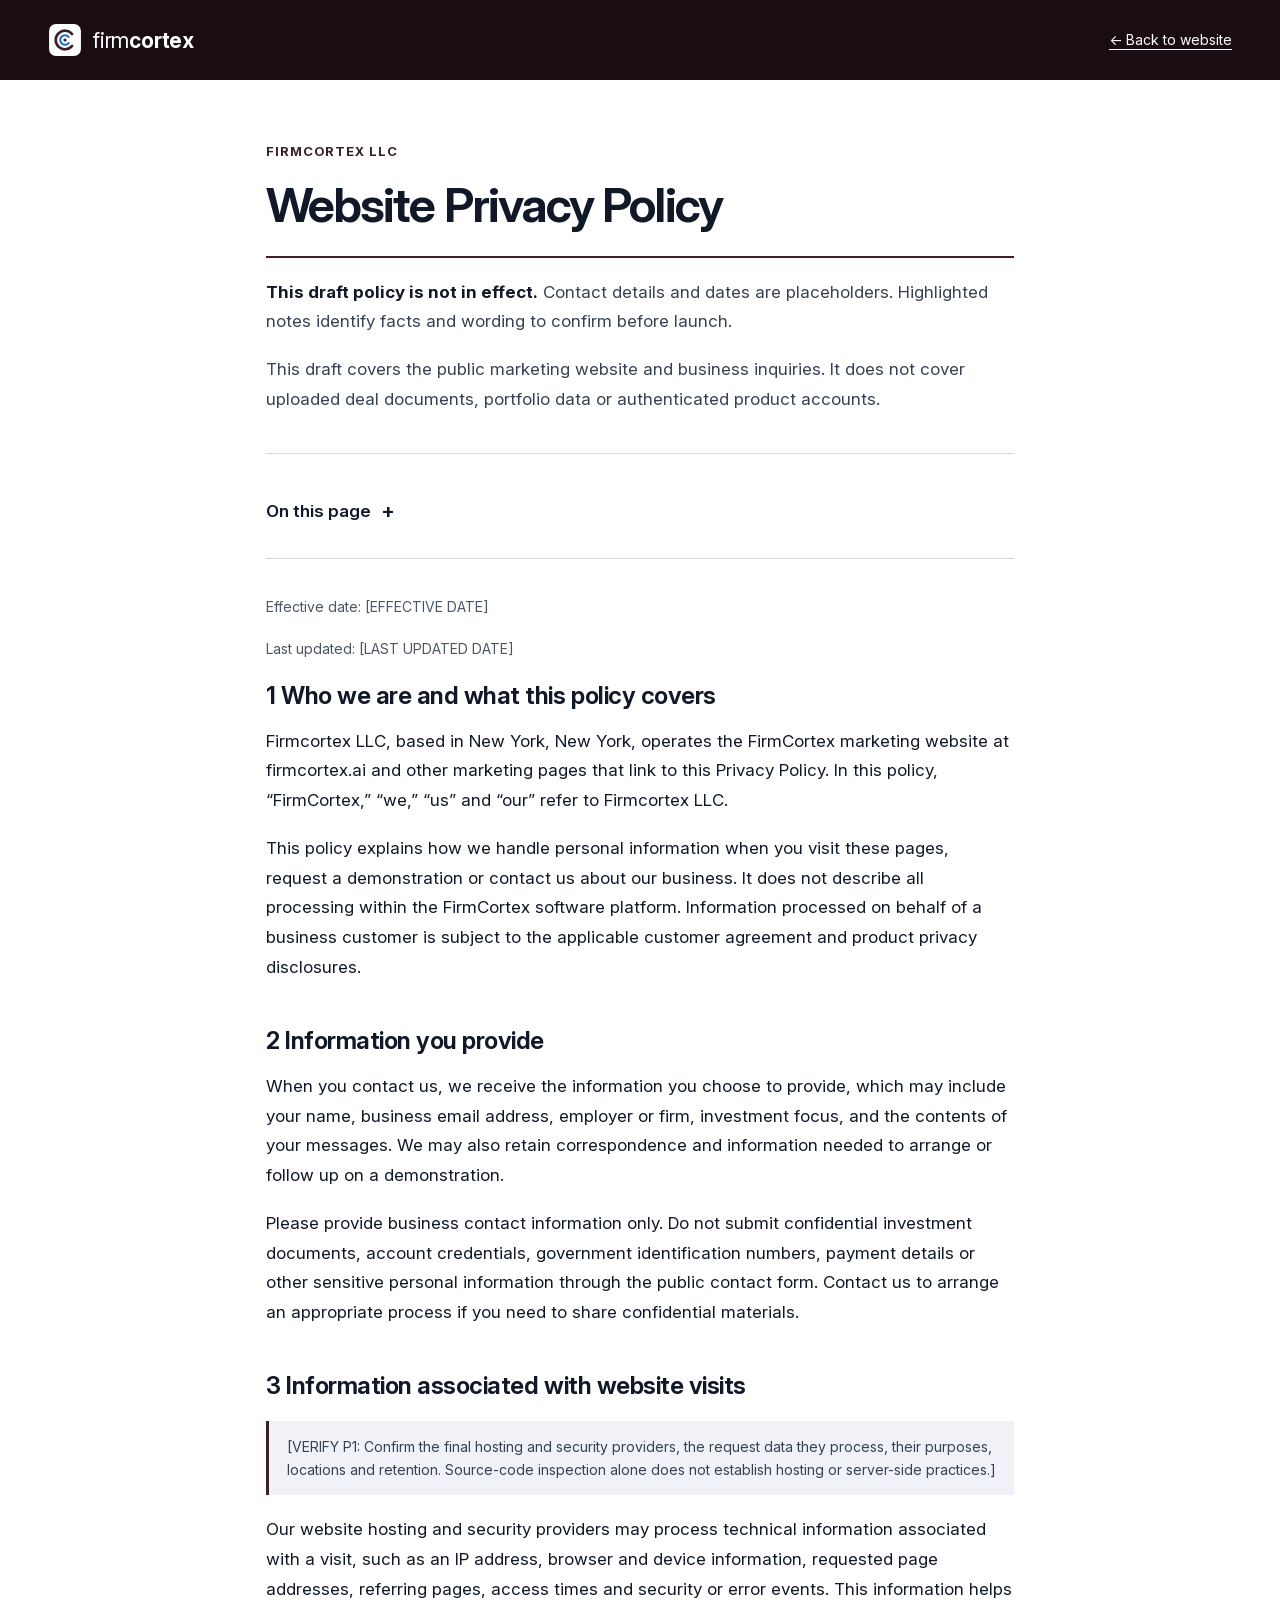
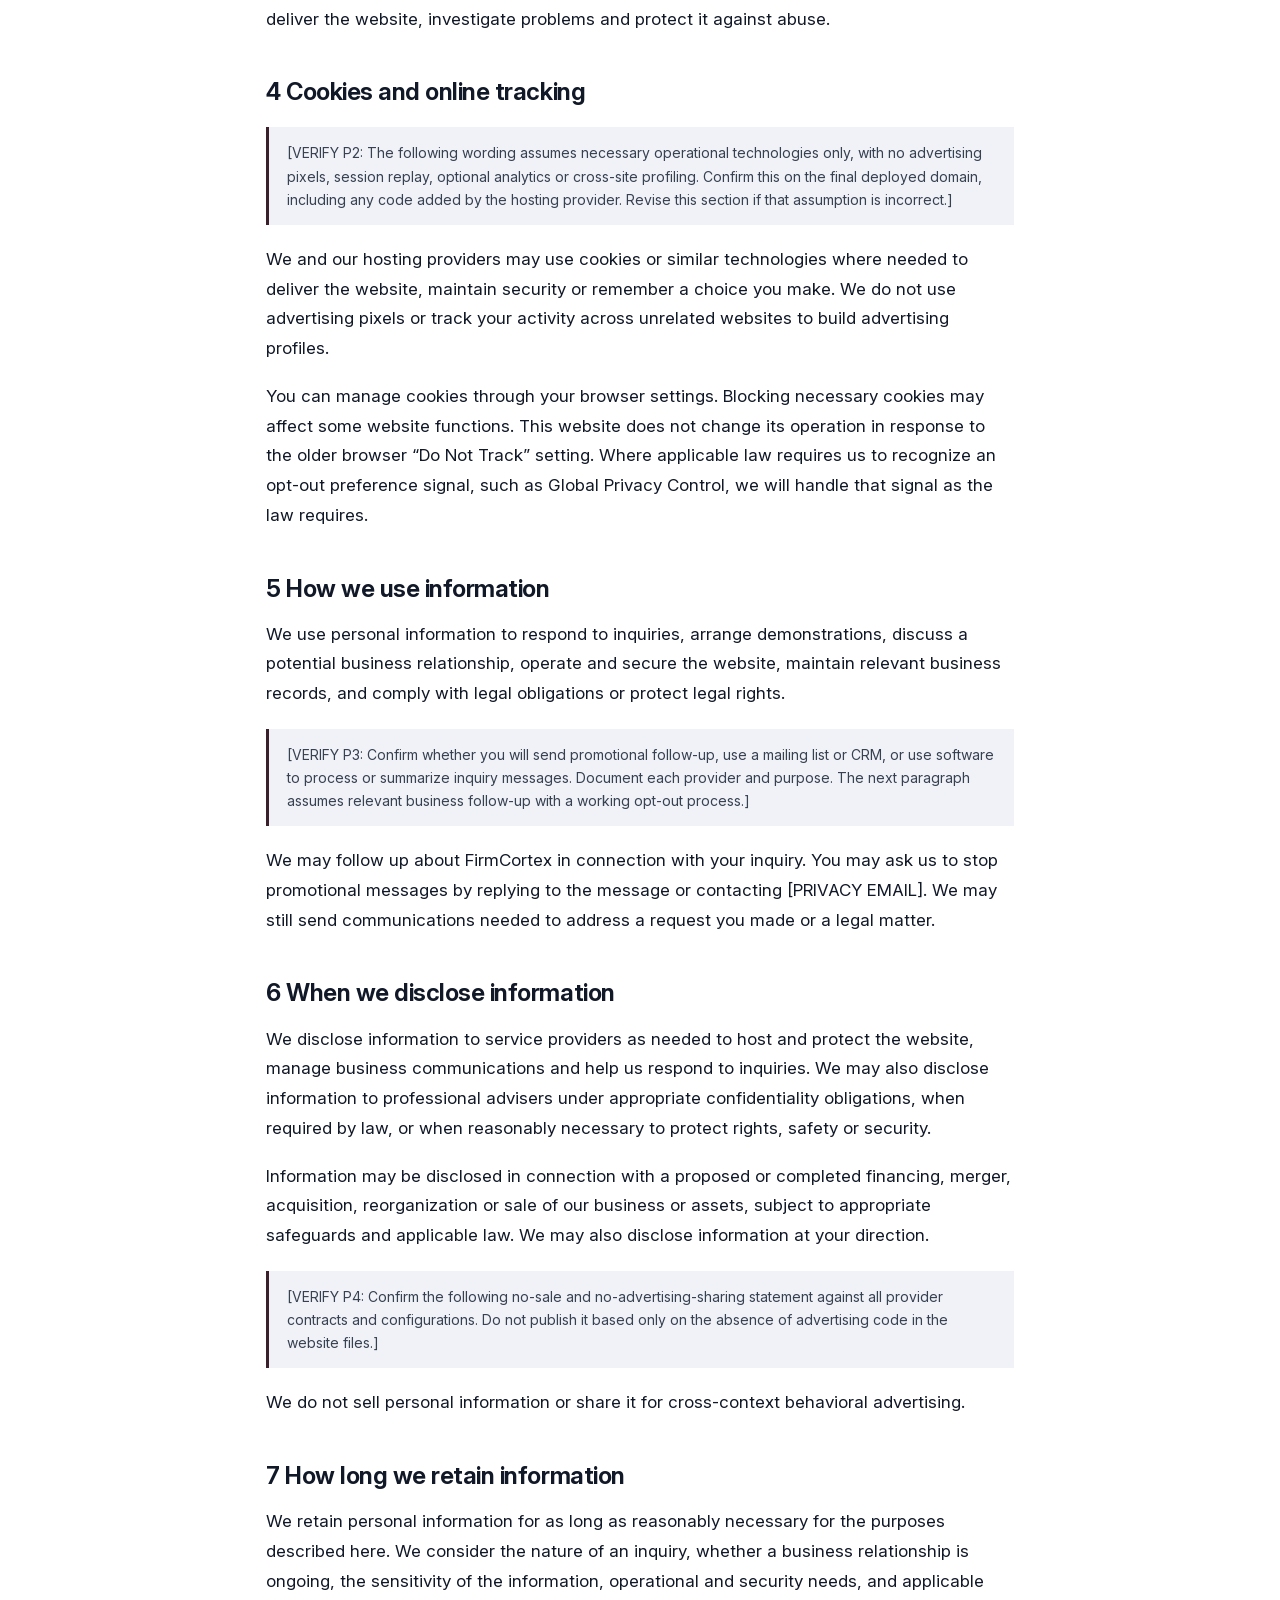
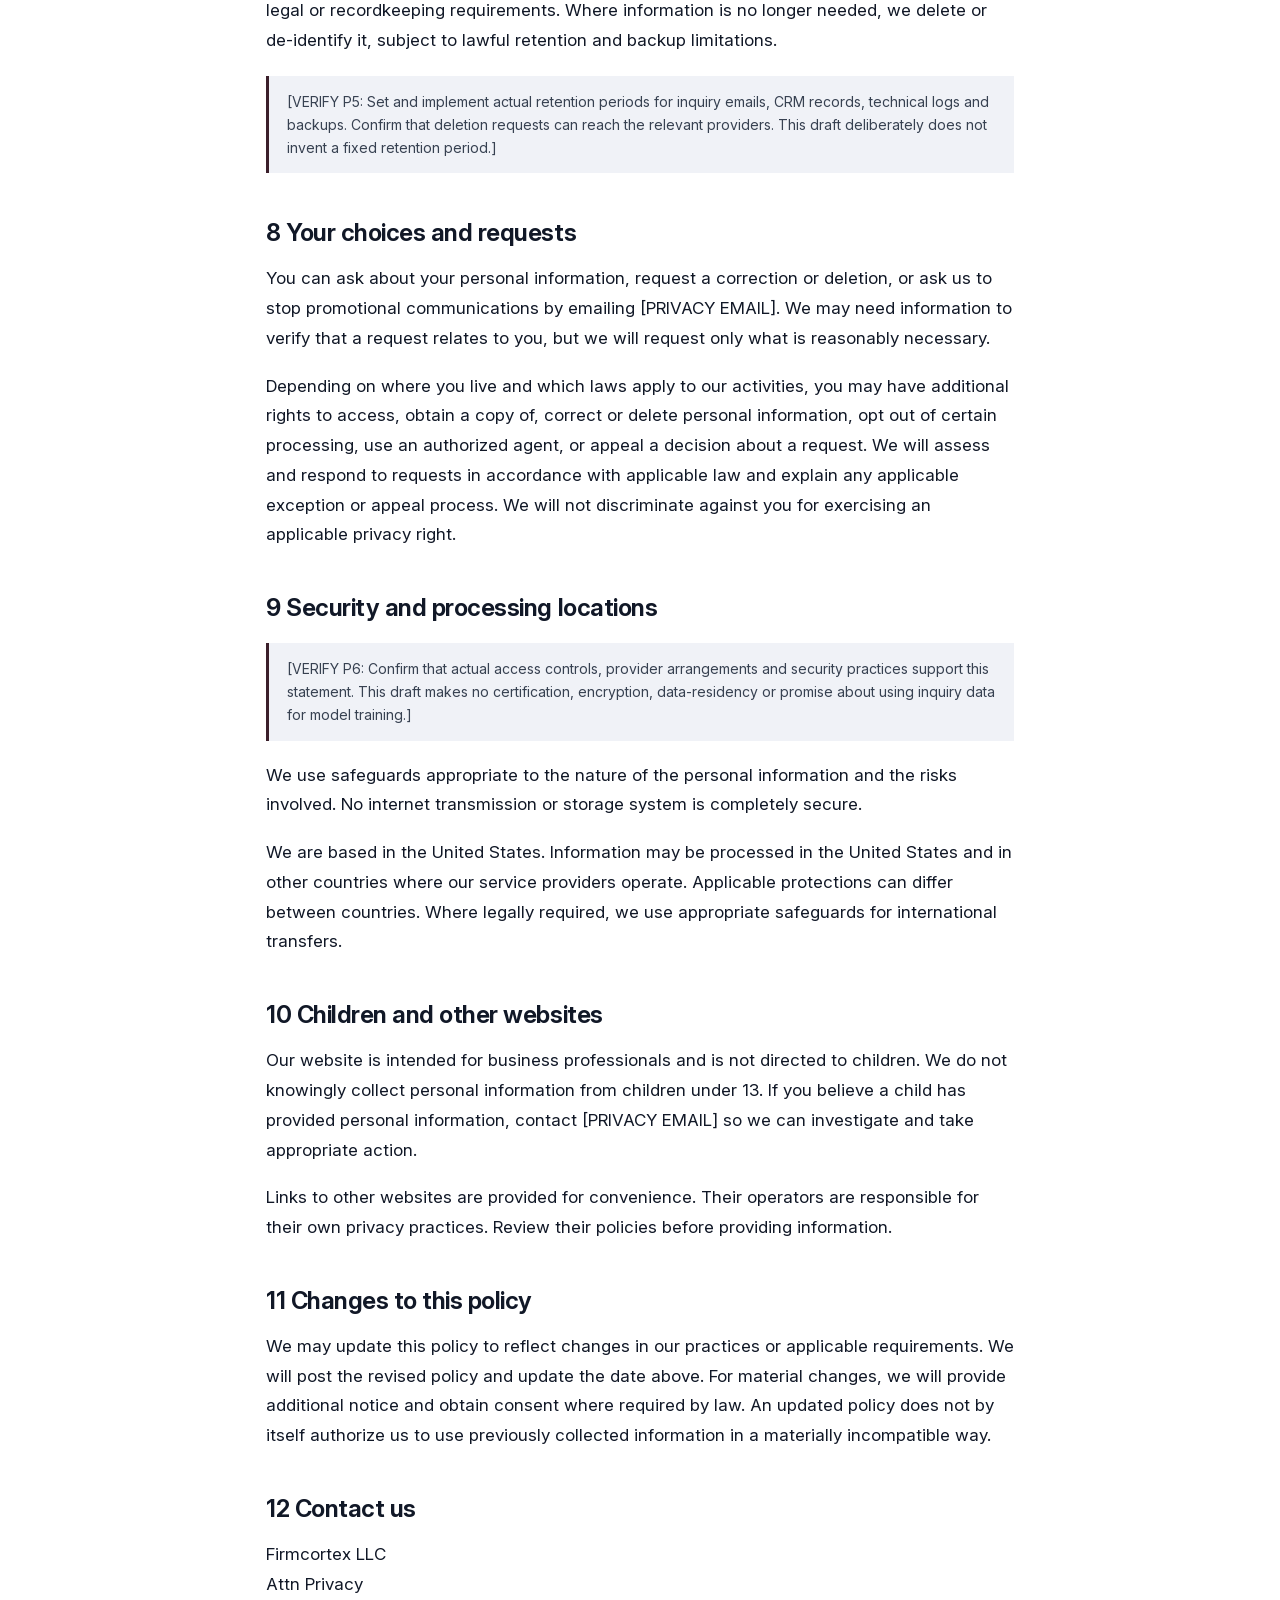
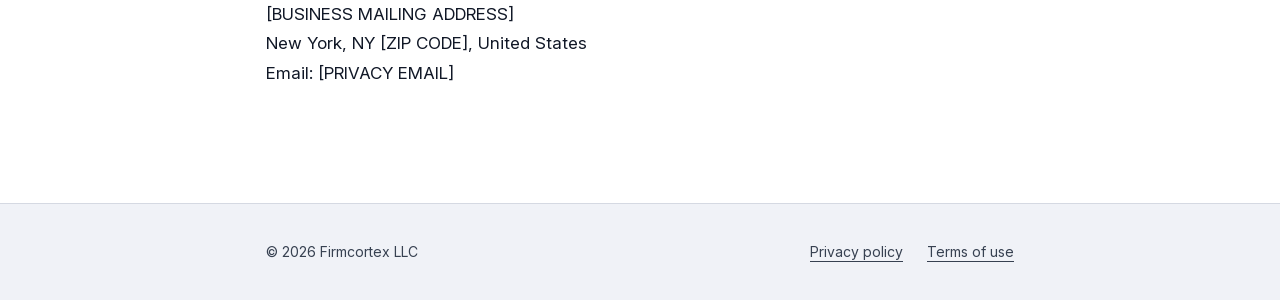
<file: privacy.html>
<!doctype html><html lang="en"><head><meta charset="utf-8"><meta name="viewport" content="width=device-width,initial-scale=1"><meta name="robots" content="noindex,nofollow"><meta name="theme-color" content="#1A0C13"><title>FirmCortex Website Privacy Policy (draft)</title><link rel="stylesheet" href="site-header.css"><style>@font-face{font-family:Inter;src:url(assets/asset-00.woff2) format("woff2");font-weight:100 900;font-display:swap}
*{box-sizing:border-box}html{scroll-behavior:smooth;-webkit-text-size-adjust:100%}body{margin:0;font:17px/1.75 Inter,system-ui,sans-serif;color:#111827;background:#fff}a{color:inherit;text-underline-offset:4px}a:hover{text-decoration-thickness:2px}a:focus-visible,summary:focus-visible{outline:3px solid #1870CB;outline-offset:4px;border-radius:3px}.skip{position:absolute;left:16px;top:-80px;background:white;color:#111827;padding:12px;z-index:2}.skip:focus{top:12px}
header{background:#1A0C13;color:white}.bar{justify-content:space-between;gap:12px}.back{font-size:14px;min-height:44px;display:inline-flex;align-items:center}.bar :focus-visible{outline-color:#9CC8F5}
main{max-width:820px;margin:0 auto;padding:60px 36px 72px}.eyebrow{margin:0 0 16px;color:#3B1F2B;font-size:13px;font-weight:700;letter-spacing:.07em;text-transform:uppercase}h1{font-size:48px;line-height:1.1;letter-spacing:-.04em;margin:0 0 24px;font-weight:650}h2{font-size:24px;line-height:1.3;letter-spacing:-.02em;margin:0 0 16px;font-weight:650}p{margin:0 0 18px}.draft-status{border-top:2px solid #3B1F2B;border-bottom:1px solid #D5D9E2;padding:20px 0;margin-bottom:28px;color:#374151}.draft-status strong{color:#111827}.dates{font-size:14px;color:#4B5563}.toc{border-bottom:1px solid #D5D9E2;padding:8px 0 24px;margin-bottom:36px}.toc summary{font-weight:600;cursor:pointer;min-height:44px;display:flex;align-items:center;gap:10px}.toc summary::after{content:'+';font-size:20px}.toc[open] summary::after{content:'−'}.toc ol{padding-left:24px;margin:12px 0 0;columns:2;column-gap:36px}.toc li{break-inside:avoid;margin:0 0 8px;font-size:14px;line-height:1.6}.toc a{display:inline-block;padding:4px 0;color:#374151}section{padding:0 0 24px;scroll-margin-top:28px}.review-note{margin:20px 0;padding:14px 18px;border-left:3px solid #3B1F2B;background:#F0F2F7;color:#374151;font-size:14px;line-height:1.65;overflow-wrap:anywhere}.contact-text{overflow-wrap:anywhere}footer{border-top:1px solid #D5D9E2;padding:26px 36px;background:#F0F2F7;color:#374151;font-size:14px}.footer-inner{max-width:748px;margin:auto;display:flex;flex-wrap:wrap;gap:4px 28px;align-items:center}.footer-inner p{margin:0 auto 0 0}.footer-inner nav{display:flex;gap:24px}.footer-inner a{display:inline-flex;align-items:center;min-height:44px}
@media(max-width:600px){body{font-size:16px;line-height:1.7}.back{font-size:13px}main{padding:38px 22px 40px}h1{font-size:36px;line-height:1.12}h2{font-size:23px}.toc ol{columns:1}.toc a{min-height:44px;display:flex;align-items:center;padding:8px 0}.toc li{margin:0}.review-note{padding:12px 14px}footer{padding:22px}.footer-inner{gap:6px 24px}.footer-inner p{flex-basis:100%}}
@media(prefers-reduced-motion:reduce){html{scroll-behavior:auto}}@media print{header,.toc,.skip,footer{display:none}main{max-width:none;padding:0}body{font-size:11pt}h1{font-size:28pt}h2{font-size:16pt;break-after:avoid}section{break-inside:auto}.review-note{break-inside:avoid}}</style></head><body>
<a class="skip" href="#content">Skip to policy</a><header><div class="site-header-bar bar"><a class="brand" href="index.html" aria-label="FirmCortex home"><img src="assets/asset-01.svg" alt=""><span>firm<strong>cortex</strong></span></a><a class="back" href="index.html">← Back to website</a></div></header>
<main id="content"><p class="eyebrow">Firmcortex LLC</p><h1>Website Privacy Policy</h1><div class="draft-status"><p><strong>This draft policy is not in effect.</strong> Contact details and dates are placeholders. Highlighted notes identify facts and wording to confirm before launch.</p><p>This draft covers the public marketing website and business inquiries. It does not cover uploaded deal documents, portfolio data or authenticated product accounts.</p></div><details class="toc"><summary>On this page</summary><ol><li><a href="#1-who-we-are-and-what-this-policy-covers">Who we are and what this policy covers</a></li><li><a href="#2-information-you-provide">Information you provide</a></li><li><a href="#3-information-associated-with-website-visits">Information associated with website visits</a></li><li><a href="#4-cookies-and-online-tracking">Cookies and online tracking</a></li><li><a href="#5-how-we-use-information">How we use information</a></li><li><a href="#6-when-we-disclose-information">When we disclose information</a></li><li><a href="#7-how-long-we-retain-information">How long we retain information</a></li><li><a href="#8-your-choices-and-requests">Your choices and requests</a></li><li><a href="#9-security-and-processing-locations">Security and processing locations</a></li><li><a href="#10-children-and-other-websites">Children and other websites</a></li><li><a href="#11-changes-to-this-policy">Changes to this policy</a></li><li><a href="#12-contact-us">Contact us</a></li></ol></details><p class="dates">Effective date: [EFFECTIVE DATE]</p><p class="dates">Last updated: [LAST UPDATED DATE]</p><section id="1-who-we-are-and-what-this-policy-covers"><h2>1 Who we are and what this policy covers</h2><p class="">Firmcortex LLC, based in New York, New York, operates the FirmCortex marketing website at firmcortex.ai and other marketing pages that link to this Privacy Policy. In this policy, “FirmCortex,” “we,” “us” and “our” refer to Firmcortex LLC.</p><p class="">This policy explains how we handle personal information when you visit these pages, request a demonstration or contact us about our business. It does not describe all processing within the FirmCortex software platform. Information processed on behalf of a business customer is subject to the applicable customer agreement and product privacy disclosures.</p></section><section id="2-information-you-provide"><h2>2 Information you provide</h2><p class="">When you contact us, we receive the information you choose to provide, which may include your name, business email address, employer or firm, investment focus, and the contents of your messages. We may also retain correspondence and information needed to arrange or follow up on a demonstration.</p><p class="">Please provide business contact information only. Do not submit confidential investment documents, account credentials, government identification numbers, payment details or other sensitive personal information through the public contact form. Contact us to arrange an appropriate process if you need to share confidential materials.</p></section><section id="3-information-associated-with-website-visits"><h2>3 Information associated with website visits</h2><aside class="review-note" aria-label="Draft review note">[VERIFY P1: Confirm the final hosting and security providers, the request data they process, their purposes, locations and retention. Source-code inspection alone does not establish hosting or server-side practices.]</aside><p class="">Our website hosting and security providers may process technical information associated with a visit, such as an IP address, browser and device information, requested page addresses, referring pages, access times and security or error events. This information helps deliver the website, investigate problems and protect it against abuse.</p></section><section id="4-cookies-and-online-tracking"><h2>4 Cookies and online tracking</h2><aside class="review-note" aria-label="Draft review note">[VERIFY P2: The following wording assumes necessary operational technologies only, with no advertising pixels, session replay, optional analytics or cross-site profiling. Confirm this on the final deployed domain, including any code added by the hosting provider. Revise this section if that assumption is incorrect.]</aside><p class="">We and our hosting providers may use cookies or similar technologies where needed to deliver the website, maintain security or remember a choice you make. We do not use advertising pixels or track your activity across unrelated websites to build advertising profiles.</p><p class="">You can manage cookies through your browser settings. Blocking necessary cookies may affect some website functions. This website does not change its operation in response to the older browser “Do Not Track” setting. Where applicable law requires us to recognize an opt-out preference signal, such as Global Privacy Control, we will handle that signal as the law requires.</p></section><section id="5-how-we-use-information"><h2>5 How we use information</h2><p class="">We use personal information to respond to inquiries, arrange demonstrations, discuss a potential business relationship, operate and secure the website, maintain relevant business records, and comply with legal obligations or protect legal rights.</p><aside class="review-note" aria-label="Draft review note">[VERIFY P3: Confirm whether you will send promotional follow-up, use a mailing list or CRM, or use software to process or summarize inquiry messages. Document each provider and purpose. The next paragraph assumes relevant business follow-up with a working opt-out process.]</aside><p class="">We may follow up about FirmCortex in connection with your inquiry. You may ask us to stop promotional messages by replying to the message or contacting [PRIVACY EMAIL]. We may still send communications needed to address a request you made or a legal matter.</p></section><section id="6-when-we-disclose-information"><h2>6 When we disclose information</h2><p class="">We disclose information to service providers as needed to host and protect the website, manage business communications and help us respond to inquiries. We may also disclose information to professional advisers under appropriate confidentiality obligations, when required by law, or when reasonably necessary to protect rights, safety or security.</p><p class="">Information may be disclosed in connection with a proposed or completed financing, merger, acquisition, reorganization or sale of our business or assets, subject to appropriate safeguards and applicable law. We may also disclose information at your direction.</p><aside class="review-note" aria-label="Draft review note">[VERIFY P4: Confirm the following no-sale and no-advertising-sharing statement against all provider contracts and configurations. Do not publish it based only on the absence of advertising code in the website files.]</aside><p class="">We do not sell personal information or share it for cross-context behavioral advertising.</p></section><section id="7-how-long-we-retain-information"><h2>7 How long we retain information</h2><p class="">We retain personal information for as long as reasonably necessary for the purposes described here. We consider the nature of an inquiry, whether a business relationship is ongoing, the sensitivity of the information, operational and security needs, and applicable legal or recordkeeping requirements. Where information is no longer needed, we delete or de-identify it, subject to lawful retention and backup limitations.</p><aside class="review-note" aria-label="Draft review note">[VERIFY P5: Set and implement actual retention periods for inquiry emails, CRM records, technical logs and backups. Confirm that deletion requests can reach the relevant providers. This draft deliberately does not invent a fixed retention period.]</aside></section><section id="8-your-choices-and-requests"><h2>8 Your choices and requests</h2><p class="">You can ask about your personal information, request a correction or deletion, or ask us to stop promotional communications by emailing [PRIVACY EMAIL]. We may need information to verify that a request relates to you, but we will request only what is reasonably necessary.</p><p class="">Depending on where you live and which laws apply to our activities, you may have additional rights to access, obtain a copy of, correct or delete personal information, opt out of certain processing, use an authorized agent, or appeal a decision about a request. We will assess and respond to requests in accordance with applicable law and explain any applicable exception or appeal process. We will not discriminate against you for exercising an applicable privacy right.</p></section><section id="9-security-and-processing-locations"><h2>9 Security and processing locations</h2><aside class="review-note" aria-label="Draft review note">[VERIFY P6: Confirm that actual access controls, provider arrangements and security practices support this statement. This draft makes no certification, encryption, data-residency or promise about using inquiry data for model training.]</aside><p class="">We use safeguards appropriate to the nature of the personal information and the risks involved. No internet transmission or storage system is completely secure.</p><p class="">We are based in the United States. Information may be processed in the United States and in other countries where our service providers operate. Applicable protections can differ between countries. Where legally required, we use appropriate safeguards for international transfers.</p></section><section id="10-children-and-other-websites"><h2>10 Children and other websites</h2><p class="">Our website is intended for business professionals and is not directed to children. We do not knowingly collect personal information from children under 13. If you believe a child has provided personal information, contact [PRIVACY EMAIL] so we can investigate and take appropriate action.</p><p class="">Links to other websites are provided for convenience. Their operators are responsible for their own privacy practices. Review their policies before providing information.</p></section><section id="11-changes-to-this-policy"><h2>11 Changes to this policy</h2><p class="">We may update this policy to reflect changes in our practices or applicable requirements. We will post the revised policy and update the date above. For material changes, we will provide additional notice and obtain consent where required by law. An updated policy does not by itself authorize us to use previously collected information in a materially incompatible way.</p></section><section id="12-contact-us"><h2>12 Contact us</h2><p class="contact-text">Firmcortex LLC<br>Attn Privacy<br>[BUSINESS MAILING ADDRESS]<br>New York, NY [ZIP CODE], United States<br>Email: [PRIVACY EMAIL]</p></section></main>
<footer><div class="footer-inner"><p>© 2026 Firmcortex LLC</p><nav aria-label="Legal"><a href="privacy.html" aria-current="page">Privacy policy</a><a href="terms.html">Terms of use</a></nav></div></footer></body></html>
</file>
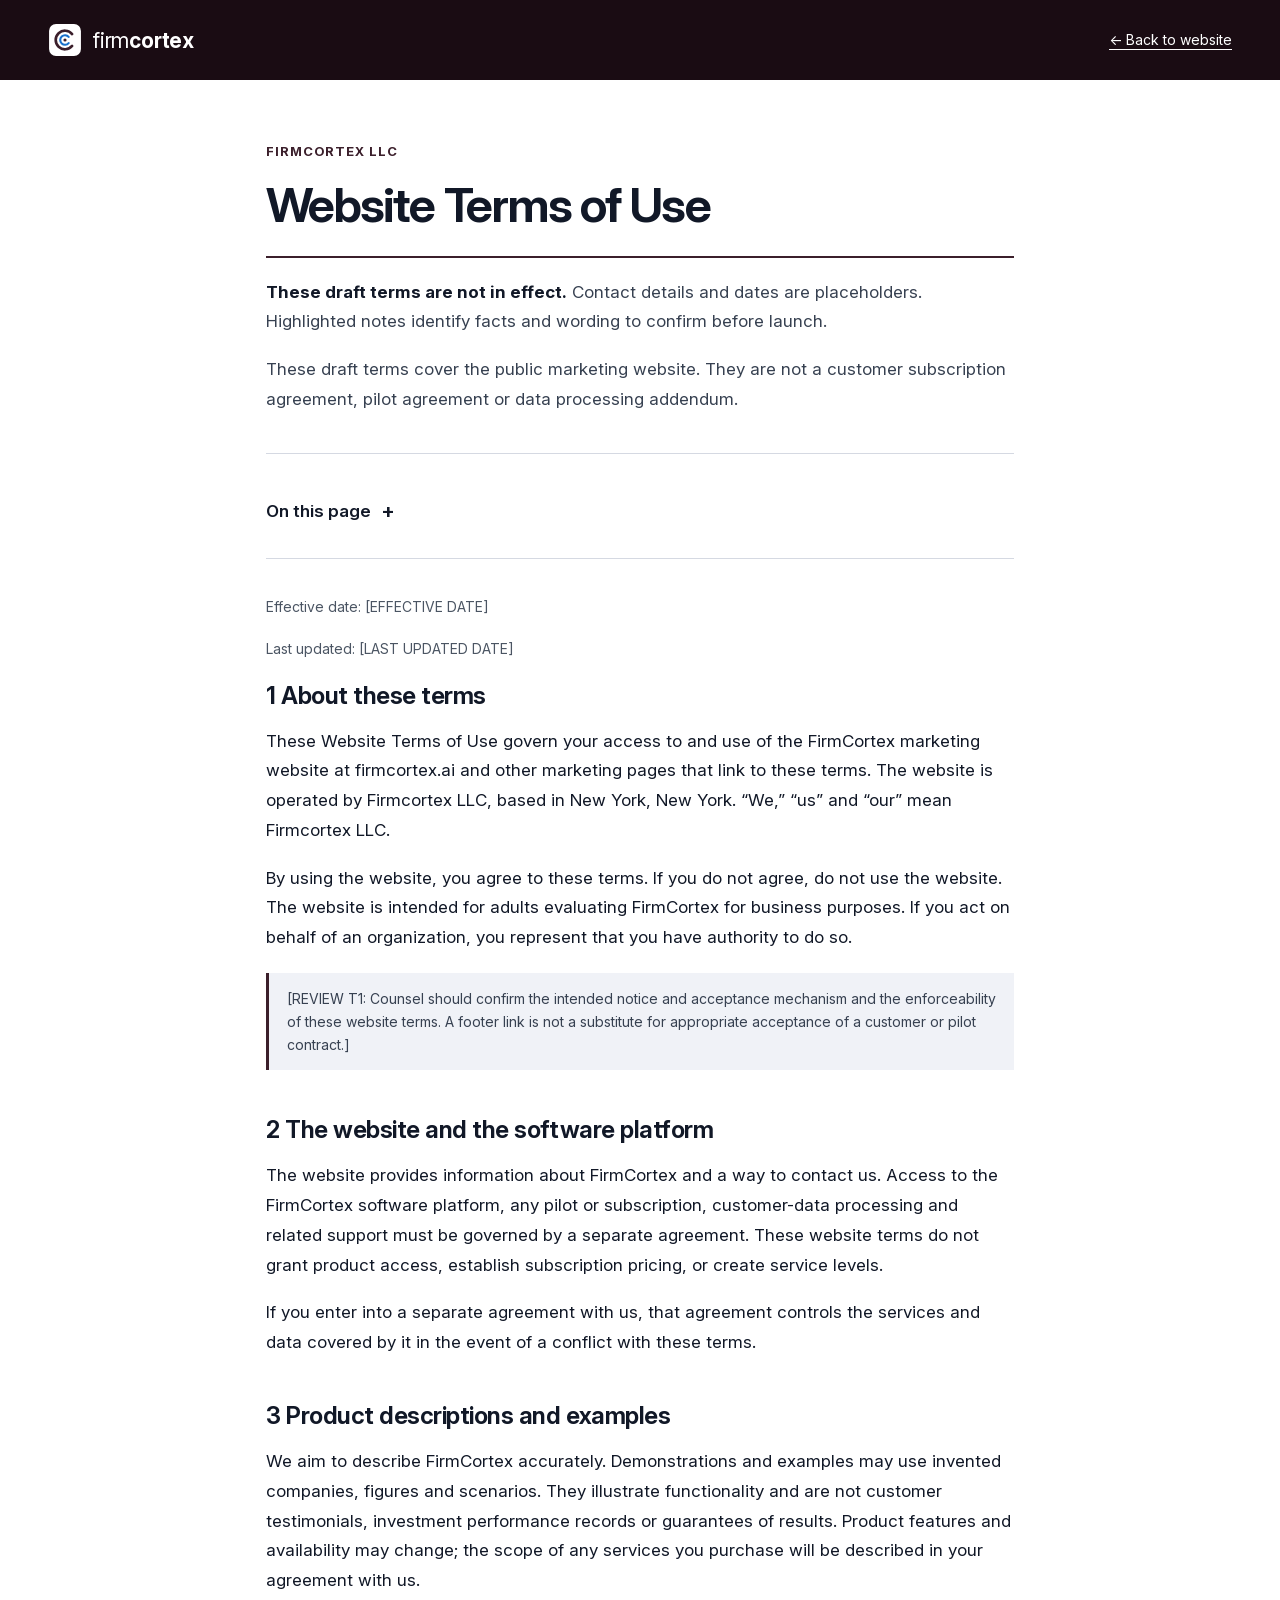
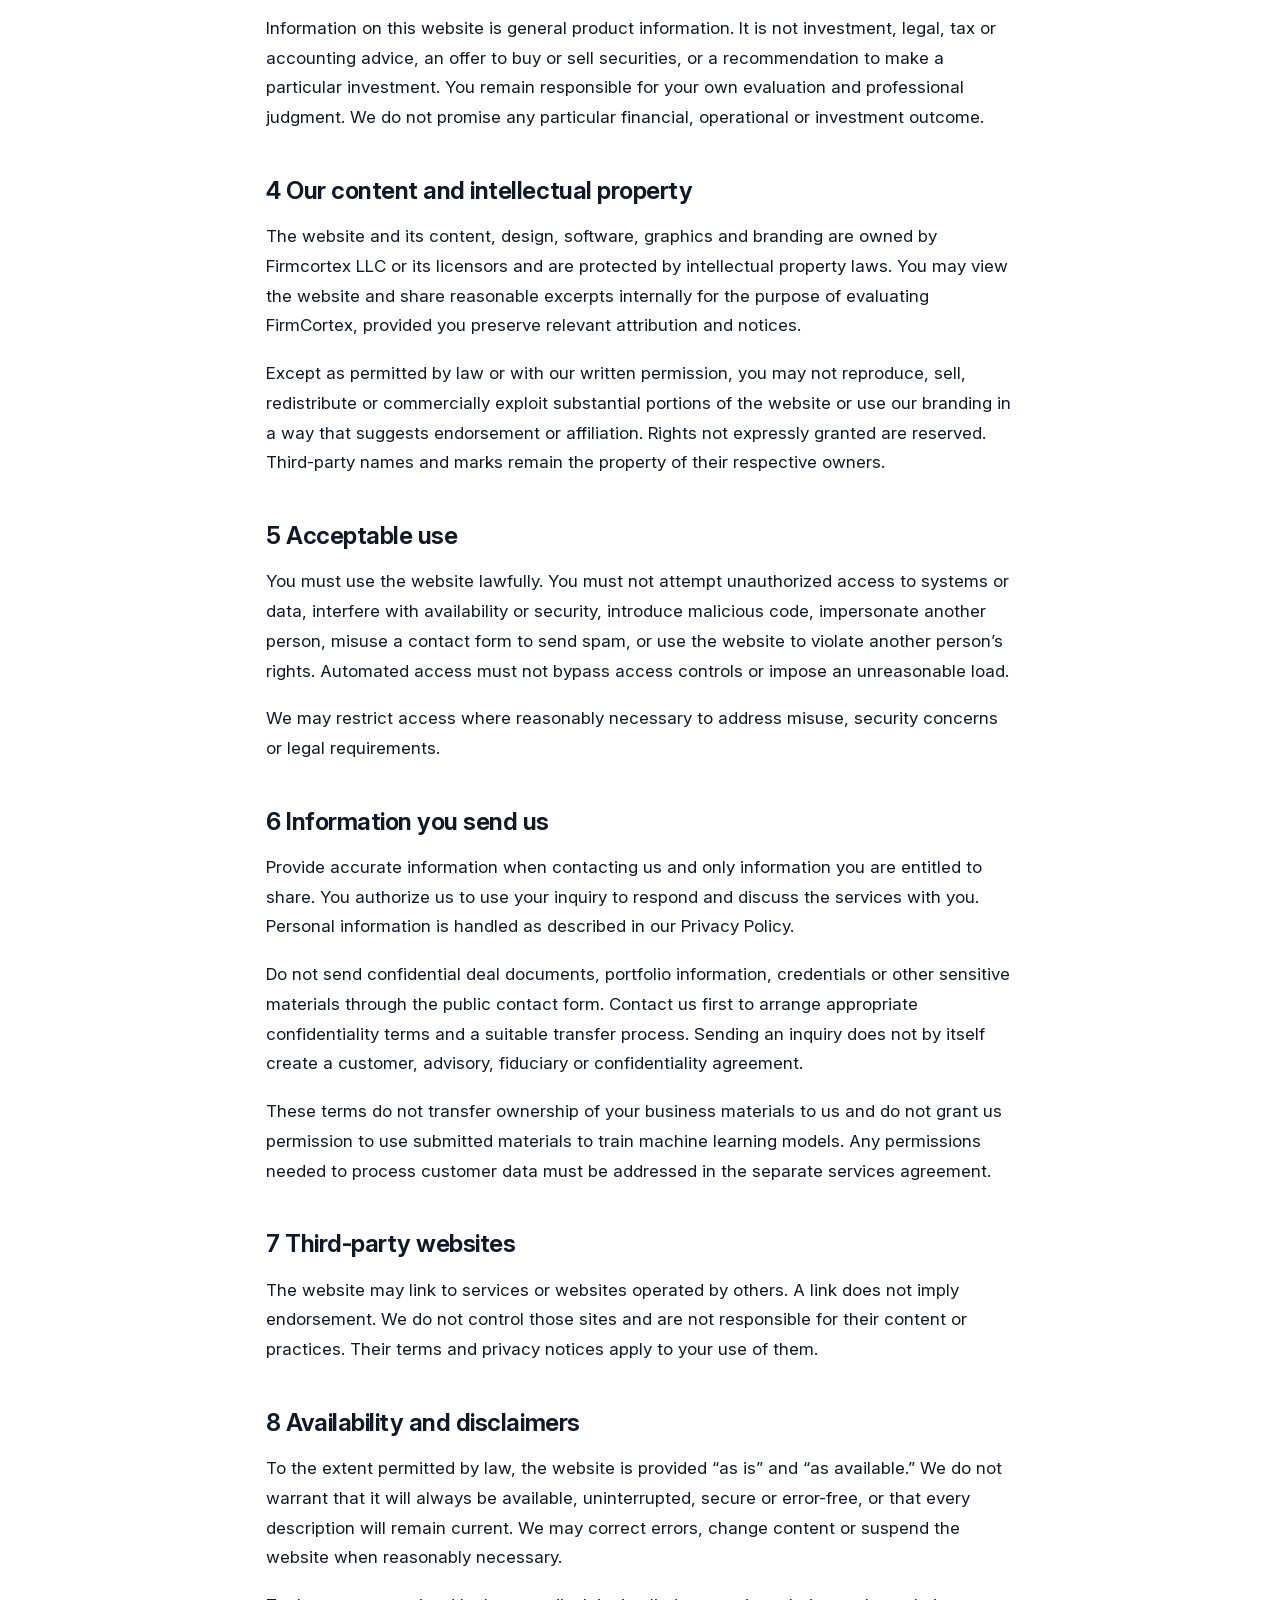
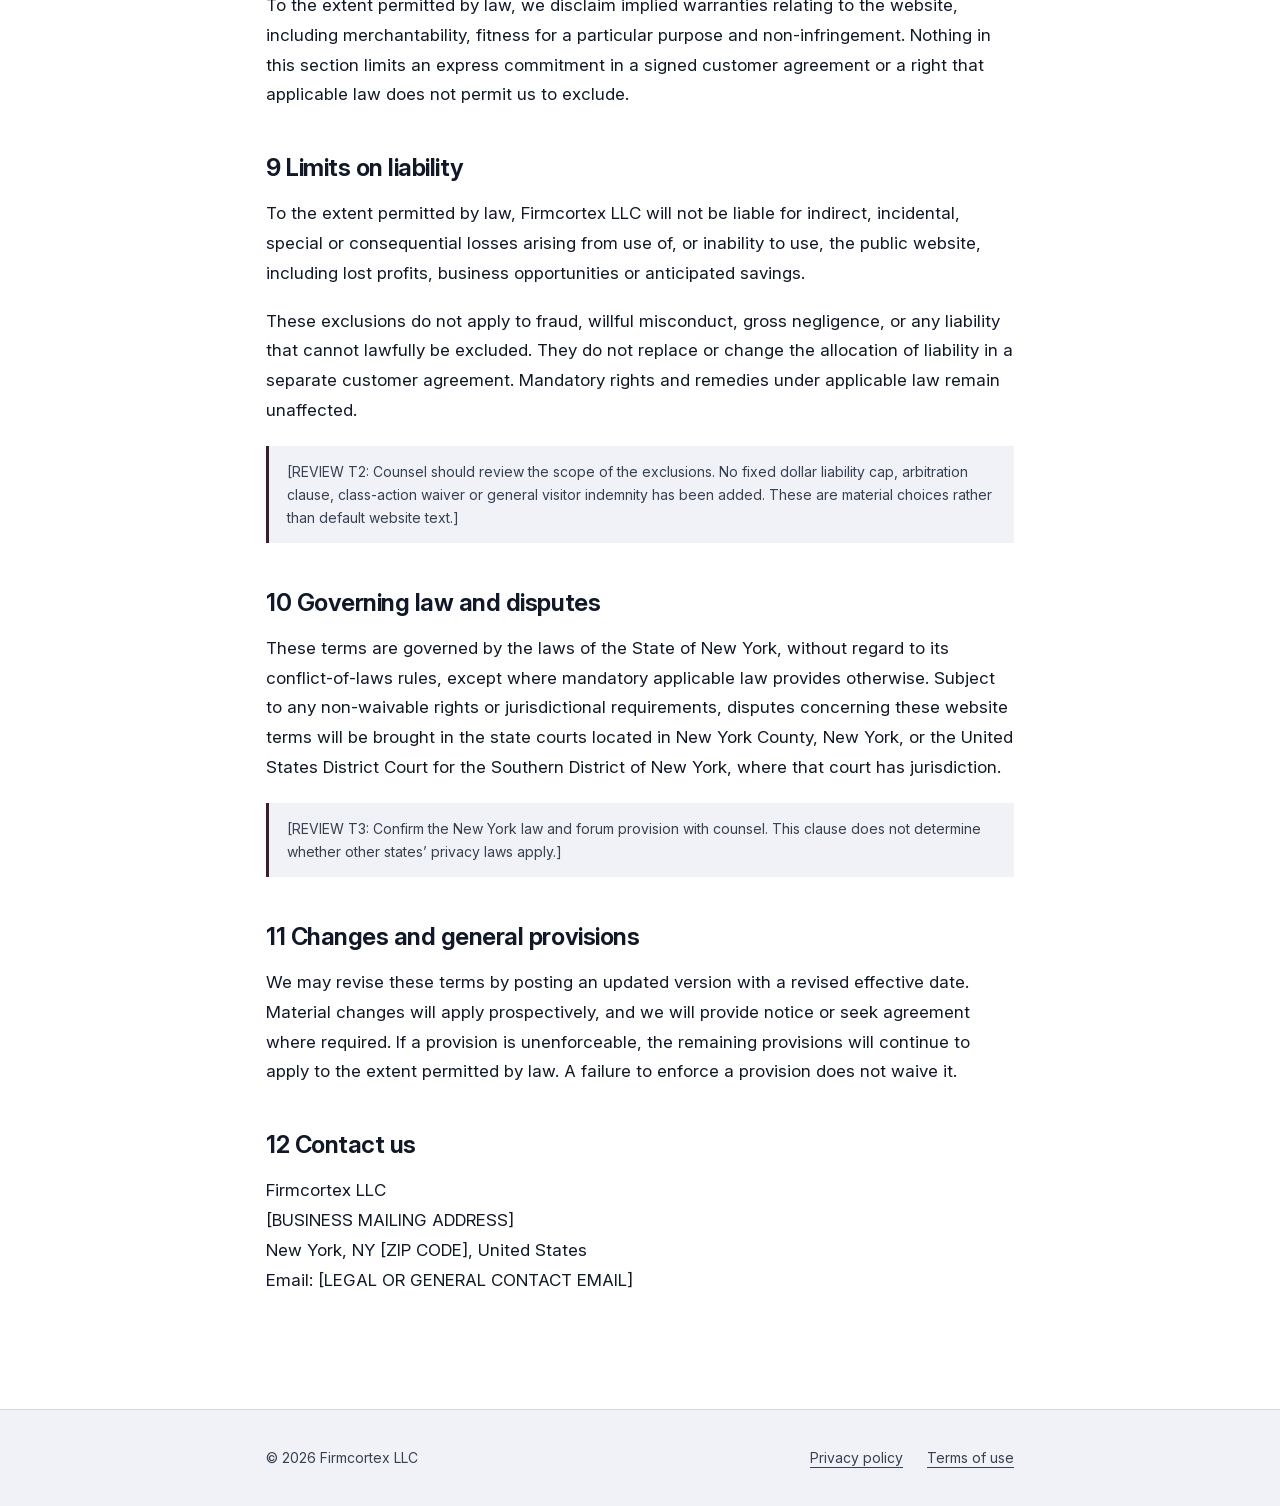
<file: terms.html>
<!doctype html><html lang="en"><head><meta charset="utf-8"><meta name="viewport" content="width=device-width,initial-scale=1"><meta name="robots" content="noindex,nofollow"><meta name="theme-color" content="#1A0C13"><title>FirmCortex Website Terms of Use (draft)</title><link rel="stylesheet" href="site-header.css"><style>@font-face{font-family:Inter;src:url(assets/asset-00.woff2) format("woff2");font-weight:100 900;font-display:swap}
*{box-sizing:border-box}html{scroll-behavior:smooth;-webkit-text-size-adjust:100%}body{margin:0;font:17px/1.75 Inter,system-ui,sans-serif;color:#111827;background:#fff}a{color:inherit;text-underline-offset:4px}a:hover{text-decoration-thickness:2px}a:focus-visible,summary:focus-visible{outline:3px solid #1870CB;outline-offset:4px;border-radius:3px}.skip{position:absolute;left:16px;top:-80px;background:white;color:#111827;padding:12px;z-index:2}.skip:focus{top:12px}
header{background:#1A0C13;color:white}.bar{justify-content:space-between;gap:12px}.back{font-size:14px;min-height:44px;display:inline-flex;align-items:center}.bar :focus-visible{outline-color:#9CC8F5}
main{max-width:820px;margin:0 auto;padding:60px 36px 72px}.eyebrow{margin:0 0 16px;color:#3B1F2B;font-size:13px;font-weight:700;letter-spacing:.07em;text-transform:uppercase}h1{font-size:48px;line-height:1.1;letter-spacing:-.04em;margin:0 0 24px;font-weight:650}h2{font-size:24px;line-height:1.3;letter-spacing:-.02em;margin:0 0 16px;font-weight:650}p{margin:0 0 18px}.draft-status{border-top:2px solid #3B1F2B;border-bottom:1px solid #D5D9E2;padding:20px 0;margin-bottom:28px;color:#374151}.draft-status strong{color:#111827}.dates{font-size:14px;color:#4B5563}.toc{border-bottom:1px solid #D5D9E2;padding:8px 0 24px;margin-bottom:36px}.toc summary{font-weight:600;cursor:pointer;min-height:44px;display:flex;align-items:center;gap:10px}.toc summary::after{content:'+';font-size:20px}.toc[open] summary::after{content:'−'}.toc ol{padding-left:24px;margin:12px 0 0;columns:2;column-gap:36px}.toc li{break-inside:avoid;margin:0 0 8px;font-size:14px;line-height:1.6}.toc a{display:inline-block;padding:4px 0;color:#374151}section{padding:0 0 24px;scroll-margin-top:28px}.review-note{margin:20px 0;padding:14px 18px;border-left:3px solid #3B1F2B;background:#F0F2F7;color:#374151;font-size:14px;line-height:1.65;overflow-wrap:anywhere}.contact-text{overflow-wrap:anywhere}footer{border-top:1px solid #D5D9E2;padding:26px 36px;background:#F0F2F7;color:#374151;font-size:14px}.footer-inner{max-width:748px;margin:auto;display:flex;flex-wrap:wrap;gap:4px 28px;align-items:center}.footer-inner p{margin:0 auto 0 0}.footer-inner nav{display:flex;gap:24px}.footer-inner a{display:inline-flex;align-items:center;min-height:44px}
@media(max-width:600px){body{font-size:16px;line-height:1.7}.back{font-size:13px}main{padding:38px 22px 40px}h1{font-size:36px;line-height:1.12}h2{font-size:23px}.toc ol{columns:1}.toc a{min-height:44px;display:flex;align-items:center;padding:8px 0}.toc li{margin:0}.review-note{padding:12px 14px}footer{padding:22px}.footer-inner{gap:6px 24px}.footer-inner p{flex-basis:100%}}
@media(prefers-reduced-motion:reduce){html{scroll-behavior:auto}}@media print{header,.toc,.skip,footer{display:none}main{max-width:none;padding:0}body{font-size:11pt}h1{font-size:28pt}h2{font-size:16pt;break-after:avoid}section{break-inside:auto}.review-note{break-inside:avoid}}</style></head><body>
<a class="skip" href="#content">Skip to policy</a><header><div class="site-header-bar bar"><a class="brand" href="index.html" aria-label="FirmCortex home"><img src="assets/asset-01.svg" alt=""><span>firm<strong>cortex</strong></span></a><a class="back" href="index.html">← Back to website</a></div></header>
<main id="content"><p class="eyebrow">Firmcortex LLC</p><h1>Website Terms of Use</h1><div class="draft-status"><p><strong>These draft terms are not in effect.</strong> Contact details and dates are placeholders. Highlighted notes identify facts and wording to confirm before launch.</p><p>These draft terms cover the public marketing website. They are not a customer subscription agreement, pilot agreement or data processing addendum.</p></div><details class="toc"><summary>On this page</summary><ol><li><a href="#1-about-these-terms">About these terms</a></li><li><a href="#2-the-website-and-the-software-platform">The website and the software platform</a></li><li><a href="#3-product-descriptions-and-examples">Product descriptions and examples</a></li><li><a href="#4-our-content-and-intellectual-property">Our content and intellectual property</a></li><li><a href="#5-acceptable-use">Acceptable use</a></li><li><a href="#6-information-you-send-us">Information you send us</a></li><li><a href="#7-third-party-websites">Third-party websites</a></li><li><a href="#8-availability-and-disclaimers">Availability and disclaimers</a></li><li><a href="#9-limits-on-liability">Limits on liability</a></li><li><a href="#10-governing-law-and-disputes">Governing law and disputes</a></li><li><a href="#11-changes-and-general-provisions">Changes and general provisions</a></li><li><a href="#12-contact-us">Contact us</a></li></ol></details><p class="dates">Effective date: [EFFECTIVE DATE]</p><p class="dates">Last updated: [LAST UPDATED DATE]</p><section id="1-about-these-terms"><h2>1 About these terms</h2><p class="">These Website Terms of Use govern your access to and use of the FirmCortex marketing website at firmcortex.ai and other marketing pages that link to these terms. The website is operated by Firmcortex LLC, based in New York, New York. “We,” “us” and “our” mean Firmcortex LLC.</p><p class="">By using the website, you agree to these terms. If you do not agree, do not use the website. The website is intended for adults evaluating FirmCortex for business purposes. If you act on behalf of an organization, you represent that you have authority to do so.</p><aside class="review-note" aria-label="Draft review note">[REVIEW T1: Counsel should confirm the intended notice and acceptance mechanism and the enforceability of these website terms. A footer link is not a substitute for appropriate acceptance of a customer or pilot contract.]</aside></section><section id="2-the-website-and-the-software-platform"><h2>2 The website and the software platform</h2><p class="">The website provides information about FirmCortex and a way to contact us. Access to the FirmCortex software platform, any pilot or subscription, customer-data processing and related support must be governed by a separate agreement. These website terms do not grant product access, establish subscription pricing, or create service levels.</p><p class="">If you enter into a separate agreement with us, that agreement controls the services and data covered by it in the event of a conflict with these terms.</p></section><section id="3-product-descriptions-and-examples"><h2>3 Product descriptions and examples</h2><p class="">We aim to describe FirmCortex accurately. Demonstrations and examples may use invented companies, figures and scenarios. They illustrate functionality and are not customer testimonials, investment performance records or guarantees of results. Product features and availability may change; the scope of any services you purchase will be described in your agreement with us.</p><p class="">Information on this website is general product information. It is not investment, legal, tax or accounting advice, an offer to buy or sell securities, or a recommendation to make a particular investment. You remain responsible for your own evaluation and professional judgment. We do not promise any particular financial, operational or investment outcome.</p></section><section id="4-our-content-and-intellectual-property"><h2>4 Our content and intellectual property</h2><p class="">The website and its content, design, software, graphics and branding are owned by Firmcortex LLC or its licensors and are protected by intellectual property laws. You may view the website and share reasonable excerpts internally for the purpose of evaluating FirmCortex, provided you preserve relevant attribution and notices.</p><p class="">Except as permitted by law or with our written permission, you may not reproduce, sell, redistribute or commercially exploit substantial portions of the website or use our branding in a way that suggests endorsement or affiliation. Rights not expressly granted are reserved. Third-party names and marks remain the property of their respective owners.</p></section><section id="5-acceptable-use"><h2>5 Acceptable use</h2><p class="">You must use the website lawfully. You must not attempt unauthorized access to systems or data, interfere with availability or security, introduce malicious code, impersonate another person, misuse a contact form to send spam, or use the website to violate another person’s rights. Automated access must not bypass access controls or impose an unreasonable load.</p><p class="">We may restrict access where reasonably necessary to address misuse, security concerns or legal requirements.</p></section><section id="6-information-you-send-us"><h2>6 Information you send us</h2><p class="">Provide accurate information when contacting us and only information you are entitled to share. You authorize us to use your inquiry to respond and discuss the services with you. Personal information is handled as described in our Privacy Policy.</p><p class="">Do not send confidential deal documents, portfolio information, credentials or other sensitive materials through the public contact form. Contact us first to arrange appropriate confidentiality terms and a suitable transfer process. Sending an inquiry does not by itself create a customer, advisory, fiduciary or confidentiality agreement.</p><p class="">These terms do not transfer ownership of your business materials to us and do not grant us permission to use submitted materials to train machine learning models. Any permissions needed to process customer data must be addressed in the separate services agreement.</p></section><section id="7-third-party-websites"><h2>7 Third-party websites</h2><p class="">The website may link to services or websites operated by others. A link does not imply endorsement. We do not control those sites and are not responsible for their content or practices. Their terms and privacy notices apply to your use of them.</p></section><section id="8-availability-and-disclaimers"><h2>8 Availability and disclaimers</h2><p class="">To the extent permitted by law, the website is provided “as is” and “as available.” We do not warrant that it will always be available, uninterrupted, secure or error-free, or that every description will remain current. We may correct errors, change content or suspend the website when reasonably necessary.</p><p class="">To the extent permitted by law, we disclaim implied warranties relating to the website, including merchantability, fitness for a particular purpose and non-infringement. Nothing in this section limits an express commitment in a signed customer agreement or a right that applicable law does not permit us to exclude.</p></section><section id="9-limits-on-liability"><h2>9 Limits on liability</h2><p class="">To the extent permitted by law, Firmcortex LLC will not be liable for indirect, incidental, special or consequential losses arising from use of, or inability to use, the public website, including lost profits, business opportunities or anticipated savings.</p><p class="">These exclusions do not apply to fraud, willful misconduct, gross negligence, or any liability that cannot lawfully be excluded. They do not replace or change the allocation of liability in a separate customer agreement. Mandatory rights and remedies under applicable law remain unaffected.</p><aside class="review-note" aria-label="Draft review note">[REVIEW T2: Counsel should review the scope of the exclusions. No fixed dollar liability cap, arbitration clause, class-action waiver or general visitor indemnity has been added. These are material choices rather than default website text.]</aside></section><section id="10-governing-law-and-disputes"><h2>10 Governing law and disputes</h2><p class="">These terms are governed by the laws of the State of New York, without regard to its conflict-of-laws rules, except where mandatory applicable law provides otherwise. Subject to any non-waivable rights or jurisdictional requirements, disputes concerning these website terms will be brought in the state courts located in New York County, New York, or the United States District Court for the Southern District of New York, where that court has jurisdiction.</p><aside class="review-note" aria-label="Draft review note">[REVIEW T3: Confirm the New York law and forum provision with counsel. This clause does not determine whether other states’ privacy laws apply.]</aside></section><section id="11-changes-and-general-provisions"><h2>11 Changes and general provisions</h2><p class="">We may revise these terms by posting an updated version with a revised effective date. Material changes will apply prospectively, and we will provide notice or seek agreement where required. If a provision is unenforceable, the remaining provisions will continue to apply to the extent permitted by law. A failure to enforce a provision does not waive it.</p></section><section id="12-contact-us"><h2>12 Contact us</h2><p class="contact-text">Firmcortex LLC<br>[BUSINESS MAILING ADDRESS]<br>New York, NY [ZIP CODE], United States<br>Email: [LEGAL OR GENERAL CONTACT EMAIL]</p></section></main>
<footer><div class="footer-inner"><p>© 2026 Firmcortex LLC</p><nav aria-label="Legal"><a href="privacy.html">Privacy policy</a><a href="terms.html" aria-current="page">Terms of use</a></nav></div></footer></body></html>
</file>
<file: site-header.css>
:root { --pad: 48px; }

.site-header-bar {
  display: flex;
  align-items: center;
  height: 80px;
  padding-inline: max(var(--pad), calc((100% - 1296px) / 2 + var(--pad)));
}

.brand {
  display: inline-flex;
  align-items: center;
  gap: 10px;
  font-size: 21px;
  font-weight: 400;
  line-height: 1;
  letter-spacing: -.01em;
  text-decoration: none;
}
.brand img { display: block; width: 34px; height: 34px; }
.brand strong { font-weight: 700; }

@media (max-width: 1100px) {
  :root { --pad: 32px; }
  .site-header-bar { height: 64px; }
  .brand { font-size: 19px; }
  .brand img { width: 30px; height: 30px; }
}
@media (max-width: 900px) {
  :root { --pad: 24px; }
}
@media (max-width: 760px) {
  :root { --pad: 20px; }
  .site-header-bar .brand { min-height: 44px; }
}
@media (max-width: 379px) {
  .site-header-bar .brand span { display: none; }
}
</file>
<file: section-refinements.css>
/* Approved Figma section refinements, 15 November 2026.
   Scoped to the selected sections; hero, navigation, and contact remain unchanged. */
#sourcing, #evaluation, #verification {padding:80px 0}
#sourcing h2, #evaluation h2, #verification h2 {font-size:48px;line-height:54px;letter-spacing:-1.2px;font-weight:600;text-wrap:initial}

/* Evidence first, followed by three restrained supporting columns. */
#sourcing .head {display:block;max-width:1040px}
#sourcing .head .label {margin-bottom:16px}
#sourcing .q4 {margin:40px 0 0;padding:0;background:transparent;border:0;border-radius:0;box-shadow:none;overflow:visible}
#sourcing .q4cap {margin:0 0 16px;max-width:800px;font-size:17px;line-height:26px}
#sourcing .q4cap b {font-weight:400;color:inherit}
#sourcing .q4wide {width:100%;max-width:none;margin:0;border-radius:14px;box-shadow:0 2px 4px #1118270f,0 24px 48px -20px #11182738}
#sourcing .tiles.cells {margin:40px 0 0;gap:32px;border:0}
#sourcing .cells .tile {min-height:0;padding:10px 0 0;background:none;border:0;border-top:1px solid #d9dde5;border-radius:0;box-shadow:none}
#sourcing .tile h3 {font-size:22px;line-height:28px;font-weight:600}
#sourcing .tile p {margin-top:10px;font-size:17px;line-height:26px;color:var(--mute)}

/* Image-led evaluation split; existing diligence and memo components are reused. */
#evaluation .wrap {display:grid;grid-template-columns:minmax(0,720fr) minmax(0,432fr);gap:48px;align-items:center}
#evaluation .draw {grid-column:1;grid-row:1;min-width:0;padding:16px;background:var(--grey)}
#evaluation .draw::before {display:none}
#evaluation .words {grid-column:2;grid-row:1;width:auto;padding:0;margin:0}
#evaluation .label {margin-bottom:16px}
#evaluation .body {margin-top:16px;max-width:none}
#evaluation .dd5 {width:100%;grid-template-columns:minmax(0,270fr) minmax(0,378fr);gap:36px}

/* Two companies' board-pack updates sit beside the portfolio monitoring introduction. */
#monitoring .m6 {row-gap:36px;align-items:center}
.portfolio-queue {margin:0;min-width:0;width:100%;background:#fff;color:#111827;border:1px solid #e5e7eb;border-radius:12px;overflow:hidden;box-shadow:0 5px 18px #170e161a;font-variant-numeric:tabular-nums}
.portfolio-queue figcaption {display:flex;align-items:baseline;justify-content:space-between;gap:12px;padding:15px 20px;border-bottom:1px solid #e1e5eb}
.portfolio-queue figcaption strong {font-size:16px;font-weight:650;line-height:1.3}
.portfolio-queue figcaption span {font-size:14px;line-height:1.4}
.portfolio-queue ul {margin:0;padding:0;list-style:none}
.portfolio-queue li {display:grid;grid-template-columns:32px minmax(0,1fr);align-items:start;gap:12px;padding:16px 20px}
.portfolio-queue li+li {border-top:1px solid #e1e5eb}
.portfolio-queue .queue-mark {display:block;width:32px;height:32px;margin-top:2px}
.portfolio-queue li strong {display:block;font-size:17px;line-height:1.35;font-weight:650;letter-spacing:-.015em}
.portfolio-queue li p {margin:2px 0 0;font-size:16px;line-height:1.45;text-wrap:pretty}
.portfolio-queue li b {color:#111827;font-weight:650;white-space:nowrap}
.portfolio-queue li:nth-child(2) b {white-space:normal}
#monitoring .m6f::before {display:none}
#monitoring .m6c {margin:0 0 6px}
#monitoring .stage6 .body,#monitoring .m6c,#monitoring .m6n {color:#fff}
#monitoring.sec {padding-bottom:clamp(14px,2.2vw,30px)}
#monitoring .m6n {display:flex;align-items:baseline;justify-content:space-between;gap:8px 24px;flex-wrap:wrap}
#monitoring .plan-link {color:#c5e4ff;font-weight:600;text-decoration:underline;text-decoration-thickness:1px;text-underline-offset:4px}
#monitoring .plan-link:hover {color:white}
#monitoring .plan-link:focus-visible {outline:2px solid #c5e4ff;outline-offset:3px}
.feed-byline {display:flex;align-items:baseline;justify-content:space-between;gap:8px}
.feed-source,.source-close {color:#1266b3;background:transparent;border:0;font:600 14px/22px Inter,Arial,sans-serif;cursor:pointer}
.feed-source {white-space:nowrap;padding:3px 0 3px 6px}
.source-close {padding:4px}
.feed-source:hover,.source-close:hover {text-decoration:underline;text-underline-offset:3px}
.feed-source:focus-visible,.source-close:focus-visible {outline:2px solid #1870cb;outline-offset:3px}
.source-note {background:white;color:#111827;border:1px solid #c9cdd5;border-radius:12px;padding:26px;width:min(440px,calc(100vw - 36px));max-height:85vh;margin:auto;box-shadow:0 20px 60px #160d142e}
.source-note::backdrop {background:#170d19a8}
.source-note .note-top {display:flex;align-items:center;justify-content:space-between;gap:12px}
.source-note .note-top p {font-size:13px;line-height:1.4;font-weight:600;margin:0}
.source-note h2 {font:650 23px/1.25 Inter,Arial,sans-serif;letter-spacing:-.03em;margin:18px 0 14px}
.source-note table {width:100%;border-collapse:collapse}
.source-note th,.source-note td {border-top:1px solid #dce0e7;padding:9px 0;text-align:left;font:400 15px/1.45 Inter,Arial,sans-serif}
.source-note td {text-align:right;font-weight:600}
.source-note .excerpt-text {font-size:16px;line-height:1.55;margin:0}
.workbook-excerpt {font-variant-numeric:tabular-nums}
.workbook-excerpt caption {text-align:left;font-size:15px;margin:0 0 10px}
.workbook-excerpt th,.workbook-excerpt td {padding:8px 6px}
.workbook-excerpt td {font-weight:400}
.workbook-excerpt thead th {background:#eef2f7;font-size:13px;font-weight:600}
.workbook-excerpt thead th:last-child {text-align:right}
.workbook-excerpt td:first-child {text-align:left;font-size:13px;font-weight:500}
.workbook-excerpt tbody tr:last-child td:last-child {background:#eaf2fb;color:#123c65;font-weight:700}
.workbook-total {margin:14px 0 0;font-size:15px;line-height:1.5}

/* Original supplied pixels, clipped and placed at the exact Figma source coordinates. */
.corvel-card {container-type:inline-size;--pixel:calc(100cqw / 2046);background:white;border:1px solid #dde2ea;border-radius:12px;overflow:hidden;padding-bottom:22px}
.corvel-header {position:relative;overflow:hidden;background:white;aspect-ratio:2046 / 140}
.corvel-header img {position:absolute;left:0;top:0;display:block;width:100%;max-width:none;height:auto}
.corvel-header-mobile {display:none}
.corvel-grid {display:grid;grid-template-columns:repeat(5,minmax(0,1fr));gap:16px;margin-top:12px;padding:0 28px}
.corvel-metric {position:relative;min-width:0;display:flex;flex-direction:column;gap:6px}
.corvel-pixels {display:block;flex:none;width:calc(var(--crop-w) * var(--pixel));height:calc(var(--crop-h) * var(--pixel));background-image:url('assets/asset-06.png?v=percentile-ink');background-repeat:no-repeat;background-size:calc(2046 * var(--pixel)) calc(380 * var(--pixel));background-position:calc(-1 * var(--source-x) * var(--pixel)) calc(-1 * var(--crop-y) * var(--pixel))}
.corvel-metric.attention::after {content:'';position:absolute;inset:-6px -7px;border:1.2px solid #bf170f;border-radius:10px;pointer-events:none}

/* Full boundaries replace the underlines without competing with the open plan. */
#value-creation.vc-bridge .vc-simple {grid-template-columns:24px minmax(0,1fr);gap:12px;padding:0;min-height:0;border:0}
#value-creation .vc-simple .vc-rank {color:#6b7280}
#value-creation .vc-simple .vc-r7 {padding:18px;gap:14px;background:white;border:1px solid #dde2ea;border-radius:10px;box-shadow:0 2px 8px #1118270a}
#value-creation .vc-simple .vc-tag2 {width:65px;padding:0;background:none;border-radius:0;font-size:14px;line-height:20px;color:#4b5563}
#value-creation .vc-simple .vc-r7 b {font-size:17px;line-height:24px;font-weight:600}

/* Source and figure directly on white, with the original source annotation. */
#verification {text-align:left}
#verification .verify-heading {display:grid;grid-template-columns:minmax(0,520fr) minmax(0,616fr);gap:64px;align-items:start}
#verification h2 {margin:0;max-width:none}
#verification .body {margin:0;max-width:none}
#verification .src2 {width:100%;max-width:none;margin:40px 0 0;padding:0 50px;display:grid;grid-template-columns:minmax(0,520fr) minmax(0,500fr);gap:80px;align-items:center;background:none;border:0;border-radius:0}
#verification .chg9 {width:100%;margin:0}
#verification .chg9 .crop {width:100%;height:auto}
#verification .cap9 {font-size:15px;line-height:22px;margin-top:13px}
#verification .src9 {width:100%;margin:0;border-radius:18px}
#verification .fig9 {padding:25px 27px 20px}
#verification .lab9 {font-size:15px;line-height:20px}
#verification .fig9 b {font-size:45px;line-height:52px;margin-top:4px}
#verification .row9 {padding:14px 27px;font-size:15px;line-height:23px}
#verification .link9 {display:block;position:absolute;left:calc(50% - 30px);top:136px;width:80px;height:20px;border:0}

@media(max-width:1199px) {
  #evaluation .wrap {grid-template-columns:minmax(0,1fr);gap:36px}
  #evaluation .words {grid-column:1;grid-row:1;max-width:720px}
  #evaluation .draw {grid-column:1;grid-row:2;width:100%;max-width:720px}
  #monitoring .m6 {row-gap:28px}
  #verification .src2 {padding:0;gap:40px}
  #verification .link9 {display:none}
}
@media(max-width:1100px) {
  #monitoring .m6f {display:grid;grid-template-columns:minmax(0,380px) minmax(0,1fr);gap:16px 32px;align-items:center}
  #monitoring .m6c {grid-column:1/-1}
  #monitoring .m6n {margin:0}
  .corvel-card {--pixel:min(.43px,.138531cqw);width:100%;padding-bottom:18px}
  .corvel-header-desktop {display:none}
  .corvel-header-mobile {display:block;aspect-ratio:676 / 166}
  .corvel-grid {grid-template-columns:repeat(2,minmax(0,1fr));gap:14px 12px;padding:0 14px}
}
@media(max-width:900px) {
  #sourcing .tiles.cells {grid-template-columns:1fr;gap:28px}
  #verification .verify-heading {grid-template-columns:1fr;gap:16px}
  #verification .src2 {grid-template-columns:1fr;max-width:520px;gap:28px}
}
@media(max-width:760px) {
  #sourcing, #evaluation, #verification {padding:56px 0}
  #sourcing h2, #evaluation h2, #verification h2 {font-size:32px;line-height:37px;letter-spacing:-1.2px}
  #sourcing .q4 {margin-top:28px;padding:0}
  #sourcing .q4cap {font-size:16px;line-height:26px}
  #sourcing .q4narrow {max-width:308.8px;margin:0 auto}
  #sourcing .tiles.cells {margin-top:28px}
  #sourcing .tile h3 {font-size:21px}
  #evaluation .wrap {gap:28px}
  #evaluation .draw {padding:0;background:none}
  #evaluation .dd5 {grid-template-columns:1fr;gap:24px}
  #monitoring .m6 {row-gap:28px}
  .portfolio-queue figcaption {padding:13px 14px}
  .portfolio-queue li {padding:14px;gap:10px;grid-template-columns:28px minmax(0,1fr)}
  .portfolio-queue .queue-mark {width:28px;height:28px}
  #monitoring .m6f {grid-template-columns:minmax(0,1fr);row-gap:14px}
  #monitoring .m6c {margin:0}
  #monitoring .m6n {display:block;font-size:15px;line-height:23px}
  #monitoring .plan-link {display:block;width:fit-content;margin-top:8px}
  .feed-source {min-height:44px;font-size:13px}
  .source-close {min-height:44px;min-width:44px}
  .source-note {padding:20px}
  #value-creation.vc-bridge .vc-simple {margin-left:8px;margin-right:8px;padding:0}
  #value-creation .vc-simple .vc-r7 {flex-direction:column;align-items:flex-start;gap:6px;padding:14px}
  #value-creation .vc-simple .vc-tag2 {width:auto}
  #value-creation .vc-simple .vc-r7 b {font-size:17px;line-height:24px}
  #verification .body {font-size:17px;line-height:26px}
  #verification .src2 {margin-top:28px;width:100%;max-width:none}
  #verification .chg9 {display:none}
}
@media(forced-colors:active) {.corvel-metric.attention::after{border-color:CanvasText}}

.hero .drift i {animation:none;transform:none;will-change:auto;opacity:.55}
</file>
<file: mobile-refinements.css>
/* Mobile composition only. The approved desktop rules remain unchanged. */
.mobile-compare { display:none; }

@media (max-width:700px) {
  /* One connected group, with all four stages and their existing copy visible. */
  #hero .copy { padding-bottom:26px; }
  #hero .heroR { width:100%; height:auto; margin:0 0 44px; }
  #hero .scene2, #hero .ov2, #hero .bl2 { display:none; }
  #hero .heroR .few { position:relative; left:auto; top:auto; width:100%; margin:0; transform:none; }
  #hero .heroR .few h2 { margin:0 0 12px; padding-right:52px; }
  #hero .heroR .few ol { position:relative; grid-auto-rows:auto; gap:0; padding:0 16px 0 28px; background:#fff; border:1px solid #e6dfe3; border-radius:16px; box-shadow:0 16px 40px #10060d35; }
  #hero .heroR .few ol::before { content:''; position:absolute; left:15px; top:24px; bottom:24px; width:1px; background:#b6cee6; }
  #hero .heroR .few .card:nth-child(n) { display:flex; flex-direction:column; align-items:stretch; gap:4px; min-height:0; margin:0; padding:14px 0 14px 8px; border:0; border-radius:0; background:transparent; box-shadow:none; transform:none; animation:none; }
  #hero .heroR .few .card + .card { border-top:1px solid #e4e7ed; }
  #hero .heroR .few .card .who { position:static; min-height:0; height:auto; margin:0; gap:2px 7px; font-size:12px; line-height:17px; color:#4b5563; }
  #hero .heroR .few .card .who b { font-size:13px; color:#111827; }
  #hero .heroR .few .card .who i { position:absolute; left:-17px; top:19px; width:8px; height:8px; border-radius:50%; box-shadow:0 0 0 4px #fff; }
  #hero .heroR .few .card:nth-child(n) .why { align-self:stretch; font-size:16px; line-height:22px; margin:0; min-height:0; }
  #hero .heroR .few .card .next { align-self:stretch; margin:0; font-size:12.5px; line-height:18px; color:#374151; }
  #hero .heroR .few .card:hover { transform:none; box-shadow:none; }
  #hero .heroR .few a.next:focus-visible::after { outline:2px solid #1870cb; outline-offset:4px; border-radius:6px; }

  /* Same supplied comparison figures, readable without shrinking the desktop image. */
  #platform .k2 { margin-top:28px; padding:26px 20px; }
  #platform .k2wide { display:none!important; }
  #platform .k2st { display:block; padding:0; border:0; }
  #platform .k2st > p, #platform .k2st > dl { display:none; }
  .mobile-compare { display:table; width:100%; border-collapse:collapse; table-layout:fixed; color:#fff; }
  .mobile-compare thead th { padding:0 8px 12px 0; width:33.333%; text-align:left; vertical-align:top; font-size:12px; line-height:17px; font-weight:500; color:#e7dfe3; }
  .mobile-compare thead th:last-child { padding-right:0; }
  .mobile-compare tbody th { text-align:left; padding:12px 0 4px; border-top:1px solid #ffffff38; font-size:13px; line-height:18px; font-weight:500; color:#e7dfe3; }
  .mobile-compare td { padding:0 8px 12px 0; font-size:25px; line-height:30px; font-weight:600; letter-spacing:-.02em; font-variant-numeric:tabular-nums; }
  .mobile-compare tbody:last-child td { padding-bottom:0; }

  /* Keep the original identity/score crop once; connect it directly to its explanation. */
  #sourcing .q4narrow { max-width:none; }
  #sourcing .q4why { gap:16px; }
  #sourcing .q4why > li { gap:0; padding:0; overflow:hidden; background:#fff; border:1px solid #dde2ea; border-radius:12px; box-shadow:0 4px 16px #11182706; }
  #sourcing .q4pair { max-width:none; border-radius:0; box-shadow:none; }
  #sourcing .q4reason { padding:12px 16px 16px; font-size:15px; line-height:23px; }
  #sourcing .q4reason > b { position:absolute; width:1px; height:1px; padding:0; overflow:hidden; clip-path:inset(50%); white-space:nowrap; }
  #sourcing .q4reason > span { margin-top:7px; color:#4b5563; }
  #sourcing .tiles.cells { margin-top:24px; gap:0; }
  #sourcing .cells .tile { padding:0; border-top:1px solid #d9dde5; }
  #sourcing .cells .tile:last-child { border-bottom:1px solid #d9dde5; }
  #sourcing .tile h3 { font-size:18px; line-height:25px; }
  #sourcing .tile p { margin:0; padding:0 28px 18px 0; font-size:16px; line-height:25px; }
  .mobile-capability > summary { position:relative; display:block; padding:17px 28px 17px 0; list-style:none; cursor:pointer; }
  .mobile-capability > summary::-webkit-details-marker { display:none; }
  .mobile-capability > summary::after { content:''; position:absolute; right:3px; top:24px; width:7px; height:7px; border-right:1.5px solid #3b1f2b; border-bottom:1.5px solid #3b1f2b; transform:rotate(45deg); }
  .mobile-capability[open] > summary::after { top:27px; transform:rotate(225deg); }

  /* Checklist stays available, while the memo carries the default view. */
  #evaluation .dd5 { gap:14px; }
  .mobile-checklist > summary { position:relative; display:block; list-style:none; cursor:pointer; }
  .mobile-checklist > summary::-webkit-details-marker { display:none; }
  .mobile-checklist > summary::after { content:''; position:absolute; right:19px; top:65px; width:8px; height:8px; border-right:1.5px solid #3b1f2b; border-bottom:1.5px solid #3b1f2b; transform:rotate(45deg); }
  .mobile-checklist[open] > summary::after { top:69px; transform:rotate(225deg); }
  #evaluation .list5 .lh { margin:12px 42px 14px 16px; }
  #evaluation .memo5 { padding:20px; }
  #evaluation .memo5 p.mh { margin-top:16px; }

  /* Give the metric behind the recommendation a full row; no empty grid cell. */
  #monitoring .stage6 { padding:28px 16px; }
  #monitoring .corvel-card { width:calc(100% + 32px); max-width:none; margin-inline:-16px; --pixel:min(.52px,calc((100cqw - 34px) / 608)); }
  #monitoring .corvel-grid { padding:0 12px; gap:16px 10px; }
  #monitoring .corvel-metric.attention { grid-column:1/-1; order:-1; display:grid; grid-template-columns:auto auto minmax(0,1fr); align-items:center; gap:12px; padding:10px 4px; margin-bottom:6px; }
  #monitoring .corvel-metric.attention .corvel-pixels:nth-child(2) { width:calc(120 * var(--pixel)); height:calc(64 * var(--pixel)); }
  #monitoring .corvel-mobile-percentile { justify-self:end; }
  #monitoring .corvel-metric.attention::after { inset:-4px; }

  /* DOM order matches the visual and keyboard journey: introduction, form, reassurance. */
  #contact { padding:48px 0 40px; scroll-margin-top:64px; }
  #contact .words > .form { margin-top:24px; }
  #contact .words > .trust { margin-top:32px; }
  #contact .trust li { padding-top:18px; padding-bottom:18px; }

  .mobile-motion-control { position:absolute; right:-4px; top:-6px; display:grid; place-items:center; width:44px; height:44px; padding:0; border:0; border-radius:50%; color:#fff; background:transparent; cursor:pointer; }
  .mobile-motion-control svg { width:28px; height:28px; padding:7px; border:1px solid #ffffff52; border-radius:50%; fill:currentColor; }
  .mobile-motion-control:active svg { background:#ffffff22; }
  .mobile-motion-control[hidden] { display:none; }
  #hero .heroR .few .card::before { content:none; }
  #hero .heroR .few ol::after { content:''; position:absolute; left:15px; top:24px; bottom:24px; width:1px; background:#1870cb; opacity:0; transform:scaleY(0); transform-origin:top; pointer-events:none; }
  #hero .heroR .few .card .who i { z-index:2; }
  #hero .heroR .few .card .who i::after { content:''; position:absolute; inset:-4px; border:1px solid #1870cb; border-radius:50%; background:transparent; opacity:0; transform:scale(.75); pointer-events:none; }

  @media (prefers-reduced-motion:no-preference) {
    #hero .heroR .few.mobile-running .card .who i::after { transition:opacity .25s ease,transform .35s cubic-bezier(.22,1,.36,1); }
    #hero .heroR .few.mobile-running .card.mobile-focus .who i::after { opacity:1; transform:scale(1); }
    #hero .heroR .few.mobile-running ol::after { opacity:1; transform:scaleY(var(--mobile-progress,0)); transition:transform .55s cubic-bezier(.22,1,.36,1),opacity .25s ease; }
    .mobile-capability > summary::after, .mobile-checklist > summary::after { transition:transform .2s ease; }
    .mobile-capability[open] > p, .mobile-checklist[open] > ol { animation:mobile-detail-in .24s ease-out both; }
    @keyframes mobile-detail-in { from { opacity:0; transform:translateY(-4px); } to { opacity:1; transform:none; } }
  }
}

@media (max-width:360px) {
  #hero .heroR .few ol { padding-right:13px; padding-left:25px; }
  #hero .heroR .few ol::before { left:12px; }
  #hero .heroR .few ol::after { left:12px; }
  #hero .heroR .few .card .who { font-size:11.5px; }
  .mobile-compare td { font-size:22px; }
}
</file>
<file: product-typography.css>
/* Product evidence type scale. Source images remain unchanged.
   Cap enlarged 2x exports; give the denser source feed room to stay legible.
   Keep reading text, metadata, card titles and standalone KPIs distinct. */
:root {
  --product-body:18px;
  --product-label:14px;
  --product-title:20px;
  --product-figure:28px;
}

#platform .k2f {max-width:1076px;margin-inline:auto}
#sourcing .q4wide {max-width:1033px;margin-inline:auto}
#value-creation .vc-stage {max-width:1036px;margin-inline:auto}
#value-creation .vc-cropbox {max-width:620px}
#verification .src2 {padding:0;grid-template-columns:minmax(0,648fr) minmax(0,504fr);gap:48px}
#verification .chg9 {max-width:none}
#verification .src9 {align-self:start;margin-top:100px}
#verification .link9 {left:calc(56.25% - 27px);top:166px;width:48px}

/* The HTML evidence uses the same readable scale as the 2x image exports. */
#evaluation .memo5 {padding:24px}
#evaluation .memo5 .mt b {font-size:var(--product-title);line-height:1.3}
#evaluation .memo5 p,
#evaluation .memo5 p.mh {font-size:var(--product-body);line-height:1.45}
#evaluation .memo5 .mt span,
#evaluation .list5 .lh span,
#evaluation .list5 li em {font-size:var(--product-label);line-height:1.4}
#evaluation .list5 .lhh,
#evaluation .list5 .lh b,
#evaluation .list5 li {font-size:var(--product-body);line-height:1.4}
#evaluation .list5 li {min-height:48px}
#evaluation .list5 li em {flex-shrink:0}

#monitoring .priority-flags li>span {font-size:var(--product-label);line-height:1.4}
#monitoring .priority-flags em {font-size:var(--product-body);line-height:1.45}

/* Crop scaling, not retyped artwork: all five original KPI figures share a
   fixed scale, independently of the card width and the label lengths. */
.corvel-pixels {--pixel:calc(var(--product-figure) / 50)}
.corvel-metric>.corvel-pixels:first-child {--pixel:calc(var(--product-label) / 32)}
.corvel-metric>.corvel-pixels:nth-child(2) {width:calc(224 * var(--pixel))}
.corvel-header-desktop {height:min(64px,6.84cqw);aspect-ratio:auto}
.corvel-header-desktop img {width:min(100%,930px)}
.corvel-header-mobile {height:min(83px,24.56cqw);aspect-ratio:auto}
.corvel-header-mobile img {width:min(100%,338px)}
.corvel-header img {clip-path:inset(2px 2px 0 2px)}

#value-creation .vc-simple .vc-r7 b,
#value-creation .vc-r7.vc-phonecard b,
#value-creation .vc-lcard b {font-size:var(--product-body);line-height:1.45;letter-spacing:normal}
#value-creation .vc-tag2,
#value-creation .vc-simple .vc-tag2,
#value-creation .vc-from>.vc-tag2,
#value-creation .vc-lcard>span,
#value-creation .vc-cap,
#value-creation .vc-later {font-size:var(--product-label);line-height:1.4}
#value-creation .vc-r7.vc-phonecard p {font-size:var(--product-body);line-height:1.45}

#verification .lab9 {font-size:var(--product-label);line-height:1.4}
#verification .fig9 b {font-size:var(--product-figure);line-height:1.2;font-variant-numeric:tabular-nums;letter-spacing:-.02em}
#verification .row9 {font-size:var(--product-body);line-height:1.45}

@media(max-width:1199px) {
  #verification .src2 {grid-template-columns:1fr;max-width:648px;gap:28px}
  #verification .src9 {margin-top:0}
}

@media(max-width:760px) {
  :root {--product-body:16px;--product-title:18px;--product-figure:24px}
  #evaluation .memo5 {padding:20px}
  #value-creation .vc-stage {max-width:none}
  #verification .fig9 {padding:24px 20px 18px}
  #verification .row9 {padding:16px 20px}
}

@media(max-width:700px) {
  /* Keep the figure size stable as the viewport changes. Labels alone adapt
     to the narrowest phones so the untouched Revenue growth crop still fits. */
  :root {--product-label:clamp(12px,3.59vw,14px)}
  .mobile-compare thead th,
  .mobile-compare tbody th {font-size:var(--product-label);line-height:1.4}
  .mobile-compare td {font-size:var(--product-figure);line-height:1.25;padding-right:4px}
  #sourcing .q4reason {font-size:var(--product-body);line-height:1.5}
  /* Preserve the original name and score pixels at one scale. Trim only
     spare column whitespace instead of shrinking the type on narrow phones. */
  #sourcing .q4pair {max-width:none;height:calc(var(--h) * .8px);aspect-ratio:auto;margin:0;clip-path:inset(1px 0 0)}
  #sourcing .q4pair i:first-child {width:calc(100% - 48px);background-size:233.6px auto}
  #sourcing .q4pair i+i {width:48px;background-size:96.8px auto;background-position:-16px var(--y)}
  #sourcing .q4why>li:first-child .q4pair {height:87.2px}
  #sourcing .q4why>li:first-child .q4pair i {background-position-y:-42.4px}
  .corvel-mobile-percentile {--pixel:calc(var(--product-label) / 32)}
  #monitoring .corvel-metric.attention {gap:10px}
}

@media(max-width:360px) {
  :root {--product-figure:22px}
  .mobile-compare td {font-size:var(--product-figure)}
}
</file>
<file: investment-exhibits.css>
/* Financial notes and qualifications use the same ink as the exhibit text. */
:is(#platform, #sourcing, #evaluation, #value-creation, #verification) {
  --mute: var(--ink);
}
#platform .k2f { margin-top: 0; }
#verification .verify-heading { display: block; }

/* Use selectable figures until the full comparison can render near its original size. */
@media (max-width: 1199px) {
  #platform .k2wide,
  #platform .k2tags { display: none; }
  #platform .k2st { display: block; }
  #platform .company-comparison {
    width: 100%;
    border-collapse: collapse;
    color: #fff;
    font-variant-numeric: tabular-nums;
  }
  #platform .company-comparison th,
  #platform .company-comparison td { text-align: right; vertical-align: middle; }
  #platform .company-comparison th:first-child { text-align: left; }
  #platform .company-comparison thead th + th { width: 27%; }
  #platform .company-comparison thead th {
    padding: 0 0 9px;
    color: #fff;
    font-size: var(--product-label);
    line-height: 1.35;
    font-weight: 500;
  }
  #platform .company-comparison tbody tr { border-top: 1px solid #ffffff38; }
  #platform .company-comparison tbody th,
  #platform .company-comparison td { padding: 12px 0; }
  #platform .company-comparison thead th + th,
  #platform .company-comparison td { padding-inline-start: 10px; }
  #platform .company-comparison tbody tr:last-child > * { padding-bottom: 0; }
  #platform .company-comparison tbody th { font-size: 16px; font-weight: 600; line-height: 1.35; }
  #platform .company-comparison tbody th span {
    display: block;
    color: #fff;
    font-size: var(--product-label);
    line-height: 1.45;
    font-weight: 400;
  }
  #platform .company-comparison td {
    font-size: var(--product-figure);
    line-height: 1.25;
    font-weight: 600;
    letter-spacing: -.025em;
    white-space: nowrap;
  }
}

/* The narrow queue replaces the original narrow-only layout at its existing breakpoint. */
@media (max-width: 860px) {
  #sourcing .q4narrow { max-width: none; }
  #sourcing .sourcing-prospects {
    padding: 0;
    margin: 0;
    list-style: none;
    border: 1px solid #d9dfe8;
    border-radius: 12px;
    background: #fff;
    overflow: hidden;
  }
  #sourcing .sourcing-prospects li + li { border-top: 1px solid #d9dfe8; }
  #sourcing .sourcing-prospects details[open] { background: #f0f5fb; }
  #sourcing .sourcing-prospects summary {
    display: grid;
    grid-template-columns: minmax(0, 1fr) auto 10px;
    align-items: center;
    gap: 12px;
    min-height: 50px;
    padding: 12px 16px;
    color: var(--ink);
    font-size: 16px;
    font-weight: 600;
    line-height: 1.35;
    cursor: pointer;
    list-style: none;
  }
  #sourcing .sourcing-prospects summary::-webkit-details-marker { display: none; }
  #sourcing .prospect-identity {
    display: flex;
    align-items: center;
    gap: 8px;
  }
  #sourcing .prospect-identity img {
    flex: none;
    width: 24px;
    height: 24px;
  }
  #sourcing .sourcing-prospects summary strong {
    font-size: 20px;
    line-height: 1.3;
    font-weight: 600;
    font-variant-numeric: tabular-nums;
  }
  #sourcing .sourcing-prospects summary::after {
    content: '';
    width: 7px;
    height: 7px;
    justify-self: center;
    border: solid currentColor;
    border-width: 0 1.5px 1.5px 0;
    transform: translateY(-2px) rotate(45deg);
  }
  #sourcing .sourcing-prospects details[open] > summary::after {
    transform: translateY(2px) rotate(225deg);
  }
  #sourcing .sourcing-prospects summary:focus-visible {
    outline: 2px solid #1870cb;
    outline-offset: -3px;
  }
  #sourcing .prospect-evidence {
    padding: 0 16px 16px;
    color: var(--mute);
    font-size: 16px;
    line-height: 1.5;
  }
  #sourcing .prospect-evidence p { margin: 0 0 10px; }
  #sourcing .prospect-evidence dl {
    display: grid;
    grid-template-columns: auto minmax(0, 1fr);
    align-items: baseline;
    gap: 8px 12px;
    margin: 0;
  }
  #sourcing .prospect-evidence dt { font-weight: 600; color: var(--ink); }
  #sourcing .prospect-evidence dd { margin: 0; }
}

@media (max-width: 360px) {
  #sourcing .sourcing-prospects summary { gap: 8px; padding-inline: 12px; }
  #sourcing .prospect-identity { gap: 6px; }
  #sourcing .prospect-evidence dt { max-width: 4.25em; }
}

/* The marked source in the FY26 financials row and its citation open the same sheet. */
#verification .chg9 { position: relative; }
#verification .halden-feed-source {
  position: absolute;
  left: 78.2%;
  top: 39.4%;
  transform: translate(-50%, -50%);
  width: 12%;
  min-width: 44px;
  height: 44px;
  padding: 0;
  border: 0;
  border-radius: 4px;
  background: transparent;
  cursor: pointer;
}
#verification .halden-feed-source:hover { background: rgb(24 112 203 / 8%); }
#verification .citation button {
  display: block;
  width: 100%;
  min-height: 44px;
  padding: 0;
  border: 0;
  background: transparent;
  color: inherit;
  font: inherit;
  text-align: left;
  cursor: pointer;
}
#verification .citation span {
  display: block;
  margin-bottom: 4px;
  font-size: 14px;
  font-weight: 600;
  color: #1266b3;
  text-decoration: underline;
  text-underline-offset: 3px;
}
#verification .citation button:hover span { text-decoration-thickness: 2px; }
#corvel-retention { scroll-margin-top: 12px; }
</file>
<file: evaluation-exhibit.css>
#evaluation {
  --flag: #b42318;
  padding: clamp(50px, 5.55vw, 80px) clamp(20px, 4vw, 48px);
  color: var(--ink);
  font-size: 18px;
  line-height: 1.5;
}
.evaluation-layout {
  display: grid;
  grid-template-columns: minmax(824px, 2.1fr) minmax(0, 1fr);
  align-items: center;
  gap: 36px;
  max-width: 1264px;
  margin: auto;
}
.evaluation-intro { grid-area: 1 / 2; }
.evaluation-label {
  display: flex;
  align-items: center;
  gap: 8px;
  margin: 0 0 16px;
  font-size: 14px;
  line-height: 20px;
  font-weight: 600;
}
.evaluation-label::before {
  content: "";
  width: 7px;
  height: 7px;
  border-radius: 50%;
  background: var(--d1);
}
#evaluation h2 {
  font-size: clamp(38px, 3.5vw, 52px);
  line-height: 1.07;
  letter-spacing: -.045em;
  font-weight: 600;
  text-wrap: balance;
}
.evaluation-deck { margin-top: 18px; text-wrap: pretty; }
.evaluation-exhibits { grid-area: 1 / 1; padding: 16px; background: var(--grey); }
.evaluation-file {
  position: relative;
  display: grid;
  grid-template-columns: minmax(0, 7fr) minmax(0, 9fr);
  gap: 36px;
  align-items: start;
  margin: 0;
}
.diligence-checklist, .diligence-memo { background: #fff; border: 1px solid #e0e4ed; }
.diligence-checklist {
  overflow: hidden;
  border-radius: 14px;
  box-shadow: 0 1px 3px #1118270b, 0 12px 26px -16px #11182744;
}
.diligence-company { padding: 12px 16px; color: #fff; background: var(--plum); font-weight: 600; }
.diligence-heading { margin: 14px 16px 10px; }
.diligence-heading b, .diligence-heading span { display: block; }
.diligence-heading b { font-weight: 600; }
.diligence-heading span { font-size: 14px; }
.diligence-toggle { display: none; }
.diligence-checklist ol { list-style: none; padding: 0; margin: 0 16px 6px; border-top: 1px solid var(--rule); }
.diligence-checklist li {
  display: flex;
  align-items: center;
  justify-content: space-between;
  gap: 10px;
  min-height: 48px;
  padding: 7px 2px;
  border-bottom: 1px solid var(--rule);
  font-size: 17px;
  line-height: 1.4;
  font-weight: 500;
}
.diligence-checklist li:last-child { border-bottom: 0; }
.diligence-checklist .diligence-flagged { font-weight: 600; }
.diligence-checklist li em {
  flex-shrink: 0;
  padding: 2px 7px;
  border: 1px dashed #6b7280;
  border-radius: 5px;
  font-size: 14px;
  font-style: normal;
  font-weight: 600;
  line-height: 1.4;
}
.diligence-checklist li .in-progress { border: 1px solid var(--rule); }
.diligence-complete {
  flex: none;
  width: 12px;
  height: 7px;
  margin: 0 2px 4px 0;
  border: solid #6b7280;
  border-width: 0 0 2px 2px;
  transform: rotate(-45deg);
}
.diligence-count { display: inline-flex; align-items: center; gap: 5px; font-size: 13px; color: var(--flag); }
.diligence-flag {
  flex: none;
  display: block;
  width: 11px;
  height: 13px;
  background: var(--flag);
  clip-path: polygon(0 0, 2px 0, 2px 1px, 100% 4.5px, 2px 8.5px, 2px 100%, 0 100%);
}
.diligence-memo {
  border-radius: 12px;
  margin-top: 30px;
  padding: 24px;
  box-shadow: 0 2px 5px #1118270b, 0 22px 32px -19px #1118274d;
}
.diligence-memo p { font-size: 17px; line-height: 1.45; }
.memo-title b, .memo-title span { display: block; }
.memo-title b { font-size: 20px; font-weight: 600; line-height: 1.3; letter-spacing: -.02em; }
.memo-title span { font-size: 14px; margin-top: 2px; }
.diligence-memo .memo-heading { margin: 19px 0 4px; font-weight: 600; }
.memo-risk {
  display: flex;
  gap: 8px;
  margin: 3px -9px 0;
  padding: 6px 9px;
  color: var(--flag);
  background: #fbf3f3;
  font-weight: 600;
  border-radius: 7px;
}
.memo-risk + .memo-risk { margin-top: 6px; }
.memo-risk .diligence-flag { margin-top: 4px; }
.diligence-connectors {
  position: absolute;
  inset: 0;
  width: 100%;
  height: 100%;
  z-index: 1;
  pointer-events: none;
  overflow: visible;
  visibility: hidden;
}
.diligence-connectors.is-drawn { visibility: visible; }

@media (min-width: 761px) and (max-width: 1260px) {
  .evaluation-layout { display: block; }
  .evaluation-intro { max-width: 820px; }
  .evaluation-exhibits { margin-top: 26px; }
}

@media (max-width: 760px) {
  #evaluation { padding: 46px 20px; }
  .evaluation-layout { display: block; }
  #evaluation h2 { font-size: 34px; line-height: 1.1; }
  .evaluation-label { margin-bottom: 12px; }
  .evaluation-deck { margin-top: 14px; font-size: 16px; }
  .evaluation-exhibits { margin-top: 20px; }
}

@media (max-width: 899px) {
  .evaluation-exhibits { padding: 10px; border-radius: 10px; }
  .evaluation-file { display: flex; flex-direction: column; gap: 10px; }
  .diligence-checklist, .diligence-memo { width: 100%; border-radius: 9px; }
  .diligence-checklist { box-shadow: none; }
  .diligence-memo { padding: 18px; margin: 0; box-shadow: 0 3px 10px #1118270b; }
  .diligence-memo p, .diligence-checklist li { font-size: 16px; }
  .diligence-memo .memo-heading { margin-top: 15px; }
  .diligence-connectors { display: none; }
  .checklist-ready .diligence-company, .checklist-ready .diligence-heading { display: none; }
  .checklist-ready .diligence-toggle {
    display: grid;
    grid-template-columns: minmax(0, 1fr) 12px;
    align-items: center;
    gap: 2px 8px;
    width: 100%;
    padding: 13px 16px;
    border: 0;
    background: var(--plum);
    color: #fff;
    text-align: left;
    font-family: inherit;
    cursor: pointer;
  }
  .diligence-toggle strong { font-size: 16px; line-height: 1.35; font-weight: 600; }
  .diligence-toggle span { font-size: 14px; line-height: 1.4; }
  .diligence-toggle::after {
    content: "";
    width: 7px;
    height: 7px;
    border: solid currentColor;
    border-width: 0 1.5px 1.5px 0;
    grid-area: 1 / 2 / 3;
    transform: rotate(45deg);
  }
  .diligence-toggle[aria-expanded="true"]::after { transform: rotate(225deg); }
  .diligence-toggle:focus-visible { outline: 2px solid #fff; outline-offset: -4px; }
  .checklist-ready .diligence-toggle[aria-expanded="false"] + ol { display: none; }
  .checklist-ready .diligence-checklist ol { border-top: 0; }
}

@media (max-width: 456px) {
  .evaluation-exhibits { margin-inline: -12px; padding: 0; background: transparent; }
  .diligence-memo { padding-inline: 16px; }
  .memo-risk { margin-inline: -10px; padding-inline: 4px; gap: 5px; }
}

@media (max-width: 389px) {
  .evaluation-exhibits { margin-inline: -14px; }
  .diligence-checklist li { gap: 6px; }
  .diligence-memo .memo-risk {
    margin-inline: -13px;
    gap: 4px;
    font-size: .9375rem;
    text-wrap: balance;
  }
}

@media (max-width: 358px) {
  .diligence-memo .memo-risk {
    margin-inline: -14px;
    padding-inline: 3px;
    font-size: clamp(.875rem, 4.375vw, .9375rem);
  }
  .memo-risk .diligence-flag { display: none; }
}
</file>
<file: value-creation-exhibit.css>
#value-creation {
  --mute: var(--ink);
}

#value-creation.vc-council {padding-top:clamp(30px,3.6vw,52px)}
#value-creation.vc-bridge .vc-intro {display:block;max-width:1036px;margin:0 auto}
#value-creation.vc-bridge .vc-intro h2 {text-wrap:initial;max-width:none}
#value-creation.vc-bridge .vc-intro .vc-body {max-width:68ch;margin:12px 0 0;color:var(--ink)}
#value-creation.vc-bridge .vc-stage {margin-top:28px}
#corvel-renewal {scroll-margin-top:88px}
#corvel-renewal:focus-visible {outline:2px solid #1870cb;outline-offset:3px}
@media (max-width:760px) {
  #value-creation.vc-bridge .vc-intro .vc-body {margin-top:10px}
  #value-creation.vc-bridge .vc-stage {margin-top:22px}
}

#value-creation .vc-simple .vc-rank,
#value-creation .vc-simple .vc-tag2 {
  color: var(--ink);
}

#value-creation .vc-renewal-card {
  display: grid;
  gap: 12px;
  padding: clamp(16px, 2vw, 26px);
  border: 1px solid #dde2ea;
  border-radius: 14px;
  background: white;
  box-shadow: 0 4px 6px rgba(17, 24, 39, .07), 0 22px 40px -20px rgba(17, 24, 39, .25);
}

#value-creation .vc-action-tags {
  display: flex;
  flex-wrap: wrap;
  gap: 6px;
}

#value-creation .vc-execute {
  background: #ecfdf3;
  color: #067647;
}

#value-creation .vc-renewal-card h3 {
  margin: 0;
  font-size: var(--product-title);
  line-height: 1.3;
  letter-spacing: -.02em;
}

#value-creation .vc-renewal-card p {
  font-size: var(--product-body);
  line-height: 1.45;
}

@media (min-width: 1001px) {
  #value-creation.vc-bridge .vc-main::before { inset-block: 12px; }
  #value-creation.vc-bridge .vc-from { padding-block: 28px; }
  #value-creation .vc-renewal-card { align-self: stretch; align-content: center; }
}

@media (max-width: 760px) {
  #value-creation .vc-renewal-card {
    gap: 8px;
    border-radius: 12px;
    box-shadow: 0 2px 3px rgba(17, 24, 39, .05);
  }
}
</file>
<file: mobile-stages.css>
/* Typography shared by the four mobile stages and their supporting exhibits. */
html.mobile-stages-ready {
  #hero .copy .audience { display: none; }
  :is(#platform, #sourcing, #evaluation, #monitoring, #value-creation, #verification) h2 {
    font-size: clamp(28px, calc(28px + (100vw - 700px) / 20.25), 44px);
    line-height: clamp(32px, calc(32px + (100vw - 700px) / 20.25), 48px);
    font-weight: 600;
    letter-spacing: -.035em;
  }

  #sourcing .head .label,
  #evaluation .evaluation-label,
  #monitoring .label,
  #value-creation .vc-intro .vc-label {
    margin-bottom: 16px;
  }

  #platform .head {
    margin-inline: 0;
    text-align: left;
  }

  #platform .head > .body,
  #sourcing .q4wide {
    margin-inline-start: 0;
  }
}

@media (max-width: 700px) {
  html.mobile-stages-ready {
    --exhibit-title: 600 20px/24px Inter, Arial, sans-serif;
    --exhibit-reading: 16px;
    --exhibit-meta: 14px;
    --exhibit-figure: 600 24px/28px Inter, Arial, sans-serif;

    #hero-title {
      font-size: 34px;
      line-height: 37px;
      font-weight: 600;
      letter-spacing: -.045em;
    }

    #contact h2 {
      font-size: 28px;
      line-height: 32px;
      font-weight: 600;
      letter-spacing: -.035em;
    }

    #sourcing .label,
    #evaluation .evaluation-label,
    #monitoring .label,
    #value-creation .vc-label {
      font-family: Inter, Arial, sans-serif;
      font-size: var(--exhibit-meta);
      line-height: 20px;
      font-weight: 500;
      color: var(--ink);
    }

    #hero .copy .sub,
    #monitoring .label,
    #contact .words > .body,
    #contact .trust li > span {
      color: #fff;
    }

    #sourcing .label i,
    #evaluation .evaluation-label::before,
    #monitoring .label i,
    #value-creation .vc-label i,
    #platform .head > .body {
      display: none;
    }

    /* Exhibit headings and ranked actions. */
    #sourcing .tile h3,
    #evaluation .diligence-company,
    #evaluation .diligence-heading b,
    #evaluation .diligence-toggle strong,
    #evaluation .memo-title b,
    #monitoring .portfolio-queue figcaption strong,
    #monitoring .feed-byline strong,
    #monitoring .m6c,
    #value-creation .vc-simple .vc-r7 b,
    #value-creation .vc-renewal-card h3,
    #verification .lab9,
    .source-note h2 {
      font: var(--exhibit-title);
      letter-spacing: -.02em;
    }

    #hero .copy .sub,
    #sourcing .prospect-evidence,
    #sourcing .tile p,
    #evaluation .evaluation-deck,
    #evaluation .diligence-checklist li,
    #evaluation .diligence-memo > p:not(.memo-title),
    #monitoring .stage6 .body,
    #monitoring .portfolio-queue li p,
    #monitoring .m6n > span,
    #value-creation .vc-intro .vc-body,
    #value-creation .vc-lcard b,
    #value-creation .vc-from > .vc-tag2,
    #value-creation .vc-renewal-card p,
    .source-note :is(th, td, .excerpt-text, .workbook-total),
    #contact .words > .body,
    #contact .trust li > span {
      font-size: var(--exhibit-reading);
      line-height: 24px;
    }

    #platform .company-comparison thead th,
    #platform .company-comparison tbody th span,
    #sourcing .prospect-evidence dt,
    #evaluation .diligence-heading span,
    #evaluation .diligence-toggle span,
    #evaluation .diligence-checklist li em,
    #evaluation .diligence-count,
    #evaluation .memo-title span,
    #monitoring .portfolio-queue figcaption span,
    #monitoring .feed-source,
    #monitoring .plan-link,
    #value-creation .vc-rank,
    #value-creation .vc-action-tags .vc-tag2,
    #value-creation .vc-simple .vc-tag2,
    #value-creation .vc-cap,
    #value-creation .vc-lcard > span,
    #verification .citation button,
    #verification .citation button span,
    .source-note :is(.note-top p, .source-close, caption, thead th),
    .source-note .workbook-excerpt td:first-child {
      font-size: var(--exhibit-meta);
      line-height: 20px;
    }

    #verification .fig9 b {
      font: var(--exhibit-figure);
      font-variant-numeric: tabular-nums;
      letter-spacing: -.025em;
      white-space: nowrap;
    }

    #platform .company-comparison tbody th,
    #sourcing .prospect-identity {
      font: 600 16px/21px Inter, Arial, sans-serif;
      letter-spacing: -.015em;
    }

    #platform .company-comparison td,
    #sourcing .sourcing-prospects summary strong {
      font: 600 18px/22px Inter, Arial, sans-serif;
      font-variant-numeric: tabular-nums;
      letter-spacing: -.02em;
      white-space: nowrap;
    }

    #sourcing .sourcing-prospects summary strong > span[aria-hidden] {
      font-size: var(--exhibit-meta);
      line-height: 20px;
      font-weight: 500;
      letter-spacing: normal;
    }

    #platform .k2 {
      padding-inline: clamp(12px, calc(20vw - 52px), 20px);
    }

    #platform .company-comparison {
      table-layout: fixed;
    }

    #platform .company-comparison thead th:first-child { width: 48%; }
    #platform .company-comparison thead th + th { width: 26%; }

    #platform .company-comparison thead th + th,
    #platform .company-comparison td {
      padding-inline-start: 4px;
    }

    #platform .company-comparison tbody :is(th, td) {
      vertical-align: baseline;
    }

    #platform .company-comparison tbody th span {
      margin-top: 2px;
      letter-spacing: normal;
    }

    #sourcing .sourcing-prospects {
      border: 0;
      border-block: 1px solid #cbd2dc;
      border-radius: 0;
      background: #fff;
    }

    #sourcing .sourcing-prospects details[open] {
      background: #fff;
    }

    #sourcing .sourcing-prospects summary {
      min-height: 54px;
      padding: 12px 2px 12px 0;
      gap: 8px;
    }

    #sourcing .sourcing-prospects summary::after,
    #sourcing .sourcing-prospects summary strong > span[aria-hidden] {
      color: #455163;
    }

    #sourcing .prospect-evidence {
      padding: 0 0 18px;
      color: #202938;
    }

    #sourcing .prospect-evidence p {
      margin-bottom: 14px;
    }

    #sourcing .prospect-evidence dl {
      display: block;
    }

    #sourcing .prospect-evidence dt {
      max-width: none;
      margin-bottom: 2px;
    }

    #sourcing .prospect-evidence dd + dt {
      margin-top: 12px;
    }

    #value-creation .vc-renewal-card h3,
    #value-creation .vc-lcard b {
      text-wrap: balance;
    }

    #value-creation .editorial-keep {
      white-space: nowrap;
    }

    #evaluation .evaluation-exhibits {
      margin-inline: 0;
      padding: 0;
      background: transparent;
    }

    #evaluation .diligence-memo .memo-risk {
      margin-inline: -8px;
      padding: 6px 8px;
      text-wrap: initial;
    }

    #monitoring .feed-byline {
      align-items: baseline;
      flex-wrap: wrap;
      gap: 0 8px;
    }

    #monitoring .corvel-card {
      --product-figure: 24px;
      --product-label: 14px;
    }

    #verification .citation button,
    .source-note h2 {
      overflow-wrap: anywhere;
    }
  }
}

@media (max-width: 389px) {
  html.mobile-stages-ready #platform .company-comparison thead th:first-child { width: auto; }
  html.mobile-stages-ready #platform .company-comparison thead th + th { width: 72px; }
}

@media (max-width: 360px) {
  html.mobile-stages-ready {
    #monitoring .portfolio-queue li {
      column-gap: 8px;
      padding-inline: 12px;
    }

    #monitoring .portfolio-queue li > div {
      display: grid;
    }

    #monitoring .feed-byline {
      display: contents;
    }

    #monitoring .feed-source {
      grid-row: 3;
      justify-self: start;
      padding-inline-start: 0;
    }

    /* Reserve the first column for the wider Revenue growth label crop. */
    #monitoring .corvel-grid {
      grid-template-columns: minmax(0, 1.12fr) minmax(0, 1fr);
      padding-inline: 8px;
      column-gap: 8px;
    }

    .source-note {
      padding-inline: 16px;
    }

    .source-note .workbook-excerpt :is(th, td) {
      padding-inline: 4px;
    }
  }
}

.fc-walk { display:none; }
.walk-nav-stages { display:none; }
@media (max-width:700px) {
  #nav .walk-nav-stages { display:grid; list-style:none; margin:0 0 3px 12px; padding:0 0 0 8px; border-left:1px solid currentColor; }
  #nav .walk-nav-stages a { display:flex; align-items:center; min-height:44px; padding:6px 12px; font-size:15px; font-weight:500; }
  .fc-walk .walk-title { scroll-margin-top:0; }
  .mobile-stages-ready #hero .heroR { display:none !important; }
  .mobile-stages-ready #hero .inner { min-height:0; }
  .mobile-stages-ready #hero .copy { padding-bottom:32px; }
  .fc-walk {
    --rail-x:22px; --content-left:48px; --outer:18px;
    display:block; color:var(--ink); background:#fff;
    padding:32px 0 28px; scroll-margin-top:0; font-family:Inter,Arial,sans-serif;
  }
  .fc-walk .walk-sequence { list-style:none; margin:0 auto; padding:0; max-width:580px; }
  .fc-walk .walk-step { position:relative; display:grid; grid-template-columns:minmax(0,1fr); padding-bottom:38px; }
  .fc-walk .walk-step:last-child { padding-bottom:0; }
  .fc-walk .walk-step:not(:last-child)::before {
    position:absolute; content:""; left:var(--rail-x); width:1px; top:16px; bottom:-16px;
    background:linear-gradient(to bottom,var(--blue) var(--read,0%),var(--rule) var(--read,0%));
  }
  .fc-walk .walk-label, .fc-walk .walk-scene {
    margin-inline:var(--content-left) var(--outer);
    min-width:0;
  }
  .fc-walk .walk-label { grid-row:1; }
  .fc-walk .walk-marker {
    position:absolute; top:4px; left:calc(var(--rail-x) - 12px);
    width:25px; height:25px; display:grid; place-items:center;
    color:var(--plum); border:1px solid #cbbeC5; border-radius:50%; background:white;
    font:600 12px/1 Inter,Arial,sans-serif; font-variant-numeric:tabular-nums;
  }
  .fc-walk [data-current] .walk-marker {
    color:white; background:var(--blue); border-color:var(--blue);
  }
  .fc-walk .walk-title { margin:0; color:var(--ink); font-size:29px; line-height:32px; letter-spacing:-.046em; font-weight:625; text-wrap:balance; }
  .fc-walk .walk-deck { color:var(--ink); margin:8px 0 16px; font-size:16px; line-height:24px; font-weight:400; letter-spacing:-.012em; text-wrap:pretty; }
  .fc-walk .walk-scene {
    grid-row:2; display:grid; position:relative; isolation:isolate; box-sizing:border-box;
    align-content:center; justify-items:stretch;
    margin-block:3px 4px;
  }
  .fc-walk .walk-extra { grid-area:3 / 1; min-width:0; }
  .fc-walk .walk-extra > summary {
    margin-inline:var(--content-left) calc(var(--outer) + 44px); min-height:44px; width:fit-content;
    display:flex; align-items:center; gap:8px; list-style:none; cursor:pointer;
    color:var(--blue); font-size:14px; font-weight:600; line-height:20px; text-align:left;
  }
  .fc-walk .walk-extra > summary::-webkit-details-marker { display:none; }
  .fc-walk .walk-extra > summary::after { content:""; width:6px; height:6px; border:solid currentColor; border-width:0 1.5px 1.5px 0; transform:translateY(-1px) rotate(45deg); flex:none; }
  .fc-walk .walk-extra[open] > summary::after { transform:translateY(2px) rotate(225deg); }
  .fc-walk .walk-evidence { position:relative; background:#fff; }
  .fc-walk .walk-evidence > section { margin-top:0; }
  .fc-walk .walk-replay {
    grid-area:3 / 1; align-self:start; justify-self:end; z-index:1; display:grid; place-items:center;
    margin-right:var(--outer); width:44px; height:44px; border:0; border-radius:6px;
    padding:0; background:transparent; color:var(--plum); cursor:pointer;
  }
  .fc-walk .walk-replay svg { width:16px; height:16px; fill:none; stroke:currentColor; stroke-linecap:round; stroke-linejoin:round; stroke-width:1.65; }
  .fc-walk :is(.walk-replay, .walk-extra > summary):focus-visible { outline:2px solid #1870cb; outline-offset:1px; }
  @media (max-width:359px) {
    .fc-walk { --rail-x:17px; --content-left:39px; --outer:14px; }
    .fc-walk .walk-title { font-size:28px; }
  }
  @media (prefers-reduced-motion:reduce) { .fc-walk .walk-replay { visibility:hidden; } }
}

.fc-walk .walk-record {
  --paper:#fff;
  --ink:#111827;
  --plum:#3b1f2b;
  --blue:#1870cb;
  --edge:#d5d9e2;
  --pad:clamp(14px,4vw,22px);
  --lift:0 12px 25px -16px rgb(33 16 26 / 26%),0 2px 5px -3px rgb(33 16 26 / 14%);
  width:100%; min-width:0; box-sizing:border-box; container-type:inline-size;
  color:var(--ink); font:400 16px/1.45 Inter,Arial,sans-serif;
  text-align:left; font-variant-numeric:lining-nums tabular-nums;
  font-synthesis:none;
}
.fc-walk .walk-record *, .fc-walk .walk-record *::before, .fc-walk .walk-record *::after { box-sizing:border-box; }
.fc-walk .walk-record :is(p,ol,li,dl,dt,dd) { margin:0; padding:0; }
.fc-walk .walk-record img { display:block; object-fit:contain; flex:none; }
.fc-walk .walk-record .wr-caption { font:550 14px/20px Inter,Arial,sans-serif; letter-spacing:0; }

/* Screening queue: one ledger and a single register for names and scores. */
.fc-walk .wr-queue {
  background:var(--paper); border-radius:10px;
  box-shadow:inset 0 0 0 1px var(--edge),var(--lift);
}
.fc-walk .wr-queue .wr-queue-head {
  display:flex; align-items:baseline; justify-content:space-between; gap:12px;
  padding:12px var(--pad); color:white; border-radius:10px 10px 0 0;
  background:linear-gradient(106deg,#542e40 0%,var(--plum) 58%,#30232f);
  box-shadow:inset 0 1px 0 rgb(255 255 255 / 27%);
}
.fc-walk .wr-queue-head b { font-size:18px; line-height:24px; font-weight:600; letter-spacing:-.03em; }
.fc-walk .wr-queue-head span { font-size:14px; line-height:20px; }
.fc-walk .wr-queue .wr-ranking { list-style:none; padding:0 var(--pad); }
.fc-walk .wr-ranking li {
  position:relative; display:grid; grid-template-columns:24px minmax(0,1fr) 2.4ch;
  align-items:center; gap:0 8px; padding:14px 0;
}
.fc-walk .wr-ranking li + li { border-top:1px solid var(--edge); }
.fc-walk .wr-ranking img { width:24px; height:24px; }
.fc-walk .wr-ranking strong { font:600 16px/21px Inter,Arial,sans-serif; letter-spacing:-.018em; }
.fc-walk .wr-ranking b { justify-self:end; font:600 18px/22px Inter,Arial,sans-serif; font-variant-numeric:tabular-nums; }
.fc-walk .wr-ranking .wr-fit { grid-column:2 / -1; margin-top:5px; font-size:14px; line-height:20px; color:var(--ink); }

/* Monitoring and the resulting action share the same Corvel evidence. */
.fc-walk .wr-action {
  isolation:isolate; position:relative; padding:var(--pad) 11px 11px; border-radius:12px;
  background:radial-gradient(ellipse at 4% 0%,#654051 0%,transparent 56%),linear-gradient(138deg,var(--plum) 18%,#2a1721 72%,#243047 100%);
  box-shadow:inset 0 1px 0 rgb(255 255 255 / 24%),var(--lift);
}
.fc-walk .wr-loss { color:white; padding:1px 5px 14px; }
.fc-walk .wr-account { display:flex; align-items:center; gap:8px; color:white; font-size:16px; font-weight:600; letter-spacing:-.018em; }
.fc-walk .wr-account span { margin-left:auto; font-size:14px; font-weight:450; letter-spacing:0; }
.fc-walk .wr-account img { width:25px; height:25px; background:white; padding:3px; border-radius:5px; }
.fc-walk .wr-loss .wr-pattern { margin-top:12px; color:white; font-size:16px; line-height:23px; }
.fc-walk .wr-recommend {
  position:relative; color:var(--ink); margin:4px 0 0 6px; padding:15px var(--pad);
  border-radius:7px; border:1px solid rgb(255 255 255 / 95%); background:white;
  box-shadow:-3px -4px 0 -1px rgb(255 255 255 / 26%),0 10px 20px -12px rgb(9 3 8 / 75%);
}
.fc-walk .wr-recommend .wr-caption { color:var(--plum); }
.fc-walk .wr-recommend strong { display:block; margin-top:3px; font-size:18px; line-height:23px; letter-spacing:-.026em; font-weight:625; text-wrap:pretty; }
.fc-walk .wr-recommend > p:last-child { margin-top:6px; font:400 14px/20px Inter,Arial,sans-serif; }

@media (prefers-reduced-motion:no-preference) {
  .fc-walk [data-playing="true"] .wr-ranking b { animation:wr-ink-in .35s ease-out both; }
  .fc-walk [data-playing="true"] .wr-ranking li:nth-child(2) b { animation-delay:.14s; }
  .fc-walk [data-playing="true"] .wr-ranking li:nth-child(3) b { animation-delay:.28s; }
  .fc-walk [data-playing="true"] .wr-action { animation:wr-card-settle .32s cubic-bezier(.22,.7,.35,1) both; }
}
@keyframes wr-ink-in { from { clip-path:inset(0 0 100%); } to { clip-path:inset(0); } }
@keyframes wr-card-settle { from { transform:translateY(5px); } to { transform:translateY(0); } }

.fc-walk .wr-peer {
  margin: 0;
  padding: 0 var(--pad);
  color: #111827;
  background: #fff;
  border: 1px solid rgb(59 31 43 / 24%);
  border-top: 3px solid #3b1f2b;
  border-radius: 4px;
  box-shadow: 0 3px 8px -6px rgb(59 31 43 / 44%);
  font-family: Inter, Arial, sans-serif;
  font-variant-numeric: lining-nums tabular-nums;
}
.fc-walk .wr-peer figcaption {
  display: flex;
  align-items: baseline;
  justify-content: space-between;
  gap: 10px;
  padding: 12px 0;
  border-bottom: 1px solid rgb(59 31 43 / 24%);
  color: #3b1f2b;
  font-size: 16px;
  font-weight: 650;
  line-height: 21px;
  letter-spacing: -.025em;
}
.fc-walk .wr-peer figcaption span {
  flex: none;
  font-size: 14px;
  font-weight: 500;
  letter-spacing: 0;
}
.fc-walk .wr-peer table {
  width: 100%;
  border-collapse: collapse;
}
.fc-walk .wr-peer th,
.fc-walk .wr-peer td {
  padding: 8px 0;
  vertical-align: baseline;
}
.fc-walk .wr-peer th {
  text-align: left;
  font-size: 16px;
  font-weight: 500;
  line-height: 21px;
  letter-spacing: -.02em;
}
.fc-walk .wr-peer td {
  padding-left: 10px;
  text-align: right;
  color: #3b1f2b;
  font-size: 20px;
  font-weight: 600;
  line-height: 25px;
  letter-spacing: -.045em;
}
.fc-walk .wr-peer tr:first-child td { color: #1870cb; }
.fc-walk .wr-peer-name { display:inline-flex; align-items:center; gap:7px; }
.fc-walk .wr-peer tr + tr { border-top: 1px solid rgb(59 31 43 / 15%); }
.fc-walk .wr-peer .wr-peer-finding {
  margin: 0;
  padding: 12px 0 13px;
  border-top: 1px solid #3b1f2b;
  font-size: 15px;
  line-height: 21px;
  text-wrap: pretty;
}
.fc-walk .wr-peer-finding strong {
  display: inline-block;
  position: relative;
  color: #1870cb;
  font-weight: 650;
}
.fc-walk .wr-peer .wr-peer-loss {
  padding:0 0 13px; color:#111827; font:400 14px/20px Inter,Arial,sans-serif;
}
@media (prefers-reduced-motion: no-preference) {
  .fc-walk .walk-scene[data-playing="true"] .wr-peer-finding {
    animation: wr-peer-read .45s .4s cubic-bezier(.22,.61,.36,1) both;
  }
}
@keyframes wr-peer-read {
  from { opacity:0; transform:translateY(4px); }
  to { opacity:1; transform:translateY(0); }
}

/* The deal comparison is the second piece of evidence in Prospect evaluation. */
@media (max-width:700px) {
  .fc-walk .walk-comparison {
    grid-row:4;
    margin:18px var(--outer) 0 var(--content-left);
    min-width:0;
  }
  .fc-walk #platform {
    margin:0; padding:0; border:0; border-radius:0;
    background:white; box-shadow:none; scroll-margin-top:0;
  }
  .fc-walk #platform .wrap,
  .fc-walk #platform .head {
    width:100%; max-width:none; margin:0; padding:0; text-align:left;
  }
  .fc-walk #platform h3 {
    max-width:30ch; margin:0; color:#111827;
    font:600 20px/25px Inter,Arial,sans-serif; letter-spacing:-.032em;
    text-wrap:pretty;
  }
  .fc-walk #platform .head .body { display:none; }
  .fc-walk #platform .k2, .fc-walk #platform .k2st, .fc-walk #platform .k2f {
    margin:0; padding:0; border:none; border-radius:0; background:none; box-shadow:none;
  }
  .fc-walk #platform .k2 { margin-top:12px; }
  .fc-walk #platform .k2::before, .fc-walk #platform .k2::after { display:none; }
  .fc-walk #platform .company-comparison { color:#111827; background:white; }
  .fc-walk #platform .company-comparison thead th {
    vertical-align:bottom; padding:0 0 8px;
    color:#3b1f2b; font:600 14px/17px Inter,Arial,sans-serif;
  }
  .fc-walk #platform .company-comparison tbody tr { border-top:1px solid #d5d9e2; }
  .fc-walk #platform .company-comparison tbody tr:first-child { border-color:#3b1f2b; }
  .fc-walk #platform .company-comparison tbody th,
  .fc-walk #platform .company-comparison td { padding:8px 0; vertical-align:baseline; }
  .fc-walk #platform .company-comparison tbody th { color:#111827; font:600 16px/21px Inter,Arial,sans-serif; }
  .fc-walk #platform .company-comparison tbody th span { color:#111827; font:400 13px/18px Inter,Arial,sans-serif; }
  .fc-walk #platform .company-comparison td { color:#111827; font:600 18px/22px Inter,Arial,sans-serif; font-variant-numeric:tabular-nums; }
  .fc-walk #platform .company-comparison td, .fc-walk #platform .company-comparison thead th + th { padding-inline-start:5px; }
}

/* One company file. The checklist stays in place while its finding enters the memo. */
.fc-walk .hc-dossier {
  --file-pad: clamp(13px, 5cqi, 19px);
  --fine-rule: #d9dce3;
  --risk: #932c26;
  position: relative;
  isolation: isolate;
  padding: 0;
  color: #111827;
  font-family: Inter, Arial, sans-serif;
  font-variant-numeric: lining-nums tabular-nums;
}
.fc-walk .hc-company {
  margin-right: 7px;
  padding: 11px var(--file-pad);
  color: #fff;
  background: linear-gradient(106deg,#542e40,#3b1f2b 64%,#30232f);
  border-radius: 9px 9px 0 0;
}
.fc-walk .hc-company strong { font: 600 18px/24px Inter,Arial,sans-serif; letter-spacing: -.03em; }
.fc-walk .hc-checklist {
  margin-right: 7px;
  padding: 12px calc(var(--file-pad) - 1px) 21px;
  background: #fff;
  border: 1px solid var(--fine-rule);
  border-top: 0;
  border-radius: 0 0 8px 8px;
  box-shadow: 0 5px 9px -7px rgb(45 26 39 / 23%);
}
.fc-walk .hc-checklist .hc-section-name { font: 600 14px/20px Inter,Arial,sans-serif; }
.fc-walk .hc-workstream {
  display: flex;
  gap: 7px;
  align-items: center;
  padding-top: 5px;
  color: #191e2a;
  font: 450 14px/20px Inter,Arial,sans-serif;
  letter-spacing: -.012em;
}
.fc-walk .hc-flag {
  width: 17px; height: 17px; flex: none;
  fill: none; stroke: var(--risk); stroke-width: 1.6; stroke-linecap: round; stroke-linejoin: round;
}
.fc-walk .hc-first-flag { transform-origin: 25% 80%; }
.fc-walk .hc-memo {
  position: relative;
  margin: -8px 0 0 7px;
  padding: 12px calc(var(--file-pad) - 4px);
  border: 1px solid var(--fine-rule);
  border-radius: 6px;
  background: white;
  box-shadow: 0 2px 3px -1px rgb(50 35 49 / 12%),0 12px 21px -14px rgb(50 35 49 / 37%);
}
.fc-walk .hc-memo .hc-memo-title { font: 620 16px/22px Inter,Arial,sans-serif; letter-spacing: -.024em; }
.fc-walk .hc-finding {
  display: flex; gap: 7px; align-items: baseline;
  margin: 7px 0 0;
  padding: 9px 8px;
  color: #702725;
  background: #fdf1ef; border-radius: 4px;
}
.fc-walk .hc-finding .hc-flag { align-self: flex-start; margin-top: 2px; }
.fc-walk .hc-finding p { font: 475 16px/22px Inter,Arial,sans-serif; letter-spacing: -.025em; text-wrap: pretty; }
.fc-walk .hc-finding strong { font-size: inherit; font-weight: 650; }
.fc-walk .hc-keep { white-space: nowrap; }
.fc-walk .hc-memo .hc-financials {
  display: grid;
  grid-template-columns: minmax(0,1fr) max-content;
  align-items: baseline;
  column-gap: 4px;
  margin-top: 9px;
  padding-top: 9px;
  border-top: 1px solid var(--fine-rule);
}
.fc-walk .hc-financials dt { font: 450 14px/20px Inter,Arial,sans-serif; }
.fc-walk .hc-financials dd { text-align: right; }
.fc-walk .hc-financials strong {
  display: block; font: 600 20px/25px Inter,Arial,sans-serif; letter-spacing: -.04em;
  font-variant-numeric: tabular-nums;
}
.fc-walk .hc-sr {
  position: absolute; width: 1px; height: 1px; padding: 0;
  overflow: hidden; clip-path: inset(50%); white-space: nowrap;
}
@media (prefers-reduced-motion: no-preference) {
  .fc-walk [data-playing="true"] .hc-first-flag { animation: hc-check 720ms 100ms cubic-bezier(.2,.72,.25,1) both; }
  .fc-walk [data-playing="true"] .hc-memo { animation: hc-settle 620ms 320ms cubic-bezier(.18,.74,.24,1) both; }
  .fc-walk [data-playing="true"] .hc-finding { animation: hc-enter-finding 500ms 580ms cubic-bezier(.2,.72,.25,1) both; }
}
@keyframes hc-check {
  0% { opacity: .35; transform: scale(.85); }
  60% { opacity: 1; transform: scale(1.12); }
  100% { opacity: 1; transform: none; }
}
@keyframes hc-settle { from { transform: translateY(6px); } to { transform: none; } }
@keyframes hc-enter-finding {
  from { opacity: 0; transform: translateY(4px); }
  to { opacity: 1; transform: none; }
}

html.mobile-stages-ready #halden-excerpt .source-cited-value {
  position: relative;
}

html.mobile-stages-ready #halden-excerpt[open] .source-cited-value::after {
  content: "";
  position: absolute;
  inset: 0;
  border: 2px solid #316b9c;
  pointer-events: none;
}

@media (prefers-reduced-motion: no-preference) {
  html.mobile-stages-ready #halden-excerpt[open] .source-cited-value::after {
    animation: halden-cell-cue 900ms ease-out both;
  }
}

@keyframes halden-cell-cue {
  0%, 35% { opacity: 1; }
  100% { opacity: 0; }
}

.fc-walk[hidden], #nav .walk-nav-stages[hidden] { display:none; }
</file>
<file: evidence.css>
/* Named destinations within the published exhibits. */
.platform-nav { position:relative; }
#nav [hidden], .other-actions[hidden] { display:none !important; }
#platform-toggle { display:inline-flex; align-items:center; gap:7px; }
#platform-toggle::after, .hc-margin::after {
  content:""; width:6px; height:6px; border:solid currentColor; border-width:0 1.5px 1.5px 0;
  transform:translateY(-2px) rotate(45deg);
}
#platform-toggle[aria-expanded="true"]::after { transform:translateY(2px) rotate(225deg); }
@media (min-width:761px) {
  #platform-stages {
    position:absolute; inset:calc(100% + 5px) 0 auto auto; z-index:2; width:max-content; min-width:205px;
    list-style:none; padding:6px; margin:0; background:white; border:1px solid #dce0e6;
    border-radius:10px; box-shadow:0 12px 36px -10px rgb(32 18 27 / 28%);
  }
  #nav #platform-stages a { display:flex; align-items:center; min-height:44px; padding:8px 12px; border-radius:5px; color:#201620; }
  #nav #platform-stages a:is(:hover,:focus-visible) { background:#eef4fb; color:#114f86; text-decoration:none; }
}
@media (max-width:760px) {
  #nav .platform-nav { display:grid; }
  #nav .walk-nav-stages { display:grid; list-style:none; margin:0 0 3px 12px; padding:0 0 0 8px; border-left:1px solid currentColor; }
  #nav .walk-nav-stages a { display:flex; align-items:center; min-height:44px; padding:6px 12px; font-size:15px; font-weight:500; }
}
@media (min-width:761px) and (max-width:1100px) {
  #hero .heroR { margin-top:-24px; }
}

#sourcing .queue-sheet { position:relative; max-width:1033px; margin-inline:auto; }
#keystone-row, #tarnwick-row {
  position:absolute; inset:39.65% 0 auto; height:30.1%; pointer-events:none;
  border:1px solid #77a0c7; border-left:4px solid #1870cb; outline:none;
}
#keystone-row { top: 9.38%; height: 30.27%; }
@media (max-width:860px) { #sourcing .queue-sheet { display:none; } }

.basis-table {
  width:100%; border-collapse:collapse; margin-top:16px; color:#111827;
  font:500 15px/1.35 Inter,Arial,sans-serif; font-variant-numeric:tabular-nums;
}
.basis-table th, .basis-table td { padding:8px 0 8px 8px; border-bottom:1px solid #dde2e9; text-align:right; }
.basis-table th:first-child { text-align:left; padding-left:0; }
.basis-table thead th { border-bottom:1px solid #614150; font-size:13px; font-weight:600; color:#432534; }
.basis-table tbody th { font-weight:500; }
.basis-table td { white-space:nowrap; }
.basis-table tr:last-child :is(td,th) { font-weight:650; border-bottom:0; }
.basis-table:focus-visible { outline:2px solid #1870cb; outline-offset:3px; }
/* Group the desktop comparison with the diligence memo and the following portfolio update. */
@media (min-width:701px) {
  .phone-copy { display:none; }
  #evaluation { padding-bottom:0; }
  #monitoring.sec { padding-top:56px; }
  #sourcing {
    margin-top:-32px;
    border-radius:32px 32px 0 0;
  }
  #evaluation > #platform {
    max-width:1200px;
    margin:clamp(40px, 4vw, 60px) auto 0;
    padding:32px 0 0;
    border-top:1px solid #d9dce2;
    border-radius:0;
  }
  #evaluation > #platform .wrap { display:block; max-width:none; padding:0; }
  #evaluation > #platform .head {
    display:block;
    max-width:none;
    margin:0;
    text-align:left;
  }
  #evaluation > #platform h3 {
    max-width:33ch;
    margin:0;
    color:#111827;
    font:600 clamp(27px, 2.45vw, 36px)/1.12 Inter, Arial, sans-serif;
    letter-spacing:-.04em;
    text-wrap:balance;
  }
  #evaluation > #platform .k2 {
    margin-top:24px;
    padding:30px clamp(22px, 3.5vw, 52px) 34px;
    border-radius:22px;
  }
  #halden-basis { scroll-margin-top:clamp(180px, 32vh, 330px); }
}
@media (min-width:701px) and (max-width:1050px) {
  #evaluation > #platform { margin-inline:var(--pad); }
}
@media (min-width:1200px) and (prefers-reduced-motion:no-preference) {
  .show-financial-flag .diligence-connectors [data-to="m-fin"] { animation:flag-connector .85s ease-out 1; }
  @keyframes flag-connector { 35% { stroke:#a03532; fill:#a03532; stroke-width:1.8px; } }
}

.diligence-memo .summary-company { text-wrap:balance; }
.diligence-memo .summary-figures { margin-top:4px; }
.summary-figures > span { white-space:nowrap; }
.diligence-memo .memo-citation { display:flex; margin:6px 0 0; }
#halden-revenue-source {
  display:inline-flex;
  flex-wrap:wrap;
  align-items:baseline;
  align-content:center;
  gap:2px 10px;
  max-width:100%;
  padding:0;
  border:0;
  border-radius:2px;
  background:transparent;
  color:#243348;
  font:400 14px/20px Inter,Arial,sans-serif;
  white-space:normal;
  text-align:left;
  cursor:pointer;
}
.memo-citation .citation-document {
  color:#165a9a;
  font-weight:500;
  text-decoration:underline;
  text-decoration-thickness:1px;
  text-underline-offset:3px;
}
#halden-revenue-source:hover .citation-document { text-decoration-thickness:2px; }
#halden-revenue-source:focus-visible { outline:2px solid #165a9a; outline-offset:2px; }

#contact #form-note { margin:0; padding:0 0 10px; background:none; border:0; border-bottom:1px solid #dce0e7; border-radius:0; color:#382330; text-align:left; }

@media (max-width:700px) {
  .desktop-copy { display:none; }
  .diligence-memo .memo-citation { margin-top:2px; }
  #halden-revenue-source { min-height:44px; column-gap:.45em; letter-spacing:-.014em; }
  #evaluation .diligence-memo .memo-citation + .memo-heading { margin-top:6px; }
  .fc-walk .wr-queue .sourcing-prospects { list-style:none; margin:0; padding:0 var(--pad); }
  .wr-queue .sourcing-prospects li + li { border-top:1px solid #d5d9e2; }
  .wr-queue summary {
    display:grid; grid-template-columns:minmax(0,1fr) auto 7px; gap:5px 7px; align-items:center;
    min-height:51px; padding:13px 0; cursor:pointer; list-style:none; color:#111827;
  }
  .wr-queue .prospect-identity { display:flex; align-items:center; gap:7px; font:600 16px/21px Inter,Arial,sans-serif; letter-spacing:-.025em; }
  .wr-queue .prospect-identity img { width:23px; height:23px; }
  .wr-queue summary strong { font:600 18px/22px Inter,Arial,sans-serif; font-variant-numeric:tabular-nums; }
  .wr-queue summary strong span[aria-hidden] { display:none; }
  .wr-queue .featured-fit { grid-area:2 / 1 / auto / -1; padding-left:30px; font:400 14px/20px Inter,Arial,sans-serif; }
  .wr-queue summary::after {
    grid-area:1 / 3; content:""; width:6px; height:6px; border:solid #23547e; border-width:0 1.5px 1.5px 0;
    transform:translateY(-2px) rotate(45deg);
  }
  .wr-queue details[open] > summary::after { transform:translateY(2px) rotate(225deg); }
  .wr-queue .prospect-evidence { padding:0 0 16px 30px; font:400 15px/21px Inter,Arial,sans-serif; color:#111827; }
  .fc-walk .wr-queue .prospect-evidence dt { margin-top:8px; font-size:14px; font-weight:650; }
  .wr-queue li:first-child .prospect-evidence :is(dt:first-of-type,dd:first-of-type) { display:none; }
  .fc-walk .wr-queue summary:focus-visible, .hc-adjustment summary:focus-visible,
  .walk-comparison > summary:focus-visible, .other-actions summary:focus-visible { outline:2px solid #1870cb; outline-offset:2px; }
  .wr-queue summary::-webkit-details-marker, .hc-adjustment summary::-webkit-details-marker,
  .walk-comparison > summary::-webkit-details-marker, .other-actions summary::-webkit-details-marker { display:none; }
  .fc-walk .wr-queue li:has(#tarnwick-fit:target) { box-shadow:inset 3px 0 #1870cb; }
  .fc-walk .wr-queue li:has(#tarnwick-fit:target) :is(summary,.prospect-evidence) { padding-inline-start:8px; }
  @media (prefers-reduced-motion:no-preference) {
    .fc-walk [data-playing="true"] .wr-queue summary strong { animation:wr-ink-in .35s ease-out both; }
    .fc-walk [data-playing="true"] .wr-queue li:nth-child(2) strong { animation-delay:.14s; }
    .fc-walk [data-playing="true"] .wr-queue li:nth-child(3) strong { animation-delay:.28s; }
  }
  .fc-walk .hc-adjustment summary { list-style:none; cursor:pointer; }
  .fc-walk .hc-finding { font:475 16px/22px Inter,Arial,sans-serif; letter-spacing:-.025em; }
  .fc-walk .hc-margin {
    min-height:42px; padding-top:8px; display:flex; align-items:center; gap:7px;
    color:#173e62; font:500 14px/19px Inter,Arial,sans-serif;
  }
  .hc-margin b { margin-left:auto; font:600 18px/22px Inter,Arial,sans-serif; }
  .hc-margin .margin-expanded, .hc-adjustment[open] .margin-preview { display:none; }
  .hc-adjustment[open] .margin-expanded { display:inline; margin-right:auto; }
  .hc-adjustment[open] .hc-margin::after { transform:translateY(2px) rotate(225deg); }
  .mobile-basis .basis-table { margin:5px 0 0; font-size:14px; }
  .fc-walk .walk-comparison { margin-block:0; }
  .walk-comparison > summary, .other-actions summary {
    width:fit-content; max-width:100%; display:flex; gap:8px; align-items:center; min-height:44px;
    list-style:none; cursor:pointer; color:#1765a9; font:600 14px/20px Inter,Arial,sans-serif;
  }
  .walk-comparison > summary::after, .other-actions summary::after { content:""; width:6px; height:6px; flex:none; border:solid currentColor; border-width:0 1.5px 1.5px 0; transform:translateY(-2px) rotate(45deg); }
  .walk-comparison[open] > summary::after, .other-actions[open] summary::after { transform:translateY(2px) rotate(225deg); }
  .fc-walk #platform .head, .fc-walk #sourcing .head,
  .fc-walk #sourcing .q4, .fc-walk .evaluation-intro, .fc-walk #value-creation.vc-bridge .vc-intro { display:none; }
  .fc-walk #platform .k2 { margin:0; }
  .fc-walk #sourcing, .fc-walk #evaluation, .fc-walk #value-creation {
    padding:6px var(--outer) 12px var(--content-left); margin:0;
  }
  .fc-walk #sourcing .wrap, .fc-walk #value-creation .vc-wrap { width:auto; max-width:none; margin:0; padding:0; }
  .fc-walk #sourcing .tiles.cells { margin:0; }
  .fc-walk #evaluation .evaluation-layout { display:block; }
  .fc-walk .wr-peer th .peer-basis { display:block; font:450 14px/20px Inter,Arial,sans-serif; }
  .fc-walk #value-creation.vc-bridge .vc-stage { margin:0; }
  .fc-walk #value-creation.vc-bridge .vc-main {
    display:grid; grid-template-columns:1fr; gap:0; margin:0; padding:0; background:transparent;
  }
  .fc-walk #value-creation.vc-bridge .vc-main::before, .fc-walk #value-creation .vc-main > .vc-connector { display:none; }
  .fc-walk #value-creation.vc-bridge .vc-main > .vc-rank { grid-area:1/1; justify-self:start; padding:4px 0; color:#3b1f2b; font:600 14px/20px Inter,Arial,sans-serif; }
  .fc-walk #value-creation .vc-main > .vc-rank::before { content:"Rank "; }
  .fc-walk #value-creation .vc-main > .vc-rank::after { content:" of 3"; }
  .fc-walk #value-creation.vc-bridge .vc-renewal-card { grid-area:2/1; width:100%; min-width:0; margin:0; }
  .fc-walk #value-creation.vc-bridge .vc-from { grid-area:3/1; width:auto; max-width:none; margin:12px 0 0; padding:0; }
  .fc-walk .other-actions ol { list-style:none; padding:0; margin:0; }
  .fc-walk .other-actions li + li { margin-top:8px; }
}
</file>
